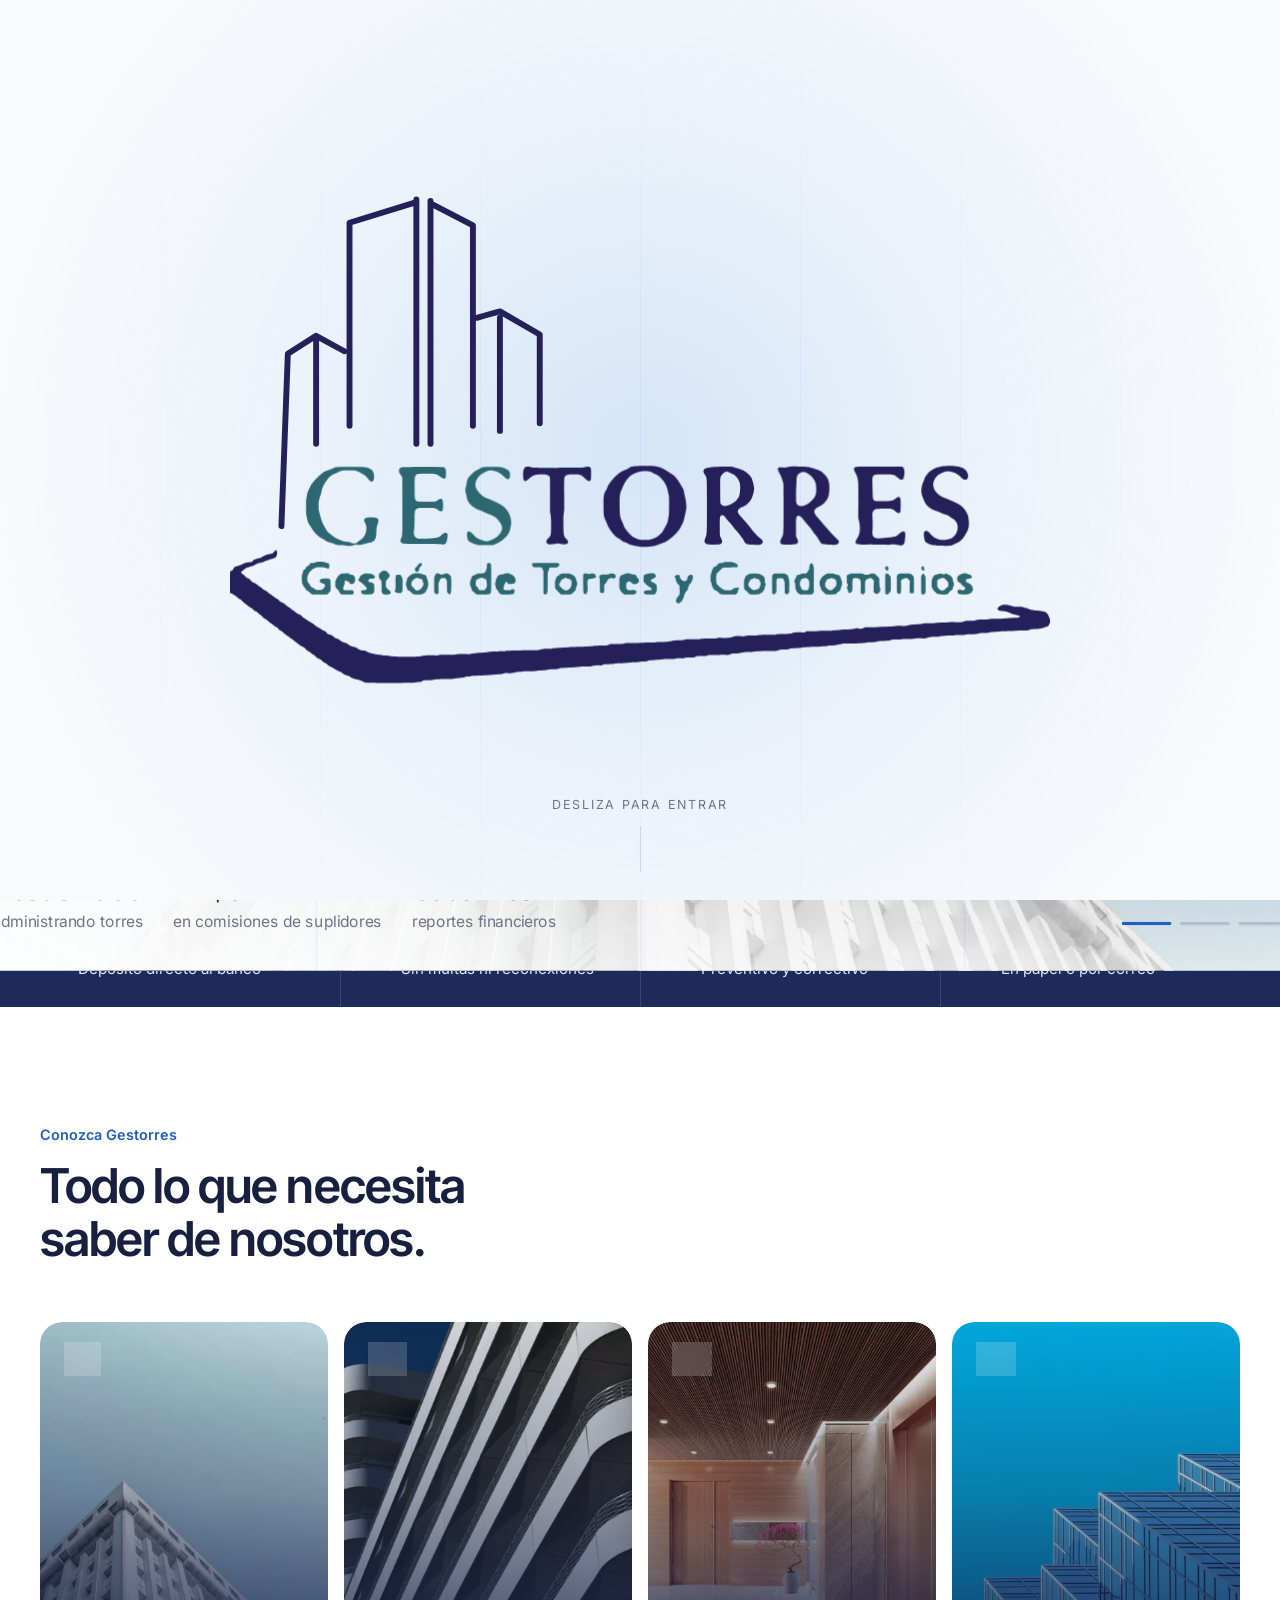
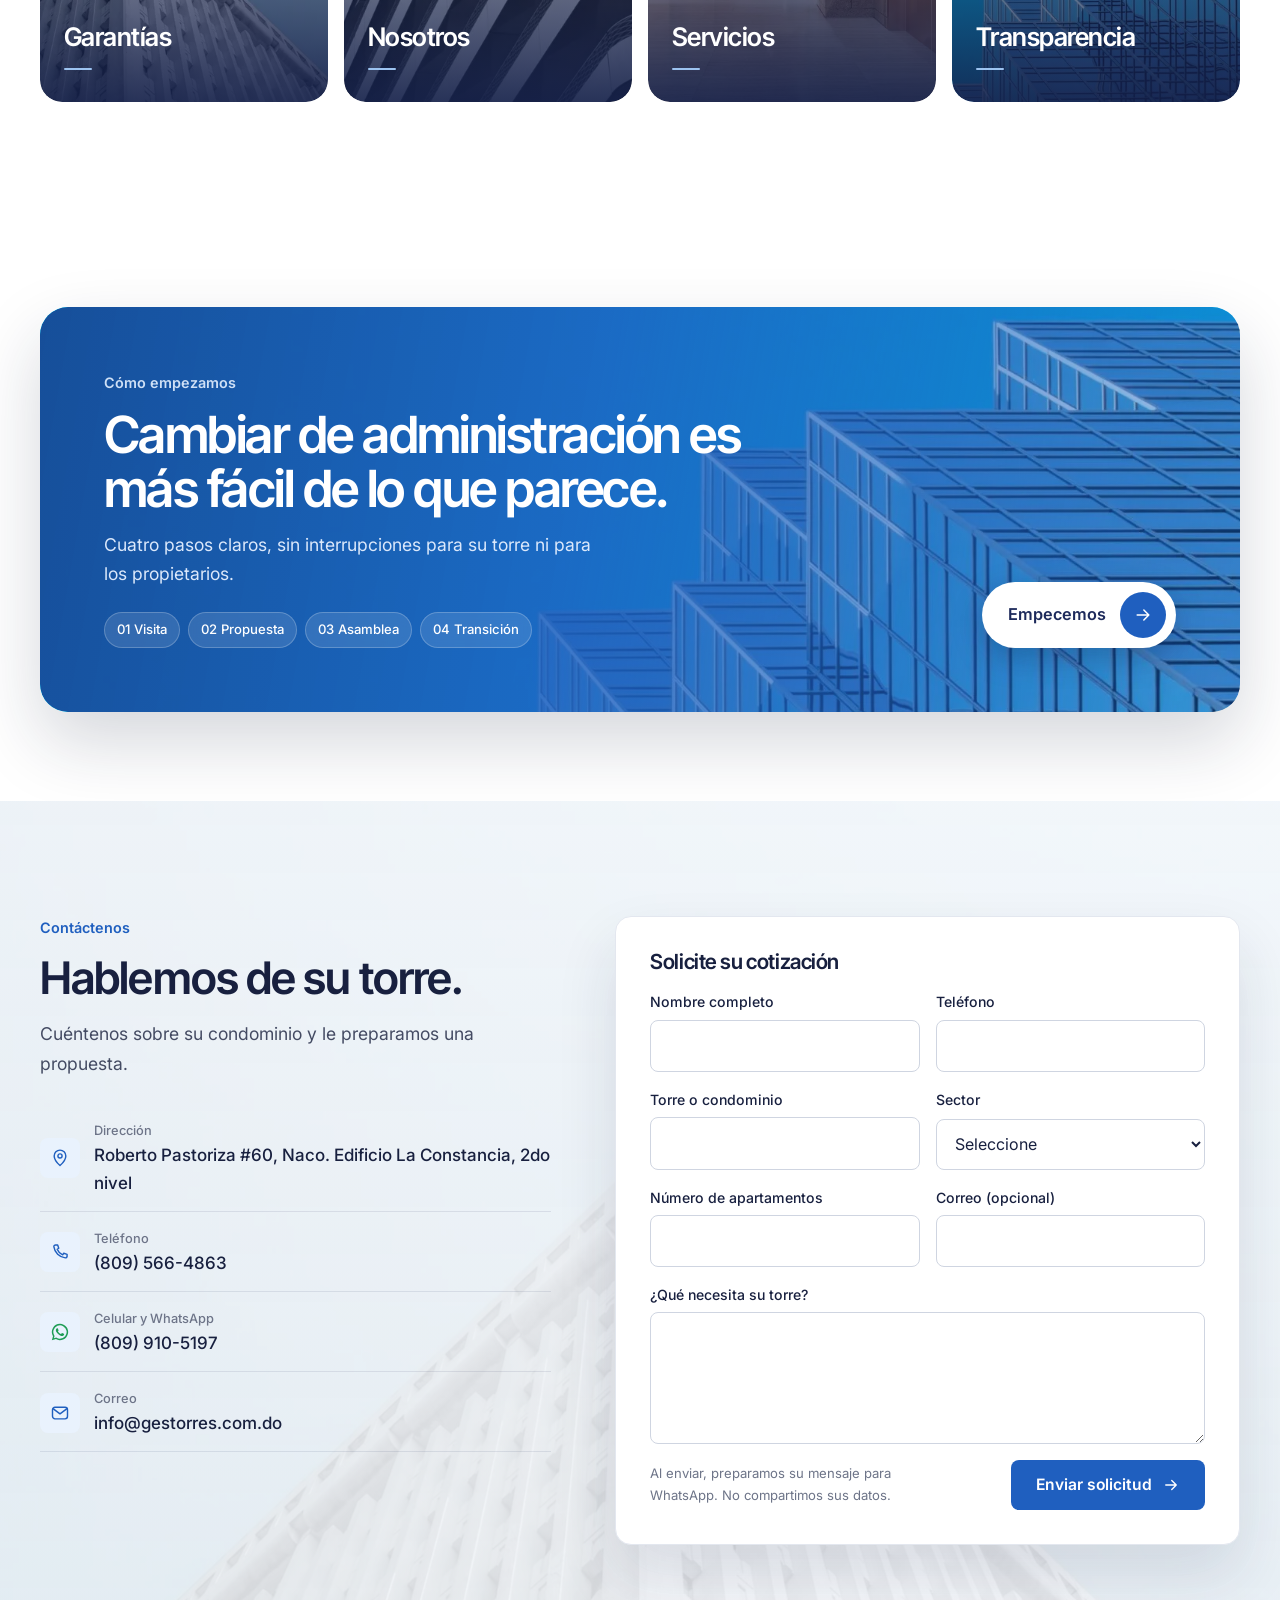
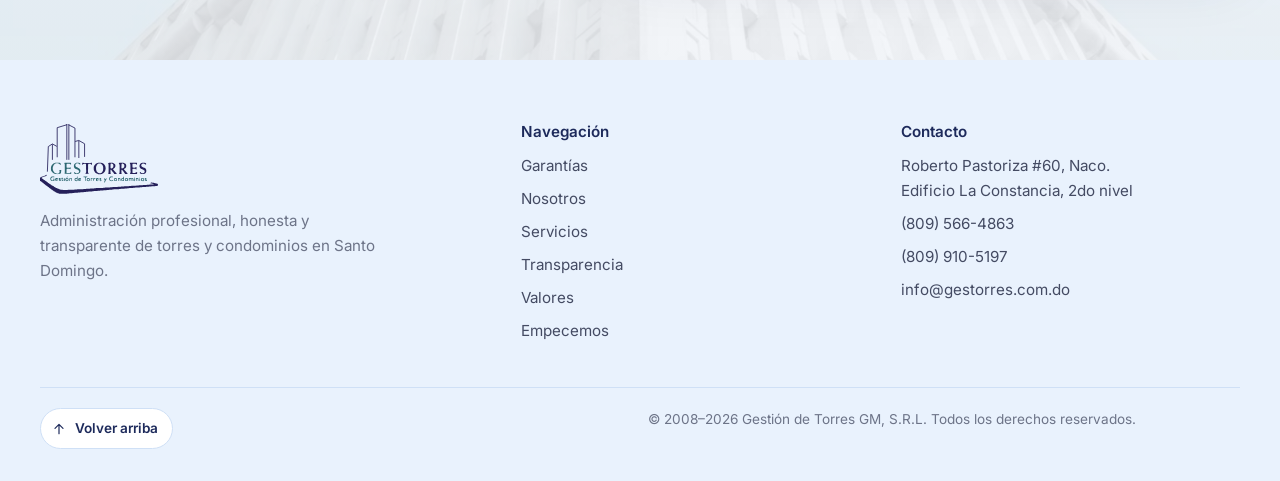
<file: index.html>
<!doctype html>
<html lang="es-DO">
<head>
<meta charset="utf-8">
<meta name="viewport" content="width=device-width, initial-scale=1, viewport-fit=cover">
<title>Gestorres · Administración de torres y condominios en Santo Domingo</title>
<meta name="description" content="Administración profesional, honesta y transparente de torres y condominios en Santo Domingo. Cero comisiones de proveedores, cero recargos y reportes financieros claros. Desde 2008.">
<meta name="theme-color" content="#ffffff">
<meta property="og:type" content="website">
<meta property="og:title" content="Gestorres · Administración de torres y condominios en Santo Domingo">
<meta property="og:description" content="Administración profesional, honesta y transparente de torres y condominios en Santo Domingo. Cero comisiones de proveedores, cero recargos y reportes financieros claros. Desde 2008.">
<meta property="og:image" content="https://gestorres.com.do/img/bg-cielo.webp">
<meta property="og:locale" content="es_DO">
<script type="application/ld+json">{"@context": "https://schema.org", "@type": "LocalBusiness", "name": "Gestorres", "legalName": "Gestión de Torres GM, S.R.L.", "description": "Administración profesional, honesta y transparente de torres y condominios en Santo Domingo. Cero comisiones de proveedores, cero recargos y reportes financieros claros. Desde 2008.", "url": "https://gestorres.com.do/", "email": "info@gestorres.com.do", "telephone": "+1-809-566-4863", "foundingDate": "2008", "image": "https://gestorres.com.do/img/logo-gestorres.png", "address": {"@type": "PostalAddress", "streetAddress": "Roberto Pastoriza #60, Edificio La Constancia, 2do nivel", "addressLocality": "Naco, Santo Domingo", "addressCountry": "DO"}, "areaServed": "Santo Domingo", "makesOffer": [{"@type": "Offer", "itemOffered": {"@type": "Service", "name": "Administración de condominios"}}, {"@type": "Offer", "itemOffered": {"@type": "Service", "name": "Cobro y depósito bancario de cuotas"}}, {"@type": "Offer", "itemOffered": {"@type": "Service", "name": "Pago de facturas de servicios"}}, {"@type": "Offer", "itemOffered": {"@type": "Service", "name": "Mantenimiento preventivo y correctivo"}}, {"@type": "Offer", "itemOffered": {"@type": "Service", "name": "Compra de suministros"}}, {"@type": "Offer", "itemOffered": {"@type": "Service", "name": "Gestión legal para cobro compulsivo"}}, {"@type": "Offer", "itemOffered": {"@type": "Service", "name": "Contratación y manejo de personal"}}, {"@type": "Offer", "itemOffered": {"@type": "Service", "name": "Presupuesto anual y reportes financieros"}}]}</script>
<link rel="canonical" href="https://gestorres.com.do/">
<link rel="icon" href="img/logo-gestorres.svg">
<link rel="preconnect" href="https://fonts.googleapis.com">
<link rel="preconnect" href="https://fonts.gstatic.com" crossorigin>
<link rel="stylesheet" href="https://fonts.googleapis.com/css2?family=Inter+Tight:wght@400;500;600;700&family=Inter:wght@400;500;600&family=JetBrains+Mono:wght@400;500&display=swap">
<link rel="preload" as="image" href="img/logo-gestorres.svg">
<link rel="stylesheet" href="css/styles.css?v=65c9695df3">
<script>/* Si se llega desde otra página del sitio, la intro del logo no se pinta ni un instante */try{if(sessionStorage.getItem("gt-transition")==="1"||(location.hash&&location.hash!=="#intro"))document.documentElement.classList.add("no-intro")}catch(e){}</script>
</head>
<body>
<svg width="0" height="0" style="position:absolute" aria-hidden="true" focusable="false">
  <defs>
    <symbol id="i-arrow" viewBox="0 0 24 24" fill="none" stroke="currentColor" stroke-width="1.8" stroke-linecap="round" stroke-linejoin="round"><path d="M5 12h14M13 6l6 6-6 6"/></symbol>
    <symbol id="i-wa" viewBox="0 0 24 24" fill="currentColor"><path d="M12 2.2A9.8 9.8 0 0 0 3.6 17l-1.4 4.8 4.9-1.3A9.8 9.8 0 1 0 12 2.2Zm0 17.8a8 8 0 0 1-4.1-1.1l-.3-.2-2.9.8.8-2.8-.2-.3A8 8 0 1 1 12 20Zm4.4-6c-.2-.1-1.4-.7-1.7-.8-.2-.1-.4-.1-.5.1l-.8 1c-.1.2-.3.2-.5.1a6.6 6.6 0 0 1-3.3-2.9c-.2-.4.2-.4.7-1.3.1-.1 0-.3 0-.4l-.8-1.8c-.2-.5-.4-.4-.5-.4h-.5a.9.9 0 0 0-.6.3 2.7 2.7 0 0 0-.9 2c0 1.2.9 2.4 1 2.5.1.2 1.7 2.7 4.2 3.7 1.6.7 2.2.7 3 .6.5-.1 1.4-.6 1.6-1.1.2-.6.2-1 .1-1.1l-.5-.5Z"/></symbol>
    <symbol id="i-phone" viewBox="0 0 24 24" fill="none" stroke="currentColor" stroke-width="1.7" stroke-linecap="round" stroke-linejoin="round"><path d="M6.6 3.5h2.6l1.3 4-1.9 1.3a12 12 0 0 0 6.6 6.6l1.3-1.9 4 1.3v2.6A2 2 0 0 1 18.4 19 15.5 15.5 0 0 1 4.6 5.6a2 2 0 0 1 2-2.1Z"/></symbol>
    <symbol id="i-mail" viewBox="0 0 24 24" fill="none" stroke="currentColor" stroke-width="1.7" stroke-linecap="round" stroke-linejoin="round"><rect x="3" y="5" width="18" height="14" rx="3"/><path d="m4 7 8 6 8-6"/></symbol>
    <symbol id="i-pin" viewBox="0 0 24 24" fill="none" stroke="currentColor" stroke-width="1.7" stroke-linecap="round" stroke-linejoin="round"><path d="M12 21s7-6.2 7-11.5A7 7 0 0 0 5 9.5C5 14.8 12 21 12 21Z"/><circle cx="12" cy="9.5" r="2.5"/></symbol>
    <symbol id="i-shield" viewBox="0 0 24 24" fill="none" stroke="currentColor" stroke-width="1.7" stroke-linecap="round" stroke-linejoin="round"><path d="M12 3 5 6v5c0 4.5 3 8.3 7 10 4-1.7 7-5.5 7-10V6l-7-3Z"/><path d="m9 12 2 2 4-4"/></symbol>
    <symbol id="i-clock" viewBox="0 0 24 24" fill="none" stroke="currentColor" stroke-width="1.7" stroke-linecap="round" stroke-linejoin="round"><circle cx="12" cy="12" r="8.5"/><path d="M12 7.5V12l3 2"/></symbol>
    <symbol id="i-chart" viewBox="0 0 24 24" fill="none" stroke="currentColor" stroke-width="1.7" stroke-linecap="round" stroke-linejoin="round"><path d="M4 20V10M10 20V4M16 20v-7M22 20H2"/></symbol>
    <symbol id="i-flip" viewBox="0 0 24 24" fill="none" stroke="currentColor" stroke-width="1.7" stroke-linecap="round" stroke-linejoin="round"><path d="M4 12a8 8 0 0 1 13.7-5.6L20 9M20 4v5h-5M20 12a8 8 0 0 1-13.7 5.6L4 15M4 20v-5h5"/></symbol>
    <symbol id="i-check" viewBox="0 0 24 24" fill="none" stroke="currentColor" stroke-width="2.2" stroke-linecap="round" stroke-linejoin="round"><path d="m5 12.5 4.5 4.5L19 7.5"/></symbol>
    <symbol id="i-chev" viewBox="0 0 24 24" fill="none" stroke="currentColor" stroke-width="1.8" stroke-linecap="round" stroke-linejoin="round"><path d="m6 9 6 6 6-6"/></symbol>
    <symbol id="i-building" viewBox="0 0 24 24" fill="none" stroke="currentColor" stroke-width="1.7" stroke-linecap="round" stroke-linejoin="round"><path d="M4 21V5l7-2v18M11 8l9 2v11M2 21h20M7 8h1M7 12h1M7 16h1M14 13h2M14 17h2"/></symbol>
    <!-- Íconos de servicios (trazos propios) -->
    <symbol id="s-cobro" viewBox="0 0 24 24" fill="none" stroke="currentColor" stroke-width="1.7" stroke-linecap="round" stroke-linejoin="round"><path d="M3 10 12 4l9 6M5 10v8M9.5 10v8M14.5 10v8M19 10v8M3 20h18"/></symbol>
    <symbol id="s-facturas" viewBox="0 0 24 24" fill="none" stroke="currentColor" stroke-width="1.7" stroke-linecap="round" stroke-linejoin="round"><path d="M6 3h9l4 4v14l-2.5-1.5L14 21l-2.5-1.5L9 21l-3-1.5V3Z"/><path d="M9 9h6M9 13h6M9 17h3"/></symbol>
    <symbol id="s-mant" viewBox="0 0 24 24" fill="none" stroke="currentColor" stroke-width="1.7" stroke-linecap="round" stroke-linejoin="round"><path d="M14.5 6.5a4 4 0 0 0 5 5l-8.8 8.8a2.1 2.1 0 0 1-3-3l8.8-8.8Z"/><path d="M14.5 6.5 17 4l3 3-2.5 2.5"/></symbol>
    <symbol id="s-sumin" viewBox="0 0 24 24" fill="none" stroke="currentColor" stroke-width="1.7" stroke-linecap="round" stroke-linejoin="round"><path d="M3 8.5 12 4l9 4.5-9 4.5-9-4.5Z"/><path d="M3 8.5v7L12 20l9-4.5v-7M12 13v7"/></symbol>
    <symbol id="s-legal" viewBox="0 0 24 24" fill="none" stroke="currentColor" stroke-width="1.7" stroke-linecap="round" stroke-linejoin="round"><path d="M12 4v16M7 20h10M5 7h14M7 7l-3 6a3 3 0 0 0 6 0L7 7ZM17 7l-3 6a3 3 0 0 0 6 0l-3-6Z"/></symbol>
    <symbol id="s-personal" viewBox="0 0 24 24" fill="none" stroke="currentColor" stroke-width="1.7" stroke-linecap="round" stroke-linejoin="round"><circle cx="9" cy="8" r="3.2"/><path d="M3 20a6 6 0 0 1 12 0M16 4.5a3.2 3.2 0 0 1 0 6.3M18 14a6 6 0 0 1 3 6"/></symbol>
    <symbol id="s-reportes" viewBox="0 0 24 24" fill="none" stroke="currentColor" stroke-width="1.7" stroke-linecap="round" stroke-linejoin="round"><rect x="3.5" y="3.5" width="17" height="17" rx="3"/><path d="M7.5 16v-3M12 16V8M16.5 16v-5"/></symbol>
  </defs>
</svg>
<a class="skip-link" href="#main">Saltar al contenido</a>

<!-- ============ HEADER ============ -->
<header class="site-header">
  <div class="container header-row">
    <nav class="nav" aria-label="Principal">
      <a href="garantias.html">Garantías</a>
      <a href="nosotros.html">Nosotros</a>
      <a href="servicios.html">Servicios</a>
      <a href="transparencia.html">Transparencia</a>
    </nav>
    <button class="menu-toggle" type="button" aria-label="Abrir menú" aria-expanded="false" aria-controls="mobile-menu"><span></span></button>
    <a class="brand" href="#inicio" aria-label="Gestorres, ir al inicio">
      <img src="img/logo-gestorres.svg" alt="Gestorres, Gestión de Torres y Condominios" width="638" height="379">
    </a>
    <div class="header-actions">
      <button class="pill lang-toggle" type="button" data-lang-toggle aria-label="Switch to English" lang="en">EN</button>
      <a class="pill" href="nosotros.html#valores">Valores</a>
      <a class="pill" href="#contacto">Contacto</a>
      <a class="pill pill-primary" href="#contacto">Cotizar</a>
    </div>
  </div>
  <nav class="mobile-menu" id="mobile-menu" aria-label="Menú">
    <a href="garantias.html">Garantías</a>
    <a href="nosotros.html">Nosotros</a>
    <a href="servicios.html">Servicios</a>
    <a href="transparencia.html">Transparencia</a>
    <a href="nosotros.html#valores">Valores</a>
    <a href="#contacto">Contacto</a>
  </nav>
</header>

<main id="main">
<div class="top-sentinel" aria-hidden="true"></div>

<!-- ============ INTRO: logo grande y transición al hacer scroll ============ -->
<section class="intro" id="intro" aria-label="Gestorres, Gestión de Torres y Condominios">
  <div class="intro-stage">
    <div class="intro-strips" aria-hidden="true"><span></span><span></span><span></span><span></span><span></span><span></span></div>
    <div class="intro-bg" aria-hidden="true"><span class="intro-glow"></span><span class="intro-grid"></span></div>
    <div class="intro-logo" aria-hidden="true">
      <svg class="intro-towers" viewBox="0 0 638 379" fill="none" stroke="#25205a" stroke-width="4.6" stroke-linecap="round" stroke-linejoin="round"><g class="tw t1"><path pathLength="1" d="M40 256 L45 122 L67 108 L89 120 M67 112 V192"/></g><g class="tw t2"><path pathLength="1" d="M93 178 V20 L145 4 M145 2 V192 M156 3 V192 M156 5 L189 22 V178"/></g><g class="tw t3"><path pathLength="1" d="M192 94 L210 89 L241 107 V176 M210 94 V182"/></g></svg>
      <span class="intro-band"></span>
      <svg class="intro-mark" viewBox="0 0 638 379"><path class="is" fill="#25205a" d="M107.94 377.98C107.59 377.93 106.83 377.89 106.24 377.89C104.9 377.87 104.12 377.64 103.28 377.01C102.89 376.72 102.22 376.39 101.6 376.18C101.03 375.99 100.41 375.76 100.23 375.67C100.04 375.58 99.34 375.42 98.67 375.32C97.33 375.11 97.26 375.1 95.46 374.45C94.5 374.11 94.1 373.89 93.63 373.46C92.83 372.71 92.25 372.43 90.52 371.98C88.81 371.53 88.62 371.44 87.8 370.71C87.12 370.1 86.07 369.53 84.71 369.04C84.14 368.84 82.94 368.16 81.43 367.18C79.94 366.22 78.74 365.54 78.24 365.37C77.17 365.01 77.07 364.95 76.12 364.12C75.25 363.35 74.34 362.74 73.27 362.2C72.9 362.01 72.28 361.52 71.89 361.11C71.05 360.22 70.37 359.77 69.17 359.32C68.24 358.98 67.08 358.09 66.19 357.03C65.87 356.66 65.41 356.35 64.66 356C63.84 355.6 63.41 355.3 62.76 354.64C62.12 353.99 61.65 353.64 60.67 353.14C59.54 352.56 59.35 352.41 58.81 351.68C58.07 350.67 57.68 350.33 56.91 350.06C55.47 349.54 54.53 349.01 53.62 348.19C53.11 347.73 52.2 347.01 51.6 346.6C50.99 346.19 50.09 345.48 49.6 345.04C49.1 344.59 48.42 344.09 48.1 343.92C47.77 343.76 47.13 343.29 46.68 342.88C46.23 342.47 45.57 341.96 45.21 341.75C44.02 341.05 41.9 339.43 41.07 338.6C40.45 337.97 40.08 337.7 39.49 337.48C38.62 337.15 38.14 336.73 37.57 335.81C37.23 335.26 37.03 335.11 35.85 334.5C34.85 333.98 34.28 333.58 33.6 332.93C33.05 332.4 32.29 331.83 31.7 331.51C31.07 331.17 30.36 330.63 29.71 329.99C29.1 329.41 28.31 328.8 27.75 328.49C26.22 327.63 25.9 327.38 25.07 326.38C24.45 325.62 24.1 325.33 23.4 324.96C22.77 324.63 22.31 324.26 21.8 323.68C21.2 323 20.9 322.77 19.95 322.32C19.08 321.9 18.64 321.6 18.09 321.02C17.41 320.31 15.94 319.31 14.26 318.42C13.87 318.21 13.3 317.74 12.9 317.28C12.52 316.85 11.85 316.27 11.42 315.99C10.99 315.71 10.2 315 9.66 314.41C8.81 313.47 8.56 313.28 7.66 312.86C6.88 312.5 6.47 312.22 5.98 311.69C5.62 311.31 4.9 310.73 4.38 310.42C3.86 310.11 3.18 309.64 2.87 309.38C1.88 308.55 1.51 308.38 0.72 308.38C0 308.38 0 308.38 0 299.7C0 291.03 0 291.03 0.58 290.95C1.4 290.84 1.87 290.5 2.36 289.67C3.51 287.71 3.42 287.76 7.77 286.57C8.15 286.46 8.74 286.18 9.08 285.94C10.44 284.96 12.47 284.35 15.12 284.12C17.09 283.95 17.55 283.74 17.8 282.91C18.01 282.22 19.94 281.42 22.55 280.94C23.73 280.72 24.29 280.49 25.23 279.82C26.04 279.24 26.94 278.81 27.75 278.62C28.12 278.53 28.74 278.33 29.12 278.16C29.54 277.97 30.23 277.81 30.89 277.74C32.55 277.57 33.21 277.23 34.05 276.12C35.42 274.33 37.31 275.27 36.56 277.38C36.46 277.67 36.37 278.15 36.38 278.46C36.38 279.94 35.3 280.79 32.25 281.68C29.38 282.51 28.91 282.69 26.85 283.64C26 284.04 25.28 284.24 23.6 284.57C22.42 284.81 21.25 285.1 21.01 285.23C20.09 285.71 18.67 286.48 18.12 286.79C17.81 286.97 17.13 287.2 16.62 287.31C16.11 287.42 15.35 287.62 14.94 287.75C14.53 287.88 13.9 288.05 13.55 288.13C12.81 288.28 12.02 288.78 10.72 289.89C10.22 290.33 9.54 290.87 9.22 291.09C8.11 291.85 8.28 292.37 10.01 293.51C10.59 293.9 11.28 294.46 11.55 294.76C12.67 296.04 12.83 296.17 13.93 296.68C15.08 297.22 15.52 297.56 16.48 298.73C17.05 299.42 17.39 299.64 18.49 300.02C19.35 300.31 20.11 300.81 21.56 302.04C22.17 302.56 23.07 303.2 23.55 303.46C24.03 303.72 24.81 304.29 25.27 304.73C25.86 305.28 26.4 305.65 27.03 305.92C28.45 306.55 28.66 306.68 29.21 307.34C29.55 307.74 30.23 308.27 31.13 308.82C31.89 309.3 32.91 310.03 33.38 310.46C34.43 311.41 35.06 311.84 36.23 312.43C36.83 312.73 37.51 313.23 38.17 313.85C38.99 314.62 39.52 314.98 40.87 315.69C42.29 316.43 42.67 316.7 43.43 317.48C44.11 318.19 44.56 318.52 45.41 318.95C46.16 319.33 46.79 319.78 47.41 320.36C47.91 320.83 48.71 321.43 49.19 321.68C49.67 321.94 50.46 322.54 50.96 323C51.69 323.7 52.15 323.99 53.55 324.68C55.08 325.42 55.33 325.6 56.14 326.44C56.89 327.21 57.28 327.5 58.37 328.05C59.09 328.43 60.19 329.13 60.81 329.63C61.55 330.22 62.41 330.75 63.33 331.19C64.54 331.76 64.85 331.98 65.64 332.78C66.19 333.34 66.84 333.86 67.25 334.06C67.63 334.25 68.3 334.64 68.75 334.93C71.22 336.52 72.39 337.21 73.06 337.47C74.4 337.98 74.66 338.16 75.16 338.91C75.71 339.75 76.1 339.97 77.87 340.49C79.21 340.87 79.55 341.08 80.83 342.27C81.71 343.09 82.05 343.28 83 343.5C84.04 343.74 85.02 344.29 85.86 345.1C86.73 345.94 88.01 346.56 89.3 346.77C90.34 346.94 91.02 347.26 91.82 347.97C92.92 348.95 94.51 349.72 95.77 349.88C97.28 350.08 97.87 350.3 99.23 351.21C100.97 352.37 101.67 352.62 104 352.88C104.92 352.99 105.42 353.12 106.25 353.5C108 354.29 109.4 354.83 110.12 355C110.5 355.09 111.09 355.27 111.43 355.4C112.47 355.8 113.73 356.01 115.81 356.13C116.91 356.19 118.15 356.32 118.56 356.43C119.02 356.55 119.86 356.62 120.71 356.62C121.87 356.62 122.46 356.7 124.15 357.09C127.21 357.78 145.75 357.87 148.25 357.2C150.32 356.65 154.98 356.42 160.45 356.6C161.32 356.63 161.82 356.58 162.63 356.36C163.66 356.09 163.85 356.08 169.25 356.1C173.85 356.11 174.95 356.08 175.65 355.92C176.72 355.68 180.76 355.56 185.06 355.64C186.09 355.66 186.54 355.6 187.56 355.32C188.38 355.1 189.33 354.95 190.32 354.89C191.16 354.83 191.91 354.74 192.01 354.68C192.11 354.61 193.76 354.53 195.69 354.49C198.23 354.43 199.41 354.36 200 354.22C202.55 353.6 202.71 353.58 208.06 353.55C212.72 353.53 213.31 353.5 214.56 353.26C216.11 352.95 220.46 352.82 232.84 352.68C238.86 352.62 239.43 352.59 240.07 352.37C240.46 352.24 241.21 352.08 241.73 352.01C242.26 351.94 243.05 351.79 243.5 351.68C244.13 351.52 245.06 351.46 247.66 351.42C250.79 351.38 251.08 351.36 252.04 351.07C253.13 350.74 255.11 350.6 261.75 350.38C263.31 350.33 264.76 350.22 265 350.14C265.25 350.05 266.04 350 266.81 350.01C272.32 350.08 280.91 349.74 282.44 349.38C283.45 349.14 288.29 348.92 291.94 348.93C293.44 348.94 293.44 348.94 294.56 348.38C295.69 347.82 295.69 347.82 300.56 347.74C305.52 347.66 306.01 347.61 307.19 347.11C307.47 346.99 308.8 346.94 312.44 346.93C315.12 346.91 319.28 346.83 321.69 346.74C324.09 346.65 326.95 346.59 328.04 346.61C329.74 346.64 330.18 346.6 331.17 346.36C332.24 346.1 332.54 346.08 336.06 346.11C339.45 346.14 339.93 346.12 341.05 345.88C341.73 345.74 342.5 345.62 342.76 345.62C343.02 345.62 343.58 345.51 344.02 345.37C344.95 345.07 345.55 345.02 349.62 344.88C352.6 344.78 352.71 344.77 353.5 344.43C354.31 344.07 354.31 344.07 359.57 344.04C363.8 344.02 365.07 343.97 366.07 343.8C367.02 343.64 368.59 343.57 372.69 343.5C377.31 343.42 378.17 343.38 378.81 343.19C379.67 342.93 380.64 342.9 383.69 343.05C385.47 343.14 386 343.12 387 342.94C387.65 342.82 388.75 342.68 389.44 342.63C390.51 342.55 390.81 342.47 391.5 342.11C392.46 341.61 395.18 341.46 397.81 341.75C399.17 341.9 399.21 341.9 400.87 341.51C402.55 341.13 402.55 341.12 406.31 341.12C409.24 341.12 410.28 341.07 411.06 340.92C411.85 340.76 413.34 340.7 418.19 340.63C423.42 340.55 424.42 340.5 425.06 340.32C425.69 340.14 426.68 340.09 430.94 340.01C436.29 339.91 436.36 339.9 437.57 339.27C438.41 338.83 438.46 338.82 440.69 338.62C441.94 338.5 442.61 338.5 443.62 338.62C446.5 338.95 446.35 338.96 447.62 338.38C448.6 337.93 448.87 337.85 449.6 337.86C450.06 337.86 451.79 337.87 453.44 337.87C455.46 337.88 456.86 337.82 457.69 337.7C458.56 337.58 460.17 337.52 462.95 337.51C465.16 337.5 467.38 337.45 467.89 337.38C468.4 337.32 469.91 337.2 471.25 337.12C472.59 337.05 474.28 336.87 475 336.75C476.04 336.56 476.87 336.51 479 336.52C481.12 336.54 481.89 336.49 482.62 336.33C483.14 336.21 483.98 336.07 484.5 336.01C485.02 335.95 485.96 335.81 486.6 335.69C487.62 335.51 487.91 335.5 488.92 335.65C490.99 335.94 491.69 335.87 492.94 335.25C494.03 334.7 494.03 334.7 498.61 334.67C501.97 334.65 503.55 334.59 504.55 334.45C505.56 334.3 506.93 334.25 509.8 334.25C513.7 334.25 515.97 334.13 518.06 333.81C520.16 333.48 521.11 333.46 523.07 333.68C524.92 333.89 524.95 333.89 525.88 333.62C529.64 332.55 529.26 332.61 533.06 332.5C535.58 332.43 536.76 332.35 537.25 332.21C537.63 332.11 538.25 331.98 538.62 331.94C539 331.9 539.76 331.77 540.31 331.66C541.11 331.51 541.63 331.49 542.88 331.57C544.74 331.7 548.01 331.65 548.62 331.5C550.05 331.13 551.77 331 555.09 331C557 331 558.93 330.94 559.38 330.86C560.53 330.67 562.83 330.63 564.44 330.78C566.66 330.99 569.59 330.72 571.21 330.18C572.49 329.75 572.49 329.75 575.71 329.7C578.57 329.66 579.01 329.62 579.57 329.4C581.21 328.75 582.44 328.61 586.19 328.64C589.61 328.68 589.72 328.67 591.12 328.34C592.53 328.01 592.65 328.01 596.56 328.01C599.28 328.02 601.19 327.96 602.5 327.83C603.57 327.72 606.1 327.6 608.12 327.56C615.08 327.41 616.83 326.35 611.97 325.23C609.16 324.58 608.06 324.25 607.39 323.83C605.62 322.74 603.4 322.15 600.56 322.02C596.54 321.82 595.97 320.3 599.13 318.25C601.27 316.87 603.25 316.88 608.88 318.31C609.53 318.47 610.22 318.64 610.4 318.68C610.59 318.72 612.02 318.76 613.58 318.77C616.42 318.78 616.42 318.78 617.23 319.21C617.88 319.56 618.26 319.67 619.17 319.76C620.13 319.86 620.42 319.95 621.06 320.33C621.47 320.57 622.12 320.83 622.5 320.9C622.88 320.97 623.74 321.16 624.41 321.33C625.17 321.51 626.02 321.63 626.66 321.63C627.23 321.63 627.94 321.69 628.25 321.76C628.56 321.83 629.66 321.93 630.69 321.99C634.46 322.18 636.32 323.52 637.18 326.65C637.29 327.04 637.52 327.52 637.69 327.73C638.07 328.18 638.18 331.2 637.82 331.49C637.72 331.58 637.52 332.01 637.37 332.45C637.01 333.53 636.64 333.95 635.83 334.18C635.48 334.29 634.68 334.57 634.06 334.8C631.32 335.86 630.53 336.01 626.81 336.14C623.59 336.25 623.39 336.27 622.3 336.62C620.64 337.16 619.94 337.24 616.12 337.31C614.23 337.35 612.12 337.44 611.44 337.51C610.06 337.65 602.92 337.91 601.25 337.88C600.67 337.87 599.57 337.95 598.81 338.07C597.99 338.19 596.36 338.29 594.75 338.32C591.69 338.37 591.5 338.4 590.59 338.82C589.96 339.11 589.84 339.12 587.12 339.12C585.58 339.13 584.11 339.18 583.86 339.25C580.88 340.08 579.66 340.25 576.68 340.25C574.49 340.25 573.32 340.31 571.92 340.5C570.58 340.68 569.35 340.75 567.49 340.75C566 340.75 564.63 340.81 564.24 340.9C563.87 340.98 562.72 341.05 561.69 341.06C560.66 341.06 559.28 341.14 558.62 341.22C557.97 341.31 556.37 341.43 555.06 341.49C553.02 341.59 552.57 341.65 551.81 341.92C550.96 342.22 550.85 342.23 548.81 342.16C546.47 342.09 545.43 342.22 541.94 343C540 343.44 539.51 343.47 536.88 343.32C535.43 343.24 534.73 343.26 533.44 343.43C529.86 343.9 528.25 344 525.75 343.92C523.61 343.85 523.21 343.87 522.5 344.07C521.81 344.26 521.19 344.3 518.44 344.31C515.19 344.31 515.19 344.31 514.21 344.73C513.1 345.2 512.09 345.31 507.25 345.5C505.07 345.58 504.28 345.66 503.06 345.94C501.75 346.23 501.21 346.28 498.69 346.33C496.24 346.38 495.61 346.43 494.44 346.69C492.96 347.02 486.45 347.3 479.94 347.31C477.3 347.31 477.15 347.33 476.19 347.65C474.37 348.25 472.94 348.52 470.96 348.63C469.92 348.69 468.81 348.8 468.5 348.87C468.19 348.93 467.55 348.99 467.08 348.99C466.61 349 465.49 349.11 464.58 349.24C463.68 349.37 462.23 349.52 461.38 349.56C460.52 349.61 459.59 349.71 459.31 349.79C459.02 349.87 457.74 349.94 456.19 349.95C452.41 349.97 445.93 350.33 444.25 350.61C442.74 350.85 440.7 351 438.75 351C436.81 351 436.81 351 435.38 351.52C433.94 352.04 433.94 352.04 431.31 352.06C428.28 352.09 427.36 352.21 426.17 352.72C425.31 353.1 425.31 353.1 418.69 353.16C411.94 353.23 409.49 353.35 407.38 353.72C406.55 353.86 405.34 353.93 403.37 353.95C400.68 353.97 397.1 354.49 396.31 354.98C396.24 355.02 394.87 355.09 393.25 355.12C390.31 355.19 390.31 355.19 389.22 355.74C388.02 356.34 388.11 356.33 384.12 356.05C383.37 355.99 382.73 356.03 381.94 356.18C381 356.36 380.14 356.39 376.69 356.36C372.56 356.33 372.56 356.33 371.5 356.68C370.44 357.03 370.43 357.03 366.88 357.05C363.31 357.06 363.31 357.06 362.19 357.61C360.87 358.25 359.56 358.43 357.53 358.23C355.93 358.07 354.22 358.26 353.39 358.68C352.76 359 352.76 359 350.41 358.92C348.31 358.85 347.89 358.88 346.44 359.13C345.02 359.38 344.36 359.42 341.19 359.43C338.13 359.44 337.43 359.48 336.69 359.67C336.04 359.84 335.19 359.91 333.44 359.95C332.13 359.98 330.64 360.05 330.12 360.12C329.61 360.19 328.46 360.28 327.56 360.32C326.28 360.38 325.83 360.45 325.44 360.66C325.16 360.8 324.77 361 324.56 361.11C324.27 361.26 323.68 361.3 321.88 361.32C319.84 361.34 319.45 361.38 318.62 361.64C317.81 361.89 317.46 361.92 316.01 361.9C315.08 361.89 313.98 361.94 313.57 362.01C313.15 362.08 311.55 362.19 310 362.25C308.45 362.32 306.96 362.43 306.69 362.51C306.41 362.58 304.75 362.69 303 362.75C300.22 362.84 299.69 362.89 298.88 363.14C297.99 363.41 297.72 363.43 294.44 363.43C290.94 363.44 290.94 363.44 290.07 363.91C289.13 364.42 288.44 364.5 287.14 364.25C286.66 364.16 286.25 364.18 285.53 364.32C285 364.42 284.28 364.5 283.94 364.5C283.59 364.5 282.63 364.68 281.81 364.9C280.31 365.3 280.31 365.3 276.44 365.32C273.66 365.33 272.44 365.38 272.12 365.5C271.85 365.59 270.52 365.7 268.62 365.76C266.94 365.82 264.92 365.93 264.12 366C263.33 366.07 261.76 366.18 260.62 366.24C258.1 366.37 256.88 366.55 255.57 366.96C254.66 367.25 254.33 367.28 252.04 367.32C249.89 367.36 249.31 367.41 248.16 367.67C246.19 368.13 243.36 368.43 242 368.33C241.2 368.28 240.28 368.33 238.84 368.5C237.73 368.64 236.33 368.8 235.74 368.87C235.15 368.94 233.42 369 231.9 369C230.38 369 228.58 369.05 227.91 369.12C227.24 369.18 225.98 369.3 225.12 369.37C224.27 369.45 223.03 369.62 222.38 369.75C218.53 370.52 218.32 370.54 216.18 370.45C214.24 370.37 214.11 370.38 213.16 370.68C211.97 371.06 209.66 371.35 206.94 371.46C205.8 371.5 204.67 371.61 204.31 371.72C203.87 371.85 202.54 371.93 199.69 372.01C197.49 372.07 194.9 372.17 193.94 372.25C192.97 372.32 191.2 372.43 190 372.49C188.72 372.56 187.53 372.68 187.12 372.8C186.75 372.91 185.97 373 185.39 373C184.53 373 184.09 373.08 182.95 373.45C182.19 373.69 181.21 373.92 180.75 373.95C180.3 373.98 179.1 374.06 178.07 374.13C176.79 374.22 175.69 374.38 174.57 374.64C172.95 375.02 172.92 375.03 169.75 375C165.96 374.97 160.41 375.16 159.19 375.37C158.71 375.45 157.83 375.6 157.25 375.7C156.58 375.81 155.26 375.88 153.69 375.88C150.62 375.89 150.34 375.94 149.25 376.69C148.39 377.28 148.39 377.28 146.79 377.38C145.91 377.44 144.96 377.54 144.69 377.62C143.6 377.91 109.91 378.24 107.94 377.98Z"/><g class="iw"><path class="il" style="--i:0" fill="#2d6872" d="M89.94 271.24C89.15 271.07 88 270.96 86.12 270.88C83.15 270.76 83.05 270.74 81 269.85C80.1 269.46 78.98 269.09 77.99 268.87C76.05 268.43 75.39 268.14 73.73 267.03C73.02 266.55 71.84 265.85 71.11 265.46C68.01 263.81 65.66 261.27 62.46 256.1C60.5 252.94 60.42 252.71 59.6 248.62L59.19 246.56L59.19 241C59.19 235.75 59.2 235.36 59.46 234.12C59.61 233.4 59.8 232.39 59.87 231.88C60.12 230.16 60.5 229.21 63.04 224.02C63.25 223.58 63.8 222.82 64.25 222.33C64.7 221.84 65.32 221.13 65.62 220.75C66.67 219.46 70.06 216.16 71.51 215.03C73.63 213.38 74.05 213.17 77.62 212.06C78.21 211.88 79.31 211.46 80.06 211.12C82.69 209.97 82.2 210.01 93.75 209.99C106.08 209.96 107.34 210.15 110.41 212.57C112.52 214.22 112.72 220.92 110.69 221.48C109.52 221.81 108.61 221.09 106.54 218.21C105.5 216.78 104.75 216.22 101.87 214.76C98.18 212.88 98.14 212.87 94 212.72C88.31 212.52 86.65 212.68 85.01 213.58C84.56 213.83 83.85 214.22 83.44 214.45C83.03 214.67 82.21 215.03 81.63 215.25C78.77 216.3 76.97 217.89 74.54 221.5C72.46 224.61 72.08 225.47 71.19 229.19C70.96 230.15 70.6 231.42 70.39 232C69.13 235.54 68.84 237.24 68.9 240.68L68.95 243.31L69.55 245.69C70.79 250.61 72 254.05 73.17 255.92C73.6 256.62 74.26 257.77 74.63 258.48C75.47 260.1 76.34 261.06 78.02 262.23C78.73 262.72 79.71 263.46 80.19 263.88C81.81 265.3 81.89 265.34 85.43 266.71C88.62 267.93 88.8 267.99 90.44 268.18C91.27 268.28 92.82 268.58 93.88 268.86C97.59 269.82 97.62 269.82 99.25 268.5C99.7 268.14 100.6 267.47 101.25 267C103.57 265.35 104.63 263.99 105.42 261.62C106.51 258.33 106.38 255.69 104.99 253.27C103.3 250.33 104.68 249.19 109.88 249.23C115.43 249.27 116.24 250.08 114.93 254.25C113.98 257.25 113.99 257.21 113.88 260.5C113.68 266.48 112.58 268.22 108.62 268.88C107.12 269.13 105.59 269.51 103.18 270.25C101.64 270.73 100.7 270.8 99.16 270.58C97.75 270.38 97.65 270.4 95.88 271C94.3 271.54 91.75 271.65 89.94 271.24Z"/><path class="il" style="--i:1" fill="#2d6872" d="M164.31 270.15C163.66 269.99 161.64 269.95 149.25 269.88C139.43 269.83 134.82 269.76 134.56 269.67C132.54 268.95 132.15 267.59 133.29 265.25C134.18 263.41 134.14 264.7 134.1 240.31L134.06 218.31L133.74 217.62C133.56 217.25 133.04 216.44 132.58 215.84C130.79 213.45 131.11 211.15 133.33 210.38C134.05 210.14 151.03 209.94 159.53 210.08L166.19 210.19L166.77 210.53C167.88 211.18 168.06 211.8 168.06 214.88C168.06 219.83 167.59 220.11 163.59 217.51C160.1 215.24 160.43 215.31 153.06 215.31C143.09 215.31 143.57 214.75 143.66 226.35C143.75 237.85 143.13 237.13 152.87 237.12C160 237.12 159.99 237.12 161.98 235.67C164.74 233.66 165.82 234.8 165.81 239.75C165.8 244.64 164.97 245.6 162.29 243.8C159.54 241.94 159.51 241.94 152.44 241.94C143.44 241.94 143.77 241.59 143.63 251.31C143.55 256.63 143.52 257.34 143.26 258.81C142.51 263.07 143.55 265.22 146.63 265.75C148.17 266.02 156.7 265.86 158.12 265.53C158.78 265.39 159.92 265.18 160.65 265.09C162.41 264.85 163 264.54 164.7 262.97C166.56 261.25 167.55 260.87 168.57 261.5C169.47 262.06 169.56 262.9 169 265.99C168.29 270.01 167.26 270.92 164.31 270.15Z"/><path class="il" style="--i:2" fill="#2d6872" d="M193.06 270.79C191.91 270.59 191.26 270.37 189.16 269.53C185.61 268.1 185.21 267.7 184.61 265C183.96 262.05 184.47 260.19 185.93 260.19C186.74 260.19 188.26 261.45 190.58 264.07C191.73 265.37 193.81 266.39 197.79 267.61C199.7 268.2 201.77 267.72 205.52 265.85C209.49 263.86 212.33 259.44 211.56 256.43C210.51 252.33 205.97 247.84 201.89 246.89C200.3 246.51 199.59 246.23 197.69 245.24C196.79 244.78 195.39 244.16 194.56 243.87C189 241.92 184.77 237.89 184.24 234.03C184.04 232.59 183.79 231.44 183.44 230.27C182.96 228.68 183 227.26 183.56 225.27C183.79 224.44 184.08 223.11 184.18 222.32C184.57 219.54 185.22 218.41 188.02 215.68C189.92 213.83 190.31 213.53 192.07 212.59C192.9 212.15 193.9 211.58 194.28 211.34C196.34 210.02 196.44 210 202.58 209.92C211.05 209.81 211.43 209.87 214.67 211.54C217.34 212.91 217.81 213.62 217.81 216.25C217.8 220.28 216.44 220.64 213.17 217.48C209.43 213.86 204.66 212.04 201.25 212.94C199.47 213.4 195 215.85 194.13 216.83C190.39 221.09 189.92 224.6 192.59 228.5C194.79 231.71 197.27 233.64 200.56 234.69C201.39 234.96 203.03 235.66 204.38 236.32C205.67 236.96 207.12 237.62 207.59 237.79C211.09 239.07 214.01 241.37 216.12 244.51C218.38 247.88 219.29 252.38 218.46 256.12C218.28 256.92 218.05 258.04 217.94 258.62C217.05 263.28 211.7 268.39 205.56 270.44L204.56 270.78L198.94 270.81C195.84 270.82 193.2 270.82 193.06 270.79Z"/><path class="il" style="--i:3" fill="#25205a" d="M247.69 270.06C245.65 269.34 245.52 267.32 247.4 265.75C249.51 264.01 249.74 263.19 249.82 257.26C249.89 252.22 249.72 248.74 249.28 246.56L248.96 244.94L248.99 231.88C249.03 217.47 249.05 218 248.24 217.08C247.29 216 245.72 215.67 242.06 215.79C236.85 215.96 235.48 216.49 231.94 219.72C229.12 222.29 228.01 221.32 227.99 216.28C227.97 210.53 229.34 209.12 233.94 210.16C234.69 210.33 235.54 210.52 235.81 210.58C236.09 210.63 238.79 210.68 241.81 210.68C244.84 210.69 248.66 210.74 250.31 210.8C252.61 210.89 253.7 210.87 255 210.74C256.25 210.61 258.97 210.57 265.44 210.57L274.19 210.56L275.67 210.16C278.49 209.38 280.17 209.72 280.76 211.19C281.04 211.88 281.03 219.32 280.75 219.97C280.04 221.59 278.7 221.32 276.25 219.05C272.99 216.03 272.41 215.83 267.06 215.83C262.85 215.83 261.51 216.16 260.67 217.41C259.96 218.46 259.97 218.28 259.99 231.25L260.01 243.19L259.69 245.75C259.4 248.12 259.38 248.71 259.38 253.51C259.37 262.66 259.58 263.89 261.45 265.89C264.68 269.35 262.93 270.88 256.88 269.88L255.08 269.58L253.01 269.92C250.67 270.3 248.53 270.36 247.69 270.06Z"/><path class="il" style="--i:4" fill="#25205a" d="M318.61 272.12C317.85 272.03 314.65 271.36 312.96 270.92C312.55 270.82 311.46 270.41 310.52 270.01C309.58 269.61 308.26 269.07 307.58 268.81C306.73 268.49 305.82 268 304.7 267.26C303.8 266.66 302.7 265.95 302.25 265.69C299.2 263.88 294.91 258.48 293.5 254.69C293.22 253.93 292.58 252.44 292.07 251.38C290.74 248.56 290.64 247.83 290.6 239.81C290.56 232.98 290.82 230.99 292.01 229.04C292.69 227.93 293.09 227.13 293.58 225.83C294.13 224.4 294.47 223.8 295.43 222.62C295.85 222.11 296.71 221.01 297.35 220.18C300.27 216.33 303.7 213.58 307.04 212.42C308.48 211.92 308.8 211.77 310.26 210.88C312.4 209.59 313.91 209.37 321.31 209.29C330.13 209.18 333.02 209.56 336.34 211.23C337.01 211.57 338.15 212.13 338.88 212.48C339.6 212.82 340.72 213.49 341.38 213.97C342.03 214.44 343.15 215.21 343.88 215.68C345.54 216.75 345.86 217.06 347.48 219.17C349.28 221.51 349.52 221.85 350.39 223.43C350.81 224.18 351.48 225.29 351.88 225.9C352.8 227.28 353.05 227.97 353.31 229.76C353.42 230.54 353.69 231.86 353.89 232.69C354.62 235.58 355.02 238.36 355.04 240.56C355.05 242.98 355.11 242.67 353.18 251.09C352.94 252.13 352.7 252.79 352.24 253.65C351.9 254.29 351.18 255.71 350.64 256.81C349.15 259.8 346.05 263.15 341.78 266.35C339.4 268.13 339.22 268.23 336.37 269.29C335.17 269.73 333.6 270.33 332.88 270.6C329.52 271.88 322.75 272.6 318.61 272.12ZM326.75 266.51C330.66 265.53 332.05 264.83 334.35 262.7C336.08 261.1 336.5 260.56 337.34 258.94C337.72 258.18 338.35 257.06 338.73 256.44C340.17 254.08 340.32 253.69 340.8 251.06C340.97 250.1 341.23 248.75 341.38 248.06C341.67 246.67 341.77 233.92 341.49 232.64C341.43 232.32 341.23 231.53 341.06 230.88C340.9 230.22 340.67 229.12 340.56 228.44C339.82 223.74 335.69 218 331.54 215.9C330.73 215.49 329.42 214.82 328.62 214.41C326.51 213.31 322.84 213.03 319.08 213.69C316.71 214.1 312.1 216.25 310.83 217.54C308.89 219.5 306.96 222.27 306.31 224.03C306.05 224.74 305.45 226.07 304.99 227C303.28 230.41 303.05 232.21 303.16 241.31C303.24 247.87 303.48 249.35 305 252.38C305.35 253.07 305.85 254.32 306.13 255.17C306.75 257.09 307.09 257.64 309.11 260.11C312.43 264.16 314.72 265.6 319.58 266.68C320.91 266.97 325.32 266.87 326.75 266.51Z"/><path class="il" style="--i:5" fill="#25205a" d="M407.81 270.62C407.4 270.57 406.36 270.52 405.5 270.51C401.88 270.48 401.1 270.07 399.88 267.58C399.45 266.72 398.83 265.69 398.43 265.19C398.04 264.71 397.38 263.83 396.97 263.25C396.55 262.67 395.64 261.54 394.94 260.75C392.59 258.09 391.85 257.19 390.81 255.75C390.24 254.96 389.3 253.81 388.72 253.19C388.14 252.57 387.04 251.29 386.27 250.35C383.97 247.53 382.94 247.03 381.8 248.17C381.08 248.89 381.06 249.07 381.06 255.81C381.05 263.56 381.03 263.37 382.06 265.42C383.32 267.91 383.18 269.13 381.57 269.94L380.82 270.31L377.19 270.42C371.72 270.58 370.46 270.34 369.52 268.93C368.89 267.99 368.97 267.12 369.84 265.35C371.08 262.85 371.06 263.32 371.06 239.19C371.06 217.01 371.16 218.52 369.54 216.22C367.3 213.04 368.13 211.32 372.23 210.63C373.03 210.5 374.17 210.26 374.75 210.11C375.99 209.78 388.26 209.59 390.3 209.87C391.64 210.05 398.79 212.44 400.26 213.2C402.11 214.15 404.94 216.88 405.75 218.49C406.52 220.02 407.78 225.06 407.78 226.62C407.79 229.12 406.34 234.02 405.09 235.79C403.25 238.37 401.23 240.12 399.22 240.86C395.37 242.29 394.13 244.23 395.63 246.44C396.39 247.55 399.09 250.66 401.34 253C402.31 254.01 403.11 255 406.29 259.12C407.76 261.03 411.12 264.42 412.64 265.54C416.72 268.53 414.01 271.39 407.81 270.62ZM386 240.37C390.04 239.88 394.8 236.32 396.11 232.82C396.92 230.67 397.2 225.11 396.63 222.58C396.05 220.01 393.64 216.73 391.62 215.78C391.18 215.57 390.08 215.06 389.19 214.63C386.65 213.43 386.04 213.41 384.48 214.53C382.76 215.76 381.78 217.12 381.49 218.67C381.28 219.8 381.4 237.8 381.62 238.41C382.08 239.67 383.01 240.28 384.82 240.49C384.89 240.49 385.42 240.44 386 240.37Z"/><path class="il" style="--i:6" fill="#25205a" d="M465.19 270.5C460.54 270.36 459.91 270.07 458.59 267.44C458.02 266.3 456.17 263.67 454.71 261.93C454.27 261.4 453.56 260.39 453.14 259.68C452.66 258.87 451.91 257.88 451.15 257.05C449.59 255.32 448.11 253.6 447.51 252.81C447.25 252.47 446.64 251.65 446.15 250.99C443.89 247.94 442.08 247.1 441.01 248.61C440.44 249.41 440.4 249.95 440.37 256.77C440.33 263.95 440.31 263.72 441.22 265.69C442.62 268.7 441.9 269.94 438.56 270.27C436.31 270.49 430.47 270.48 429.7 270.26C427.67 269.67 427.52 267.78 429.31 265.02C430.71 262.86 430.67 263.43 430.68 241.75C430.69 223.57 430.69 223.56 430.42 222.69C430.28 222.21 429.92 220.97 429.64 219.94C429.12 218.05 428.63 216.93 426.94 213.78C425.59 211.28 426.15 210.24 428.75 210.45C431.29 210.65 432.69 210.59 433.93 210.21C435.81 209.65 436.67 209.6 442.94 209.69C449.72 209.79 449.85 209.8 453.38 211C454.78 211.47 456.34 211.98 456.84 212.12C459.58 212.92 461.89 214.73 464.34 218C466.25 220.54 466.82 225.35 465.94 231.38C465.37 235.27 462.29 239.09 458.29 240.87C453.44 243.02 453.36 245.44 457.95 250.24C458.57 250.9 459.68 252.23 460.41 253.19C461.13 254.16 462.56 255.82 463.59 256.88C464.61 257.94 465.79 259.27 466.22 259.83C467.49 261.51 469.76 263.86 471.33 265.13C473.91 267.21 474.37 268.38 473.14 269.61C472.18 270.57 471.14 270.69 465.19 270.5ZM447.2 239.95C450.54 238.88 454.8 234.71 455.69 231.63C456.29 229.58 456.25 225.02 455.62 222.55C454.94 219.87 452.05 216.35 449.55 215.13C446.59 213.69 445.71 213.59 443.93 214.5C441.32 215.82 440.77 217.1 440.75 221.88C440.75 222.73 440.66 224.42 440.56 225.62C440.34 228.3 440.31 236.4 440.51 237.59C440.95 240.1 443.71 241.08 447.2 239.95Z"/><path class="il" style="--i:7" fill="#25205a" d="M521.31 271.04C521.11 271.01 520.15 270.85 519.19 270.68C516.63 270.23 515.47 270.18 513.41 270.43C511.94 270.61 511.42 270.63 510.17 270.52C509.29 270.44 507.57 270.41 505.94 270.46C504.27 270.5 502.18 270.47 500.62 270.38C498.57 270.26 497.59 270.26 495.7 270.39C493.16 270.56 488.91 270.41 487.97 270.11C486.27 269.57 486.35 267.77 488.19 265.25C490.26 262.42 490.68 256.87 489.26 251.33C488.78 249.5 488.79 249.68 488.93 237.18C489.11 220.72 488.98 219.44 486.72 214.9C485.11 211.68 485.08 210.85 486.54 210.1C487.35 209.69 490.04 209.64 507.31 209.71L522.68 209.76L523.18 210.04C524.75 210.9 525.22 213.92 524.38 217.74C523.74 220.7 522.35 220.88 519.56 218.36C516.75 215.82 516.47 215.75 508.49 215.75C501.44 215.75 500.94 215.86 500.1 217.69C499.77 218.42 499.77 218.31 499.96 228C500.14 237.13 499.73 236.69 508.06 236.69C515.11 236.69 515.45 236.61 517.91 234.55C519.93 232.85 520.92 232.87 521.59 234.6C521.96 235.56 521.93 244.34 521.55 245.06C520.83 246.46 519.76 246.28 517.57 244.37C515.44 242.52 514.73 242.36 508.81 242.45C502.29 242.54 501.67 242.68 500.6 244.25C499.81 245.41 499.69 246.14 499.86 248.94C500.09 252.93 500.14 257 499.97 258.41C499.15 265.16 500.87 266.35 509.94 265.26C511.11 265.12 512.85 264.95 513.82 264.88C517.48 264.61 518.29 264.24 521.47 261.42C524.16 259.04 525.88 260.12 525.38 263.9C525.31 264.4 525.2 265.63 525.14 266.63C524.9 270.13 523.81 271.38 521.31 271.04Z"/><path class="il" style="--i:8" fill="#25205a" d="M550.44 271.25C546.3 271.15 546.1 271.11 543.81 269.97C540.7 268.41 540.46 268.07 539.99 264.44C539.63 261.63 539.82 260.61 540.86 259.97C541.87 259.35 542.7 259.67 544.08 261.22C547.39 264.94 548.78 265.86 552.19 266.56C554.89 267.12 560.15 266.34 561.94 265.12C567.32 261.45 567.73 253.55 562.69 250.5C562.14 250.17 561.12 249.49 560.44 248.99C558.98 247.94 558.23 247.58 556.19 246.94C555.36 246.69 553.82 246.08 552.77 245.61C551.71 245.13 550.12 244.49 549.23 244.18C545 242.74 542.17 240.54 540.64 237.53C540.3 236.87 538.55 232.52 538.3 231.75C537.56 229.41 537.9 225.31 539.05 222.6C539.35 221.89 539.84 220.64 540.12 219.81C540.8 217.88 541.27 217.04 542.42 215.73C544.3 213.57 544.88 213.08 546.34 212.36C547.08 212 548.19 211.4 548.81 211.04C551.6 209.39 558.85 208.71 565.38 209.5C570.37 210.1 573.16 211.99 574.07 215.39C575.29 219.99 571.73 221.66 568.62 217.93C565.83 214.59 559.89 212.55 556.44 213.74C552.02 215.26 550.28 216.45 548.58 219.08C544.98 224.67 548.37 231.17 556.53 234.31C557.65 234.74 559.32 235.47 560.25 235.94C561.23 236.43 562.84 237.09 564.1 237.52C568.84 239.12 573.33 243.89 574.3 248.38C575.28 252.9 575.12 257.12 573.87 259.56C570.57 266.01 569.32 267.36 564.51 269.7C560.71 271.55 561.28 271.49 550.44 271.25Z"/></g><path class="it" fill="#2d6872" d="M348.48 316.15C348.2 316.03 347.3 315.19 347.05 314.81C346.73 314.32 346.8 313.57 347.25 312.87C347.46 312.54 347.7 312.05 347.77 311.79C347.86 311.46 348.14 311.09 348.7 310.56C349.86 309.47 349.86 309.48 349.8 305.83C349.74 302.29 349.77 302.41 348.65 301.36C348.17 300.92 347.85 300.49 347.75 300.18C347.66 299.91 347.43 299.41 347.25 299.06C347.04 298.69 346.87 298.14 346.82 297.69C346.76 297.12 346.64 296.79 346.3 296.3C345.78 295.54 345.8 295.33 346.47 294.74C348.1 293.31 350 293.68 350 295.43C350 296.8 352.1 298.88 353.49 298.88C354.68 298.88 355.68 297.87 355.82 296.52C356.03 294.51 357.74 293.34 359.43 294.05C360.23 294.39 360.38 296.41 359.72 297.88C359.55 298.25 359.31 298.83 359.19 299.16C359.05 299.55 358.67 300.09 358.12 300.68C357.52 301.33 357.22 301.77 357.12 302.14C357.04 302.43 356.81 302.98 356.61 303.35C356.39 303.77 356.25 304.22 356.25 304.52C356.25 305.25 355.99 305.75 355.22 306.48C354.84 306.84 354.44 307.37 354.32 307.66C354.21 307.95 353.92 308.56 353.69 309C353.43 309.51 353.24 310.1 353.19 310.57C353.13 311.08 352.97 311.53 352.69 312C352.46 312.38 352.21 312.94 352.13 313.25C352.01 313.71 351.79 314 350.9 314.86C349.6 316.1 349.07 316.39 348.48 316.15ZM192.3 309.24C191.41 309.12 191.26 309.02 189.62 307.39C187.95 305.73 187.88 305.62 187.75 304.54C187.68 303.97 187.53 303.57 187.23 303.09C186.58 302.08 186.58 298.91 187.23 297.9C187.56 297.39 187.68 297.05 187.75 296.37C187.86 295.37 188.09 294.94 188.59 294.82C188.78 294.77 189.75 294.33 190.75 293.84L192.56 292.94L194.88 292.88C197.94 292.79 198.2 292.64 199.18 290.38C199.69 289.19 199.88 288.04 199.84 286.4C199.81 285.12 200.03 284.84 201.17 284.7C202.31 284.55 202.81 284.99 203.1 286.38C203.32 287.44 203.26 307.25 203.04 307.72C202.82 308.19 201.99 308.91 201.43 309.13C201.02 309.29 193.38 309.38 192.3 309.24ZM211.81 309.24C210.26 309.14 209.16 308.37 208.86 307.18C208.74 306.68 208.53 306.38 207.8 305.61C206.85 304.62 206.81 304.52 206.71 303.38C206.67 303 206.53 302.43 206.39 302.12C206.06 301.41 206.06 301.05 206.38 300.15C206.52 299.76 206.68 299.03 206.74 298.52C206.82 297.82 206.95 297.45 207.28 296.9C207.52 296.51 207.78 295.98 207.86 295.73C208.22 294.63 209.62 293.75 211.01 293.75C211.77 293.75 212.06 293.68 212.88 293.31C214.48 292.59 217.29 292.68 218.31 293.48C218.48 293.61 218.88 293.79 219.21 293.88C220.73 294.29 222.19 296.44 222.19 298.26C222.19 300.41 221.39 301.05 218.64 301.1C216.51 301.14 216.31 301.07 215.9 300.22C215.36 299.08 214.61 299.03 214.17 300.1C214.06 300.36 213.82 300.82 213.63 301.12C213.38 301.51 213.25 301.94 213.18 302.5C213.14 302.95 212.99 303.52 212.86 303.78C212.16 305.15 213.17 305.99 215.5 306C217.33 306 218.12 305.85 218.97 305.32C219.88 304.76 220.28 304.75 220.81 305.29C221.93 306.41 221.24 308.69 219.65 309.12C219.13 309.26 213.37 309.35 211.81 309.24ZM258.49 309.25L257.41 309.18L255.32 307.06C252.67 304.37 252.88 304.84 252.84 301.53C252.81 298.8 252.81 298.8 253.22 298.02C253.45 297.58 253.66 296.96 253.7 296.57C253.82 295.59 254.1 295.22 255.02 294.78C255.46 294.57 256.14 294.12 256.53 293.77C257.54 292.88 257.69 292.85 261.38 292.9C264.56 292.94 264.56 292.94 265.12 293.33C265.43 293.54 265.98 293.81 266.33 293.93C267.66 294.36 269.02 296.01 269.16 297.34C269.21 297.8 269.41 298.44 269.7 299.04C270.34 300.38 270.3 301.72 269.59 303.05C269.21 303.75 269.12 304.05 269.12 304.61C269.12 305.1 269.04 305.45 268.86 305.75C268.48 306.38 266.02 308.78 265.5 309.02C265.02 309.24 260.61 309.39 258.49 309.25ZM309.81 309.26C307.32 309.2 306.75 309.15 306.43 308.98C305.91 308.69 304.22 307.1 304.04 306.73C303.97 306.57 303.67 305.96 303.39 305.37L302.88 304.29L302.88 300.48L302.88 296.66L303.51 295.45C304.25 294.05 304.4 293.93 305.53 293.82C306.07 293.76 306.48 293.64 306.68 293.49C307.71 292.67 310.72 292.58 312.18 293.31C312.94 293.69 313.16 293.75 313.97 293.75C315.3 293.75 315.65 293.95 316.13 294.98C316.38 295.51 316.82 296.12 317.34 296.66C318.43 297.79 318.49 299.18 317.5 300.19C316.66 301.05 316.46 301.12 314.89 301.12L313.51 301.12L312.6 300.3C310.91 298.77 309.67 298.75 308.56 300.26C308.12 300.85 308.09 304.02 308.5 304.7C309.15 305.74 310.31 306.12 312.16 305.89C313.94 305.67 315.45 305.87 315.91 306.37C316.93 307.51 315.39 309.41 313.5 309.35C313.12 309.33 311.46 309.29 309.81 309.26ZM323.49 309.23C322.97 309.13 321.88 308.05 321.88 307.65C321.88 306.49 323.26 305.84 325.52 305.95C327.35 306.03 327.35 306.03 327.68 305.71C328.5 304.89 327.66 303.7 325.87 303.17C325.22 302.98 322.11 300.06 321.87 299.42C321.8 299.25 321.75 298.18 321.75 297.05C321.75 294.61 321.86 294.22 322.59 293.93C322.85 293.83 323.46 293.55 323.94 293.31C324.55 293 324.98 292.87 325.38 292.87C325.68 292.88 326.61 292.81 327.44 292.73C329.43 292.54 329.75 292.61 330.57 293.43C332 294.86 331.38 296.33 329.08 296.97C328.13 297.24 327.38 297.9 327.38 298.47C327.38 298.96 327.77 299.27 329.25 299.98C331.62 301.1 332.12 301.87 332.12 304.38C332.12 306.53 331.36 308.54 330.38 309.03C329.91 309.25 324.38 309.42 323.49 309.23ZM382.88 309.26C381.55 309.15 381.32 309.03 380 307.72C379.17 306.9 378.72 306.55 377.99 306.21C376.9 305.69 375.93 304.85 375.81 304.31C375.76 304.11 375.54 303.6 375.31 303.19C375.03 302.68 374.87 302.18 374.81 301.63C374.75 301.08 374.58 300.56 374.3 300.02C373.64 298.79 373.64 294.15 374.3 292.96C374.6 292.41 374.74 291.96 374.8 291.4C374.85 290.82 374.99 290.41 375.29 289.9C375.51 289.51 375.81 288.96 375.94 288.69C376.15 288.27 376.35 288.11 377.12 287.73C377.86 287.36 378.27 287.04 379.06 286.21C380.31 284.9 380.41 284.85 381.94 284.75C382.99 284.68 383.31 284.6 383.97 284.27C384.74 283.88 384.74 283.88 387.59 283.88C389.16 283.88 390.61 283.93 390.81 283.99C394.02 285 395.31 286.03 395.05 287.35C394.88 288.21 395.05 288.19 389.2 288.2C384.17 288.22 383.9 288.23 383.43 288.47C382.85 288.77 378.89 292.75 378.55 293.38C378.17 294.07 378.12 299.61 378.48 300.43C378.9 301.37 381.85 304.29 382.87 304.77C383.32 304.98 383.95 305.32 384.28 305.53C384.81 305.86 385.04 305.91 386.41 306.03C389.1 306.24 389.99 306.08 390.98 305.2C391.99 304.29 392.37 304.11 393.07 304.19C393.59 304.26 393.81 304.22 394.23 304.01C395.41 303.41 396.47 304.22 395.68 305.13C395.38 305.47 395.12 306.23 395.12 306.78C395.12 307.7 394.11 308.99 393.25 309.17C392.74 309.28 384.03 309.35 382.88 309.26ZM445.31 309.25C443.56 309.19 443.56 309.19 442.75 308.64C441.36 307.7 440.62 306.88 440.62 306.27C440.62 306.13 440.45 305.7 440.24 305.29C439.85 304.58 439.85 304.53 439.83 302.69C439.81 300.81 439.81 300.81 439.34 300.06C438.78 299.16 438.76 298.85 439.22 298.12C439.62 297.49 440.81 295.08 440.93 294.66C441.09 294.14 441.59 293.88 442.42 293.88C443.1 293.88 443.26 293.82 443.87 293.41C444.55 292.94 444.55 292.94 446.37 292.87C447.39 292.84 448.3 292.75 448.44 292.66C448.98 292.35 449.63 291.53 449.85 290.87C449.98 290.5 450.24 289.97 450.42 289.7C450.71 289.27 450.75 289.09 450.76 288.08C450.77 286.8 450.88 286.39 451.46 285.57C452.19 284.55 453.38 284.71 453.38 285.83C453.38 285.94 453.57 286.47 453.81 287C454.14 287.73 454.25 288.14 454.25 288.7C454.26 289.11 454.23 292.98 454.19 297.31C454.13 303.06 454.15 305.48 454.26 306.26C454.48 307.89 453.66 308.98 452.07 309.18C451.28 309.28 447.26 309.32 445.31 309.25ZM510.75 309.21C509.72 308.86 509.75 309.12 509.75 301.04C509.75 293.1 509.73 293.27 510.53 293.01C511.22 292.78 511.7 293.02 512.85 294.16C514.2 295.49 514.09 294.92 514.14 301.01C514.19 307.1 514.27 306.71 512.64 308.38C511.75 309.29 511.43 309.44 510.75 309.21ZM553 309.26C550.25 309.17 550.54 309.31 548.49 307.19C547.21 305.86 546.97 305.55 546.45 304.47L545.86 303.25L545.9 300.66C545.94 298.06 545.94 298.06 546.36 297.06C546.59 296.51 546.86 295.86 546.97 295.61C547.39 294.55 548.09 293.99 549.12 293.87C549.74 293.79 550.32 293.62 550.81 293.37C552.19 292.68 553.36 292.65 554.3 293.29C554.92 293.72 555.22 293.71 556.08 293.25C557.03 292.75 557.72 292.8 558.24 293.42C558.32 293.53 558.75 293.73 559.18 293.87C559.86 294.1 560.1 294.27 561.03 295.23C562.15 296.36 562.14 296.35 562.3 297.75C562.34 298.06 562.55 298.73 562.77 299.25C563.26 300.39 563.35 301.89 562.97 302.59C562.85 302.82 562.67 303.16 562.56 303.36C562.46 303.55 562.34 304.06 562.29 304.49C562.19 305.46 561.93 305.8 560.95 306.25C560.04 306.66 559.82 306.88 559.25 307.98C558.55 309.31 557.99 309.42 553 309.26ZM63.51 309.05C63.28 308.95 62.6 308.38 62.01 307.78C61.22 306.98 60.71 306.57 60.06 306.25C59.25 305.84 59.16 305.76 58.75 304.98C58.51 304.52 58 303.81 57.62 303.41C57.17 302.93 56.87 302.47 56.76 302.11C56.67 301.81 56.44 301.27 56.24 300.92C55.66 299.9 55.67 294.07 56.26 293.04C56.52 292.59 56.68 292.09 56.75 291.55C56.88 290.52 57.11 290.17 57.93 289.81C58.52 289.55 58.63 289.44 58.82 288.93C59.21 287.91 59.66 287.43 60.66 286.95C61.43 286.59 61.62 286.44 61.74 286.1C62.18 284.89 62.4 284.76 63.88 284.75C64.59 284.74 65.14 284.67 65.56 284.51C65.91 284.38 66.42 284.19 66.71 284.08C67.83 283.66 73.12 283.78 73.93 284.25C74.44 284.53 74.86 284.66 75.57 284.74C77.04 284.91 77.18 285.09 77.23 286.97C77.29 289.24 76.65 289.72 74.94 288.66C74.07 288.12 70.64 287.83 68.65 288.12C68.15 288.19 67.51 288.25 67.22 288.25C66.87 288.25 66.53 288.36 66.14 288.61C65.82 288.81 65.35 289.04 65.1 289.12C64.09 289.44 61.55 292.02 61.11 293.18C60.99 293.51 60.74 293.99 60.56 294.25C60.26 294.68 60.23 294.85 60.17 296.47C60.06 299.04 60.11 299.25 61.08 300.25C61.7 300.9 61.94 301.26 62.14 301.85C62.46 302.82 63.19 303.53 64.15 303.81C64.66 303.96 64.97 304.16 65.44 304.64C66.42 305.64 66.74 305.74 68.94 305.75C71.4 305.75 71.6 305.68 72.67 304.58C74.12 303.07 74.37 301.37 73.17 301.07C69.51 300.15 68.67 298.35 71.34 297.1C72.38 296.6 76.39 296.6 77.07 297.09C78.14 297.85 78.18 298.02 78.23 302.11C78.27 306.75 78.38 306.3 76.88 307.88L75.64 309.19L69.79 309.21C64.92 309.23 63.87 309.2 63.51 309.05ZM86.44 309.02C85.73 308.69 85.07 307.91 84.73 306.98C84.5 306.33 84.25 305.99 83.35 305.05C81.89 303.54 81.88 303.49 81.88 300.84C81.88 298.66 81.88 298.66 82.25 298.11C82.45 297.81 82.71 297.28 82.83 296.94C82.95 296.57 83.27 296.06 83.61 295.68C83.93 295.33 84.45 294.74 84.77 294.35C85.93 292.98 86.08 292.93 89.16 292.83C92.12 292.75 92.33 292.78 93.18 293.42C93.71 293.83 93.85 293.88 94.52 293.88C96.65 293.88 97.89 296.39 97.12 299.17C96.52 301.31 93.53 301.92 92.82 300.06C92.62 299.54 92.51 299.44 91.83 299.11C91.41 298.91 90.84 298.63 90.58 298.48C89.64 297.95 89.13 298.58 89.13 300.25C89.13 301.25 89.1 301.35 88.67 302.04C88.18 302.84 87.94 304.11 88.12 304.93C88.37 306.03 88.8 306.13 92.59 305.96C95.72 305.82 96.08 305.97 96.22 307.5C96.29 308.33 96.15 308.66 95.59 309.01C94.99 309.37 87.23 309.38 86.44 309.02ZM103.43 309.14C102.7 308.82 101.8 307.38 101.94 306.74C102.09 306.05 102.51 305.87 103.88 305.9C105.57 305.95 106.61 305.24 106.33 304.24C106.14 303.54 102 299.55 101.15 299.25C99.76 298.74 99.54 298.06 100.38 296.83C100.65 296.42 100.88 296.01 100.88 295.92C100.88 295.23 101.9 294.14 102.79 293.88C103.08 293.8 103.56 293.56 103.86 293.37C104.6 292.88 104.87 292.85 107.33 292.9C109.6 292.96 111.14 293.49 112.33 294.64C113.55 295.82 112.28 297 109.77 297C108.6 297 108.6 297 108.11 297.49C107.08 298.52 107.56 299.36 109.44 299.82C111.9 300.43 112.25 301.01 112.25 304.5C112.25 307.45 112.03 308.04 110.65 308.9C110.16 309.21 104.06 309.41 103.43 309.14ZM119.41 308.99C118.85 308.71 118.22 308.02 118 307.45C117.93 307.24 117.88 305.55 117.88 303.11C117.88 298.53 117.9 298.65 116.8 297.54C115.89 296.62 115.75 296.26 115.75 294.95C115.75 293.56 115.84 293.37 116.98 292.21C118.17 290.99 118.63 290.76 119.88 290.75C121.33 290.75 121.57 290.86 122.78 292.1C124.71 294.07 124.69 294.97 122.69 297.01C122.04 297.67 121.46 298.35 121.39 298.52C121.29 298.78 121.19 301.72 121.24 303C121.25 303.45 122.47 304.89 123.75 305.99C125.45 307.45 125.52 308.28 123.99 309.07C123.38 309.38 120.08 309.32 119.41 308.99ZM142.67 309.11C142.43 309.04 141.78 308.5 140.98 307.71C139.97 306.7 139.55 306.36 139.06 306.19C138.13 305.86 137.81 305.45 137.71 304.5C137.65 303.96 137.5 303.51 137.24 303.04C136.71 302.13 136.74 300.28 137.29 299.11C137.49 298.7 137.68 298.01 137.75 297.45C137.82 296.92 137.94 296.38 138.03 296.26C138.35 295.8 140.48 293.9 140.76 293.81C140.93 293.76 141.45 293.53 141.93 293.3C143.29 292.64 147.65 292.65 149.12 293.31C149.73 293.59 150.29 293.75 150.62 293.75C151.87 293.75 153.03 294.99 153.19 296.51C153.26 297.09 153.39 297.48 153.67 297.93C154.31 298.96 154.34 302.88 153.71 304.03C153.47 304.46 153.24 304.97 153.2 305.17C153.15 305.36 152.98 305.74 152.81 306.01C152.64 306.28 152.38 306.8 152.24 307.17C151.98 307.87 151.92 307.92 150.85 308.25C150.6 308.32 150.32 308.48 150.23 308.59C149.72 309.2 144.27 309.58 142.67 309.11ZM244.64 309.1C243.79 308.64 243.83 309.22 243.82 299.47L243.81 290.69L243.18 289.56C242.35 288.07 242.45 288.11 239.44 288.14C238.06 288.15 236.81 288.15 236.65 288.14C235.54 288.08 234.41 285.84 235.16 285.16C235.64 284.72 235.83 284.71 245.58 284.72C255.82 284.73 255.46 284.71 256.06 285.37C256.74 286.12 255.43 288 254.1 288.18C253.18 288.3 250.86 288.32 249.87 288.2C248.55 288.05 248.27 288.28 248.15 289.63C248.07 290.42 247.99 290.66 247.62 291.17L247.19 291.78L247.12 299.61C247.06 307.44 247.06 307.44 246.73 308C246.1 309.06 245.33 309.47 244.64 309.1ZM404.44 309.08C404.23 308.99 403.71 308.51 403.27 308.02C402.84 307.53 402.07 306.79 401.57 306.38C399.86 304.98 399.86 304.99 399.9 301C399.94 297.56 399.94 297.56 400.33 296.94C400.55 296.59 400.79 296.08 400.87 295.79C401.07 295.04 401.52 294.57 402.48 294.1C402.94 293.88 403.56 293.53 403.86 293.32C404.72 292.71 411.11 292.72 412.07 293.33C412.41 293.55 412.94 293.8 413.25 293.89C413.67 294.01 414.04 294.28 414.7 294.93C416.1 296.32 416.12 296.38 416.13 298.44C416.13 300.17 416.13 300.19 416.5 300.74C416.96 301.41 416.96 301.52 416.54 302.24C416.3 302.64 416.17 303.07 416.12 303.65C415.95 305.42 414.47 307.75 413.27 308.1C413.01 308.18 412.52 308.46 412.19 308.72C411.59 309.19 411.59 309.19 408.2 309.22C405.58 309.24 404.73 309.21 404.44 309.08ZM463.52 309.06C463.13 308.89 460.44 306.27 460.04 305.66C459.94 305.51 459.81 305.02 459.75 304.56C459.68 303.97 459.54 303.57 459.23 303.1C458.63 302.16 458.52 299.18 459.05 298.25C459.23 297.94 459.54 297.35 459.74 296.94C460.34 295.7 461.87 294.31 463.53 293.5L464.87 292.86L467.15 292.9C469.44 292.94 469.44 292.94 470.23 293.37C470.95 293.76 471.14 293.81 472.17 293.84C473.92 293.89 474.84 294.71 475.12 296.48C475.2 297.01 475.38 297.49 475.65 297.92C476.29 298.92 476.35 301.69 475.74 302.89C475.5 303.37 475.31 303.99 475.24 304.49C475.16 305.13 475.04 305.44 474.65 305.99C474.2 306.64 473.99 306.79 472.88 307.3C472.72 307.38 472.39 307.77 472.15 308.17C471.52 309.25 471.52 309.25 467.41 309.25C464.66 309.24 463.85 309.2 463.52 309.06ZM491.99 309.15C490.81 308.63 490.43 307.78 490.64 306.14C490.82 304.72 490.81 299.31 490.63 298.65C490.28 297.35 488.71 296.38 486.97 296.38C484.32 296.38 484.25 296.53 484.25 302.03C484.25 306.69 484.26 306.61 483.27 307.53C482.08 308.64 481.06 308.27 480.88 306.67C480.8 305.96 480.69 305.62 480.31 305.02C479.75 304.11 479.76 303.7 480.37 302.87C480.86 302.19 480.85 301.89 480.32 301.02C479.88 300.31 479.88 300.31 479.86 297.4C479.84 294.11 479.84 294.12 480.8 293.86C481.08 293.79 481.59 293.55 481.93 293.33C482.56 292.94 482.56 292.94 487.18 292.87C492.23 292.81 492.3 292.81 493.12 293.41C494.04 294.07 496.84 294.03 497.94 293.34C498.68 292.88 498.71 292.88 499.94 292.88C501.54 292.89 501.56 292.9 503.49 294.77C505.12 296.35 505.12 296.35 505.14 297.02C505.21 301.56 505.34 303.32 505.67 304.06C506.33 305.59 506.08 306.57 504.65 308.06C503.76 308.99 503.51 309.05 502.7 308.58C502.42 308.41 501.99 308.24 501.75 308.19C501.22 308.08 501.01 307.92 500.85 307.51C500.68 307.07 500.71 301.06 500.89 300.05C501.08 298.96 500.97 298.54 500.33 297.8C499.1 296.41 498.31 296.1 497.29 296.64C496.91 296.84 496.33 297.07 496.02 297.15C495.28 297.34 494.3 298.28 494.2 298.89C494.07 299.78 494.01 305.52 494.13 306.16C494.34 307.23 494.19 307.69 493.39 308.52C492.7 309.22 492.44 309.34 491.99 309.15ZM538.4 309.05C537.75 308.6 537.75 308.63 537.72 301.53C537.68 294.13 537.67 294.22 538.89 293.42C539.6 292.94 539.83 293.09 540.56 294.56L541.17 295.77L541.19 301.48C541.21 308.21 541.26 307.76 540.42 308.59C539.7 309.32 539 309.48 538.4 309.05ZM567.5 309.11C566.37 308.66 565.61 307.24 566.05 306.4C566.66 305.24 567.45 304.98 568.43 305.61C569.64 306.38 571.49 306.03 571.84 304.97C572.13 304.08 571.76 303.44 570.64 302.93C569.72 302.51 569.2 302 568.87 301.16C568.6 300.52 568.54 300.47 567.68 300.05C566.2 299.35 565.75 298.62 565.75 296.96C565.76 295.36 566.34 294.45 567.74 293.86C568.05 293.72 568.64 293.44 569.05 293.24C570.19 292.68 572.86 292.68 573.95 293.26C574.36 293.47 574.96 293.69 575.29 293.76C576.28 293.94 577.25 294.88 577.25 295.63C577.25 296.33 575.9 297 574.5 297C573.29 297 572.38 297.68 572.38 298.58C572.38 299.06 573.33 299.96 573.96 300.07C574.6 300.19 575.07 300.44 575.8 301.05C577.01 302.07 577.23 302.32 577.38 302.88C577.46 303.18 577.66 303.7 577.83 304.03C578.19 304.75 578.21 305.48 577.87 305.91C577.74 306.08 577.46 306.59 577.26 307.03C576.96 307.7 576.83 307.87 576.42 308.04C576.16 308.16 575.77 308.35 575.56 308.46C574.03 309.31 574.38 309.25 570.95 309.24C569.19 309.24 567.67 309.18 567.5 309.11ZM160.05 308.77C158.74 307.8 158.79 308.11 158.83 301.44L158.87 295.83L159.4 294.69C160.33 292.68 161.17 292.37 163.1 293.33C164.42 293.99 165.06 293.99 165.98 293.34C166.74 292.81 168.73 292.65 169.67 293.05C170.26 293.3 171.58 294.62 171.87 295.27C172.29 296.19 172.25 306.91 171.83 307.82C171.08 309.43 170.2 309.49 169.23 307.97C168.81 307.32 168.81 307.32 168.77 303.01L168.73 298.7L168.17 297.66C167.48 296.4 167.44 296.37 165.91 296.38C164.17 296.38 163.26 296.99 163 298.36C162.93 298.75 162.7 299.49 162.49 300.01C162.11 300.96 162.11 300.96 162.2 304.33C162.3 307.99 162.25 308.41 161.66 308.87C161.21 309.23 160.63 309.19 160.05 308.77ZM422.22 308.81C421.79 308.38 421.75 307.66 421.75 300.66C421.75 294.47 421.74 294.53 422.43 293.72C423.25 292.77 422.98 292.82 427.37 292.85L431.31 292.89L432.5 293.49C433.88 294.19 434.18 294.54 434.29 295.55C434.33 295.99 434.49 296.49 434.73 296.91C435.13 297.61 435.29 301.23 435.06 304.38C435.01 305.09 435.02 305.84 435.1 306.27C435.33 307.44 435.06 307.98 433.83 308.8C433.02 309.34 432.22 309.14 431.8 308.29C431.58 307.85 431.56 307.47 431.56 303.75C431.55 299.89 431.54 299.66 431.29 299.19C431.15 298.91 430.94 298.37 430.83 297.98C430.52 296.93 430.05 296.56 429.13 296.69C428.23 296.81 427.69 296.81 427 296.7C425.72 296.48 425.04 297.5 425.11 299.5C425.16 300.86 425.17 303.26 425.13 305.75C425.1 307.03 425.07 307.25 424.78 307.79C424.08 309.08 422.95 309.54 422.22 308.81ZM275.66 308.59C274.91 307.82 274.88 307.66 274.79 302.97C274.74 300.62 274.71 298.49 274.72 298.25C274.72 298.01 274.75 296.84 274.77 295.66C274.83 292.88 274.79 292.93 276.72 292.95C277.81 292.95 278.19 293.01 278.73 293.23C279.4 293.51 279.4 293.51 280.09 293.19C281.39 292.6 283.6 292.77 283.95 293.5C284.04 293.67 284.28 294.16 284.49 294.6C285.11 295.86 284.94 296.17 283.53 296.37C283.13 296.43 282.51 296.62 282.16 296.81C281.59 297.1 281.44 297.13 280.77 297.05C279.61 296.92 278.7 297.39 278.19 298.37C277.99 298.76 277.95 301.93 278.13 303C278.76 306.73 277.22 310.21 275.66 308.59ZM519.68 308.53C518.76 307.59 518.81 308.02 518.81 301L518.81 294.68L519.42 293.91C520.25 292.85 520.14 292.88 524.95 292.88C529.76 292.88 529.48 292.82 530.79 294.1C532.22 295.5 532.12 294.94 532.12 301.79C532.12 308.81 532.26 308.31 530.38 308.31C528.65 308.31 528.75 308.55 528.75 304.41C528.75 302.53 528.81 300.58 528.89 300.1C529.09 298.78 528.96 298.46 527.75 297.39C526.56 296.34 526.16 296.21 525.2 296.6C524.85 296.74 524.25 296.94 523.88 297.05C522.51 297.43 521.78 298.55 522.03 299.89C522.26 301.15 522.16 307.08 521.89 307.68C521.31 309 520.45 309.33 519.68 308.53ZM130.61 308.13C129.4 308.05 128.69 307.7 128.25 306.96C127.93 306.44 127.93 306.39 128.37 305.74C128.75 305.19 128.75 305.19 128.75 301.8C128.75 293.68 128.71 293.83 131.05 293.9C132.65 293.94 132.88 294.05 133.14 294.86C133.22 295.11 133.42 295.5 133.58 295.72C134.21 296.56 134.22 296.64 134.23 301.5C134.24 306.68 134.23 306.76 133.39 307.63C132.73 308.32 132.88 308.29 130.61 308.13ZM288.36 307.94C287.78 307.62 287.75 307.31 287.75 301.91C287.75 296.85 287.75 296.85 287.42 296.26C287.02 295.56 287.07 295.2 287.64 294.63C288.39 293.88 289.18 293.77 294.13 293.75C294.24 293.75 294.61 293.57 294.94 293.34C295.52 292.96 295.63 292.94 296.89 292.89C298.51 292.84 298.89 292.98 299.6 293.92C300.44 295.01 300.39 295.5 299.33 296.47C298.66 297.08 298.38 297.12 297.73 296.68C296.3 295.68 293.8 296.98 293.17 299.06C292.99 299.65 292.79 299.94 292.22 300.51C291.16 301.55 291.12 301.7 291.12 304.54C291.12 307.31 291.05 307.69 290.42 307.95C289.89 308.17 288.78 308.17 288.36 307.94ZM147.31 305.69C148.07 305.32 149.4 303.97 149.71 303.25C149.82 303.01 150.07 302.44 150.28 301.98C150.7 301.06 150.69 300.79 150.2 300.02C149.99 299.7 149.88 299.3 149.83 298.7C149.73 297.55 149.47 297.25 148.55 297.25C147.8 297.25 147.38 297.12 146.75 296.68C145.68 295.95 144.87 296.13 143.17 297.48C140.74 299.41 140.37 301.85 142.26 303.54C142.62 303.87 143.2 304.49 143.54 304.92C144.46 306.06 144.61 306.13 145.84 306.07C146.37 306.04 146.85 305.92 147.31 305.69ZM262.23 306.01C262.45 305.94 262.83 305.72 263.07 305.51C263.31 305.3 263.72 305.02 263.97 304.89C265.23 304.24 266.17 300.79 265.64 298.79C265.43 298.01 264.54 297.25 263.85 297.25C263.14 297.25 262.56 297.08 262.01 296.7C261.26 296.18 260.99 296.18 260.1 296.66C259.67 296.9 259.15 297.13 258.96 297.18C258.33 297.32 257.4 298.32 257.18 299.08C257.07 299.45 256.85 299.91 256.68 300.11C255.65 301.33 255.85 302.05 257.77 304.01C259.68 305.97 260.73 306.44 262.23 306.01ZM555.29 305.96C555.51 305.86 556.03 305.4 556.45 304.92C556.99 304.31 557.37 304.01 557.76 303.87C558.65 303.54 558.8 303.21 558.86 301.58C558.91 299.81 558.87 299.71 557.35 298.08C555.55 296.16 554.55 295.82 553.1 296.67C552.81 296.84 552.25 297.1 551.87 297.24C550.44 297.77 550.22 298.28 550.24 300.92C550.26 303.27 550.34 303.52 551.44 304.72C552.61 306.01 554.06 306.47 555.29 305.96ZM197.65 305.87C198.23 305.71 198.81 305.05 199.42 303.86C199.87 302.98 199.87 302.98 199.8 301.08C199.7 298.34 199.29 297.29 198.22 297.06C197.99 297.01 197.44 296.81 196.98 296.61C195.82 296.11 195.1 296.12 194.02 296.67C193.56 296.9 192.91 297.23 192.57 297.39C191.36 297.98 191.19 298.36 191.19 300.51L191.19 302.37L192.09 303.28C192.79 303.99 193.03 304.34 193.21 304.88C193.53 305.85 193.87 306 195.75 306C196.54 306 197.4 305.94 197.65 305.87ZM449.59 305.72C449.74 305.56 449.93 305.16 450.01 304.81C450.09 304.47 450.27 303.98 450.39 303.72C450.84 302.84 450.73 298.83 450.25 298.1C449.03 296.26 447.9 295.93 445.81 296.81C445.4 296.98 445 297.12 444.93 297.12C444.68 297.13 444.17 297.82 443.78 298.69C443.15 300.09 443.15 301.83 443.78 302.77C444.02 303.14 444.26 303.66 444.31 303.94C444.56 305.42 445.59 305.97 448.13 305.99C449.22 306 449.36 305.97 449.59 305.72ZM468.21 305.76C468.87 305.46 471.31 303.05 471.56 302.46C471.79 301.92 471.82 299.45 471.62 298.71C471.41 297.95 470.71 297.37 469.39 296.84C467.99 296.28 467.78 296.27 466.95 296.73C466.56 296.96 466.03 297.12 465.58 297.17C464.58 297.28 464.41 297.4 464.19 298.14C464.09 298.49 463.81 298.99 463.57 299.26C463.04 299.85 462.94 300.32 463.05 301.79C463.16 303.23 463.3 303.51 464.49 304.67C465.89 306.03 466.93 306.34 468.21 305.76ZM410.17 305.21C410.63 304.96 411.09 304.75 411.18 304.75C411.42 304.75 411.7 304.37 411.88 303.81C411.97 303.54 412.2 303 412.4 302.62C412.96 301.53 412.97 300 412.41 299.21C412.18 298.9 411.9 298.4 411.77 298.1C411.46 297.38 411.33 297.3 410.41 297.22C409.86 297.17 409.44 297.04 408.96 296.76C408.12 296.28 407.74 296.28 407.01 296.74C406.7 296.93 406.22 297.17 405.95 297.27C405.2 297.53 404.43 298.28 404.14 299.04C404.01 299.39 403.75 299.94 403.58 300.25C403.03 301.2 403.11 302.03 403.82 302.98C405.87 305.71 407.9 306.42 410.17 305.21ZM145.18 291.76C143.65 291.14 143.32 288.67 144.69 287.98C145.42 287.6 145.61 287.39 145.99 286.56C146.93 284.51 149.31 283.95 149.28 285.79C149.27 286.53 149.07 286.87 148.27 287.5C147.53 288.08 147.25 288.6 147.25 289.4C147.24 290.67 146 292.08 145.18 291.76ZM510.67 290.47C509.02 289.37 509.41 286.97 511.19 287.3C511.97 287.45 512.19 287.86 512.19 289.21C512.19 290.91 511.81 291.23 510.67 290.47ZM538.62 290.3C537.64 289.38 537.5 288.34 538.27 287.69C539.33 286.8 540.12 287.63 540.12 289.62C540.12 291.01 539.62 291.24 538.62 290.3Z"/></svg>
    </div>
    <p class="sr-only">Gestorres, Gestión de Torres y Condominios</p>
    <a class="intro-hint" href="#inicio"><span>Desliza para entrar</span><i aria-hidden="true"></i></a>
  </div>
</section>

<!-- ============ PORTADA ============ -->
<section class="hero hero2 live-bg" id="inicio" aria-labelledby="hero-title">
  <div class="bg-stage" data-rotate="6500" aria-hidden="true">
    <div class="bg-slide is-on"><img src="img/bg-cielo.webp" srcset="img/bg-cielo-800.webp 800w, img/bg-cielo.webp 1600w" sizes="100vw" alt="" style="object-position:70% 50%" fetchpriority="high" decoding="async"></div>
    <div class="bg-slide"><img src="img/bg-blanco.webp" srcset="img/bg-blanco-800.webp 800w, img/bg-blanco.webp 1600w" sizes="100vw" alt="" style="object-position:75% 40%" loading="lazy" decoding="async"></div>
    <div class="bg-slide"><img src="img/bg-vidrio.webp" srcset="img/bg-vidrio-800.webp 800w, img/bg-vidrio.webp 1600w" sizes="100vw" alt="" style="object-position:80% 60%" loading="lazy" decoding="async"></div>
  </div>
  <div class="veil veil-light"></div>
  <div class="deco-lines" aria-hidden="true"><span></span><span></span><span></span><span></span></div>
  <div class="container hero2-inner">
    <div class="hero-copy">
      <span class="kicker">Administración de torres y condominios · Santo Domingo</span>
      <h1 id="hero-title"><span class="ln"><span>Cero comisiones.</span></span> <span class="ln"><span>Cero recargos.</span></span> <span class="ln"><span class="accent">Cero sorpresas.</span></span></h1>
      <p class="lede">Administramos su torre con un servicio profesional, honesto y transparente, para que el dinero del condominio rinda más y usted viva tranquilo.</p>
      <div class="hero-actions">
        <a class="btn btn-primary" href="#contacto">Solicitar cotización<svg aria-hidden="true"><use href="#i-arrow"/></svg></a>
        <a class="btn btn-ghost" href="servicios.html">Ver servicios</a>
      </div>
    </div>
    <div class="hero-bottom">
      <div class="hero-facts">
        <div><b>Desde 2008</b><span>administrando torres</span></div>
        <div><b>RD$0</b><span>en comisiones de suplidores</span></div>
        <div><b>Cada mes</b><span>reportes financieros</span></div>
      </div>
      <div class="bg-dots" aria-label="Cambiar imagen de fondo"><button type="button" aria-label="Imagen 1" aria-pressed="true"><i></i></button><button type="button" aria-label="Imagen 2" aria-pressed="false"><i></i></button><button type="button" aria-label="Imagen 3" aria-pressed="false"><i></i></button></div>
    </div>
  </div>
</section>

<div class="strip" aria-label="Lo que incluye nuestro servicio">
  <div class="container row">
    <div class="item"><svg aria-hidden="true"><use href="#s-cobro"/></svg><span><b>Cobros oportunos</b>Depósito directo al banco</span></div>
    <div class="item"><svg aria-hidden="true"><use href="#i-clock"/></svg><span><b>Pagos a tiempo</b>Sin multas ni reconexiones</span></div>
    <div class="item"><svg aria-hidden="true"><use href="#s-mant"/></svg><span><b>Mantenimiento</b>Preventivo y correctivo</span></div>
    <div class="item"><svg aria-hidden="true"><use href="#s-reportes"/></svg><span><b>Reportes claros</b>En papel o por correo</span></div>
  </div>
</div>

<!-- ============ EXPLORAR (accesos a cada página) ============ -->
<section class="section explore-sec live-bg" id="explorar" aria-labelledby="x-title">
  <div class="container">
    <div class="section-head">
      <span class="kicker">Conozca Gestorres</span>
      <h2 id="x-title">Todo lo que necesita saber de nosotros.</h2>
    </div>
    <div class="explore-grid">
      <a class="x-card" href="garantias.html">
        <span class="x-bg"><img src="img/bg-cielo-800.webp" alt="" loading="lazy" decoding="async" style="object-position:70% 50%"></span>
        <span class="x-n">01</span>
        <span class="x-body"><b>Garantías</b><small>Cero comisiones, pagos a tiempo y ahorros reales, por escrito.</small></span>
        <span class="x-go"><svg aria-hidden="true"><use href="#i-arrow"/></svg></span>
        <span class="x-glare" aria-hidden="true"></span>
      </a>
      <a class="x-card" href="nosotros.html">
        <span class="x-bg"><img src="img/bg-curvas-800.webp" alt="" loading="lazy" decoding="async" style="object-position:80% 50%"></span>
        <span class="x-n">02</span>
        <span class="x-body"><b>Nosotros</b><small>Desde 2008 cuidando torres en Santo Domingo. Misión, visión y valores.</small></span>
        <span class="x-go"><svg aria-hidden="true"><use href="#i-arrow"/></svg></span>
        <span class="x-glare" aria-hidden="true"></span>
      </a>
      <a class="x-card" href="servicios.html">
        <span class="x-bg"><img src="img/bg-lobby-800.webp" alt="" loading="lazy" decoding="async" style="object-position:60% 50%"></span>
        <span class="x-n">03</span>
        <span class="x-body"><b>Servicios</b><small>Cobros, pagos, mantenimiento, personal y las áreas que cuidamos.</small></span>
        <span class="x-go"><svg aria-hidden="true"><use href="#i-arrow"/></svg></span>
        <span class="x-glare" aria-hidden="true"></span>
      </a>
      <a class="x-card" href="transparencia.html">
        <span class="x-bg"><img src="img/bg-vidrio-800.webp" alt="" loading="lazy" decoding="async" style="object-position:80% 60%"></span>
        <span class="x-n">04</span>
        <span class="x-body"><b>Transparencia</b><small>Un reporte financiero claro cada mes. Vea un ejemplo interactivo.</small></span>
        <span class="x-go"><svg aria-hidden="true"><use href="#i-arrow"/></svg></span>
        <span class="x-glare" aria-hidden="true"></span>
      </a>
    </div>
  </div>
</section>

<!-- ============ CÓMO EMPEZAMOS (llamado a la página de proceso) ============ -->
<section class="section start-sec" id="proceso" aria-labelledby="p-title">
  <div class="container">
    <a class="start-card live-bg" href="proceso.html">
      <span class="bg-stage" aria-hidden="true">
        <span class="bg-slide is-on"><img src="img/bg-vidrio.webp" srcset="img/bg-vidrio-800.webp 800w, img/bg-vidrio.webp 1600w" sizes="(max-width: 900px) 100vw, 1200px" alt="" loading="lazy" decoding="async" style="object-position:80% 60%"></span>
      </span>
      <span class="veil veil-start"></span>
      <span class="start-copy">
        <span class="kicker">Cómo empezamos</span>
        <span class="start-title" id="p-title">Cambiar de administración es más fácil de lo que parece.</span>
        <span class="start-sub">Cuatro pasos claros, sin interrupciones para su torre ni para los propietarios.</span>
        <span class="start-steps" aria-hidden="true"><span>01 Visita</span><span>02 Propuesta</span><span>03 Asamblea</span><span>04 Transición</span></span>
      </span>
      <span class="start-btn"><span>Empecemos</span><span class="start-arrow"><svg aria-hidden="true"><use href="#i-arrow"/></svg></span></span>
    </a>
  </div>
</section>

<!-- ============ CONTACTO ============ -->
<section class="section contact2 live-bg" id="contacto" aria-labelledby="c-title">
  <div class="bg-stage" aria-hidden="true">
    <div class="bg-slide is-on"><img src="img/bg-cielo.webp" srcset="img/bg-cielo-800.webp 800w, img/bg-cielo.webp 1600w" sizes="100vw" alt="" style="object-position:30% 50%" loading="lazy" decoding="async"></div>
  </div>
  <div class="veil veil-white2"></div>
  <div class="container contact-grid">
    <div class="contact-copy">
      <span class="kicker">Contáctenos</span>
      <h2 id="c-title">Hablemos de su torre.</h2>
      <p>Cuéntenos sobre su condominio y le preparamos una propuesta.</p>
      <div class="c-list">
        <a class="c-item" href="https://www.google.com/maps/search/?api=1&query=Roberto+Pastoriza+60+Naco+Santo+Domingo" target="_blank" rel="noopener"><span class="ic"><svg aria-hidden="true"><use href="#i-pin"/></svg></span><span><small>Dirección</small><span>Roberto Pastoriza #60, Naco. Edificio La Constancia, 2do nivel</span></span></a>
        <a class="c-item" href="tel:+18095664863"><span class="ic"><svg aria-hidden="true"><use href="#i-phone"/></svg></span><span><small>Teléfono</small><span>(809) 566-4863</span></span></a>
        <a class="c-item" href="https://wa.me/18099105197" target="_blank" rel="noopener"><span class="ic"><svg class="wa" aria-hidden="true"><use href="#i-wa"/></svg></span><span><small>Celular y WhatsApp</small><span>(809) 910-5197</span></span></a>
        <a class="c-item" href="mailto:info@gestorres.com.do"><span class="ic"><svg aria-hidden="true"><use href="#i-mail"/></svg></span><span><small>Correo</small><span>info@gestorres.com.do</span></span></a>
      </div>
    </div>

    <form class="form" id="quote" novalidate>
      <h3>Solicite su cotización</h3>
      <div class="field"><label for="f-nombre">Nombre completo</label><input id="f-nombre" name="nombre" type="text" autocomplete="name" required><span class="err">Escriba su nombre.</span></div>
      <div class="field"><label for="f-tel">Teléfono</label><input id="f-tel" name="telefono" type="tel" autocomplete="tel" inputmode="tel" required><span class="err">Escriba un teléfono de contacto.</span></div>
      <div class="field"><label for="f-torre">Torre o condominio</label><input id="f-torre" name="torre" type="text"></div>
      <div class="field"><label for="f-sector">Sector</label>
        <select id="f-sector" name="sector"><option value="">Seleccione</option><option>Naco</option><option>Piantini</option><option>Evaristo Morales</option><option>Bella Vista</option><option>Serrallés</option><option>Los Cacicazgos</option><option>La Esperilla</option><option>Otro sector</option></select></div>
      <div class="field"><label for="f-unidades">Número de apartamentos</label><input id="f-unidades" name="unidades" type="number" min="1" inputmode="numeric"></div>
      <div class="field"><label for="f-email">Correo (opcional)</label><input id="f-email" name="email" type="email" autocomplete="email"><span class="err">Revise el formato del correo.</span></div>
      <div class="field full"><label for="f-msg">¿Qué necesita su torre?</label><textarea id="f-msg" name="mensaje" rows="4"></textarea></div>
      <div class="form-foot full">
        <small>Al enviar, preparamos su mensaje para WhatsApp. No compartimos sus datos.</small>
        <button class="btn btn-primary" type="submit">Enviar solicitud<svg aria-hidden="true"><use href="#i-arrow"/></svg></button>
      </div>
      <div class="form-success" hidden>
        <span class="ok-ic"><svg aria-hidden="true"><use href="#i-check"/></svg></span>
        <h3>Su solicitud está lista</h3>
        <p>Envíela por WhatsApp para que nuestro equipo le responda.</p>
        <a class="btn btn-primary" id="wa-send" href="https://wa.me/18099105197" target="_blank" rel="noopener"><svg aria-hidden="true"><use href="#i-wa"/></svg>Enviar por WhatsApp</a>
        <button class="btn btn-outline" type="button" id="form-reset">Editar datos</button>
      </div>
    </form>
  </div>
</section>
</main>

<!-- ============ FOOTER ============ -->
<footer class="site-footer">
  <div class="container">
    <div class="foot-grid">
      <div>
        <img src="img/logo-gestorres.svg" alt="Gestorres" width="638" height="379" loading="lazy">
        <p>Administración profesional, honesta y transparente de torres y condominios en Santo Domingo.</p>
      </div>
      <div>
        <h4>Navegación</h4>
        <ul><li><a href="garantias.html">Garantías</a></li><li><a href="nosotros.html">Nosotros</a></li><li><a href="servicios.html">Servicios</a></li><li><a href="transparencia.html">Transparencia</a></li><li><a href="nosotros.html#valores">Valores</a></li><li><a href="proceso.html">Empecemos</a></li></ul>
      </div>
      <div>
        <h4>Contacto</h4>
        <ul><li>Roberto Pastoriza #60, Naco.<br>Edificio La Constancia, 2do nivel</li><li><a href="tel:+18095664863">(809) 566-4863</a></li><li><a href="https://wa.me/18099105197" target="_blank" rel="noopener">(809) 910-5197</a></li><li><a href="mailto:info@gestorres.com.do">info@gestorres.com.do</a></li></ul>
      </div>
    </div>
    <div class="foot-bottom"><a class="to-top" href="#inicio"><svg aria-hidden="true"><use href="#i-arrow"/></svg>Volver arriba</a><span>© 2008–<span id="year">2026</span> Gestión de Torres GM, S.R.L. Todos los derechos reservados.</span></div>
  </div>
</footer>

<a class="wa-float" href="https://wa.me/18099105197?text=Hola%20Gestorres%2C%20quisiera%20informaci%C3%B3n." target="_blank" rel="noopener" aria-label="Escríbenos por WhatsApp">
  <svg aria-hidden="true"><use href="#i-wa"/></svg>
</a>
<nav class="mobile-bar" aria-label="Acciones rápidas">
  <div class="row">
    <a href="tel:+18095664863"><svg aria-hidden="true"><use href="#i-phone"/></svg>Llamar</a>
    <a href="https://wa.me/18099105197" target="_blank" rel="noopener"><svg class="wa" aria-hidden="true"><use href="#i-wa"/></svg>WhatsApp</a>
    <a class="primary" href="#contacto">Cotizar</a>
  </div>
</nav>

<script src="js/app.js?v=65c9695df3" defer></script>
<script src="js/i18n.js?v=65c9695df3" defer></script>
</body>
</html>
</file>
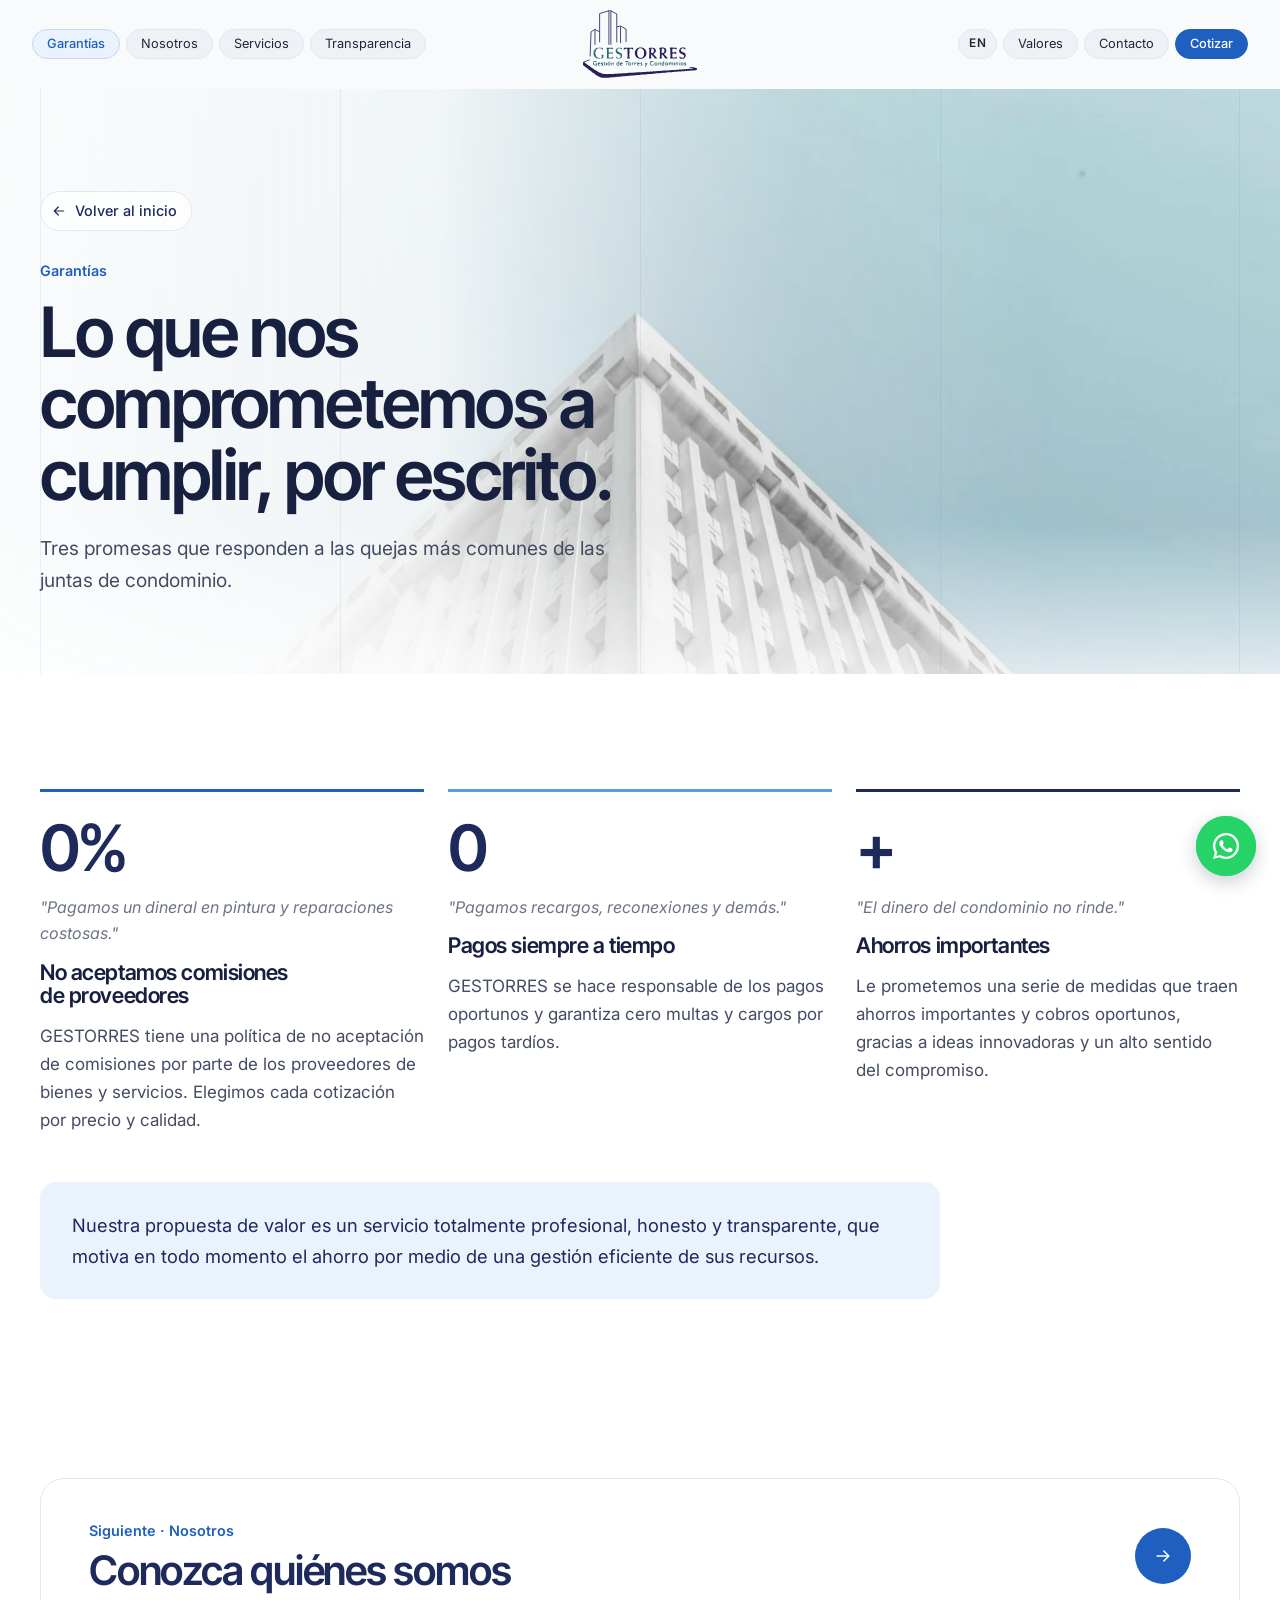
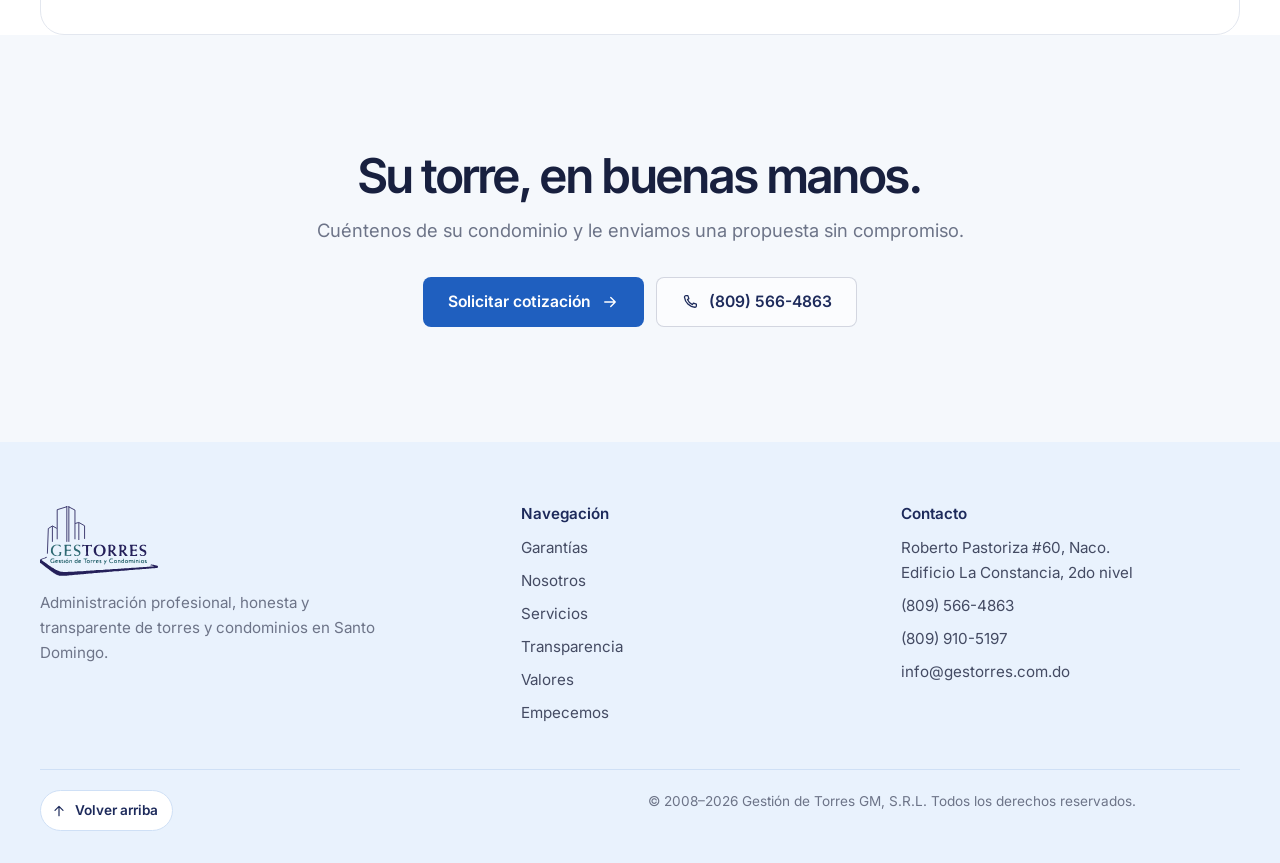
<file: garantias.html>
<!doctype html>
<html lang="es-DO">
<head>
<meta charset="utf-8">
<meta name="viewport" content="width=device-width, initial-scale=1, viewport-fit=cover">
<title>Garantías · Gestorres</title>
<meta name="description" content="Cero comisiones de proveedores, pagos siempre a tiempo y ahorros importantes para su condominio.">
<meta name="theme-color" content="#ffffff">
<meta property="og:title" content="Garantías · Gestorres">
<meta property="og:description" content="Cero comisiones de proveedores, pagos siempre a tiempo y ahorros importantes para su condominio.">
<meta property="og:locale" content="es_DO">
<link rel="canonical" href="https://gestorres.com.do/garantias.html">
<link rel="icon" href="img/logo-gestorres.svg">
<link rel="preconnect" href="https://fonts.googleapis.com">
<link rel="preconnect" href="https://fonts.gstatic.com" crossorigin>
<link rel="stylesheet" href="https://fonts.googleapis.com/css2?family=Inter+Tight:wght@400;500;600;700&family=Inter:wght@400;500;600&family=JetBrains+Mono:wght@400;500&display=swap">
<link rel="stylesheet" href="css/styles.css?v=65c9695df3">
<style>html,body{margin:0;background:#fff}</style>
</head>
<body class="page-garantias">
<svg width="0" height="0" style="position:absolute" aria-hidden="true" focusable="false">
  <defs>
    <symbol id="i-arrow" viewBox="0 0 24 24" fill="none" stroke="currentColor" stroke-width="1.8" stroke-linecap="round" stroke-linejoin="round"><path d="M5 12h14M13 6l6 6-6 6"/></symbol>
    <symbol id="i-wa" viewBox="0 0 24 24" fill="currentColor"><path d="M12 2.2A9.8 9.8 0 0 0 3.6 17l-1.4 4.8 4.9-1.3A9.8 9.8 0 1 0 12 2.2Zm0 17.8a8 8 0 0 1-4.1-1.1l-.3-.2-2.9.8.8-2.8-.2-.3A8 8 0 1 1 12 20Zm4.4-6c-.2-.1-1.4-.7-1.7-.8-.2-.1-.4-.1-.5.1l-.8 1c-.1.2-.3.2-.5.1a6.6 6.6 0 0 1-3.3-2.9c-.2-.4.2-.4.7-1.3.1-.1 0-.3 0-.4l-.8-1.8c-.2-.5-.4-.4-.5-.4h-.5a.9.9 0 0 0-.6.3 2.7 2.7 0 0 0-.9 2c0 1.2.9 2.4 1 2.5.1.2 1.7 2.7 4.2 3.7 1.6.7 2.2.7 3 .6.5-.1 1.4-.6 1.6-1.1.2-.6.2-1 .1-1.1l-.5-.5Z"/></symbol>
    <symbol id="i-phone" viewBox="0 0 24 24" fill="none" stroke="currentColor" stroke-width="1.7" stroke-linecap="round" stroke-linejoin="round"><path d="M6.6 3.5h2.6l1.3 4-1.9 1.3a12 12 0 0 0 6.6 6.6l1.3-1.9 4 1.3v2.6A2 2 0 0 1 18.4 19 15.5 15.5 0 0 1 4.6 5.6a2 2 0 0 1 2-2.1Z"/></symbol>
    <symbol id="i-mail" viewBox="0 0 24 24" fill="none" stroke="currentColor" stroke-width="1.7" stroke-linecap="round" stroke-linejoin="round"><rect x="3" y="5" width="18" height="14" rx="3"/><path d="m4 7 8 6 8-6"/></symbol>
    <symbol id="i-pin" viewBox="0 0 24 24" fill="none" stroke="currentColor" stroke-width="1.7" stroke-linecap="round" stroke-linejoin="round"><path d="M12 21s7-6.2 7-11.5A7 7 0 0 0 5 9.5C5 14.8 12 21 12 21Z"/><circle cx="12" cy="9.5" r="2.5"/></symbol>
    <symbol id="i-shield" viewBox="0 0 24 24" fill="none" stroke="currentColor" stroke-width="1.7" stroke-linecap="round" stroke-linejoin="round"><path d="M12 3 5 6v5c0 4.5 3 8.3 7 10 4-1.7 7-5.5 7-10V6l-7-3Z"/><path d="m9 12 2 2 4-4"/></symbol>
    <symbol id="i-clock" viewBox="0 0 24 24" fill="none" stroke="currentColor" stroke-width="1.7" stroke-linecap="round" stroke-linejoin="round"><circle cx="12" cy="12" r="8.5"/><path d="M12 7.5V12l3 2"/></symbol>
    <symbol id="i-chart" viewBox="0 0 24 24" fill="none" stroke="currentColor" stroke-width="1.7" stroke-linecap="round" stroke-linejoin="round"><path d="M4 20V10M10 20V4M16 20v-7M22 20H2"/></symbol>
    <symbol id="i-flip" viewBox="0 0 24 24" fill="none" stroke="currentColor" stroke-width="1.7" stroke-linecap="round" stroke-linejoin="round"><path d="M4 12a8 8 0 0 1 13.7-5.6L20 9M20 4v5h-5M20 12a8 8 0 0 1-13.7 5.6L4 15M4 20v-5h5"/></symbol>
    <symbol id="i-check" viewBox="0 0 24 24" fill="none" stroke="currentColor" stroke-width="2.2" stroke-linecap="round" stroke-linejoin="round"><path d="m5 12.5 4.5 4.5L19 7.5"/></symbol>
    <symbol id="i-chev" viewBox="0 0 24 24" fill="none" stroke="currentColor" stroke-width="1.8" stroke-linecap="round" stroke-linejoin="round"><path d="m6 9 6 6 6-6"/></symbol>
    <symbol id="i-building" viewBox="0 0 24 24" fill="none" stroke="currentColor" stroke-width="1.7" stroke-linecap="round" stroke-linejoin="round"><path d="M4 21V5l7-2v18M11 8l9 2v11M2 21h20M7 8h1M7 12h1M7 16h1M14 13h2M14 17h2"/></symbol>
    <!-- Íconos de servicios (trazos propios) -->
    <symbol id="s-cobro" viewBox="0 0 24 24" fill="none" stroke="currentColor" stroke-width="1.7" stroke-linecap="round" stroke-linejoin="round"><path d="M3 10 12 4l9 6M5 10v8M9.5 10v8M14.5 10v8M19 10v8M3 20h18"/></symbol>
    <symbol id="s-facturas" viewBox="0 0 24 24" fill="none" stroke="currentColor" stroke-width="1.7" stroke-linecap="round" stroke-linejoin="round"><path d="M6 3h9l4 4v14l-2.5-1.5L14 21l-2.5-1.5L9 21l-3-1.5V3Z"/><path d="M9 9h6M9 13h6M9 17h3"/></symbol>
    <symbol id="s-mant" viewBox="0 0 24 24" fill="none" stroke="currentColor" stroke-width="1.7" stroke-linecap="round" stroke-linejoin="round"><path d="M14.5 6.5a4 4 0 0 0 5 5l-8.8 8.8a2.1 2.1 0 0 1-3-3l8.8-8.8Z"/><path d="M14.5 6.5 17 4l3 3-2.5 2.5"/></symbol>
    <symbol id="s-sumin" viewBox="0 0 24 24" fill="none" stroke="currentColor" stroke-width="1.7" stroke-linecap="round" stroke-linejoin="round"><path d="M3 8.5 12 4l9 4.5-9 4.5-9-4.5Z"/><path d="M3 8.5v7L12 20l9-4.5v-7M12 13v7"/></symbol>
    <symbol id="s-legal" viewBox="0 0 24 24" fill="none" stroke="currentColor" stroke-width="1.7" stroke-linecap="round" stroke-linejoin="round"><path d="M12 4v16M7 20h10M5 7h14M7 7l-3 6a3 3 0 0 0 6 0L7 7ZM17 7l-3 6a3 3 0 0 0 6 0l-3-6Z"/></symbol>
    <symbol id="s-personal" viewBox="0 0 24 24" fill="none" stroke="currentColor" stroke-width="1.7" stroke-linecap="round" stroke-linejoin="round"><circle cx="9" cy="8" r="3.2"/><path d="M3 20a6 6 0 0 1 12 0M16 4.5a3.2 3.2 0 0 1 0 6.3M18 14a6 6 0 0 1 3 6"/></symbol>
    <symbol id="s-reportes" viewBox="0 0 24 24" fill="none" stroke="currentColor" stroke-width="1.7" stroke-linecap="round" stroke-linejoin="round"><rect x="3.5" y="3.5" width="17" height="17" rx="3"/><path d="M7.5 16v-3M12 16V8M16.5 16v-5"/></symbol>
  </defs>
</svg>
<a class="skip-link" href="#main">Saltar al contenido</a>

<!-- ============ HEADER ============ -->
<header class="site-header">
  <div class="container header-row">
    <nav class="nav" aria-label="Principal">
      <a href="garantias.html">Garantías</a>
      <a href="nosotros.html">Nosotros</a>
      <a href="servicios.html">Servicios</a>
      <a href="transparencia.html">Transparencia</a>
    </nav>
    <button class="menu-toggle" type="button" aria-label="Abrir menú" aria-expanded="false" aria-controls="mobile-menu"><span></span></button>
    <a class="brand" href="index.html" aria-label="Gestorres, ir al inicio">
      <img src="img/logo-gestorres.svg" alt="Gestorres, Gestión de Torres y Condominios" width="638" height="379">
    </a>
    <div class="header-actions">
      <button class="pill lang-toggle" type="button" data-lang-toggle aria-label="Switch to English" lang="en">EN</button>
      <a class="pill" href="nosotros.html#valores">Valores</a>
      <a class="pill" href="index.html#contacto">Contacto</a>
      <a class="pill pill-primary" href="index.html#contacto">Cotizar</a>
    </div>
  </div>
  <nav class="mobile-menu" id="mobile-menu" aria-label="Menú">
    <a href="garantias.html">Garantías</a>
    <a href="nosotros.html">Nosotros</a>
    <a href="servicios.html">Servicios</a>
    <a href="transparencia.html">Transparencia</a>
    <a href="nosotros.html#valores">Valores</a>
    <a href="index.html#contacto">Contacto</a>
  </nav>
</header>

<main id="main">
<div class="top-sentinel" aria-hidden="true"></div>

<!-- ============ PORTADA DE LA PÁGINA ============ -->
<section class="page-hero live-bg" id="inicio" aria-labelledby="pp-title">
  <div class="bg-stage" aria-hidden="true">
    <div class="bg-slide is-on"><img src="img/bg-cielo.webp" srcset="img/bg-cielo-800.webp 800w, img/bg-cielo.webp 1600w" sizes="100vw" alt="" style="object-position:70% 50%" fetchpriority="high" decoding="async"></div>
  </div>
  <div class="veil veil-light"></div>
  <div class="deco-lines" aria-hidden="true"><span></span><span></span><span></span><span></span></div>
  <div class="container page-hero-inner">
    <a class="back-link" href="index.html"><svg aria-hidden="true"><use href="#i-arrow"/></svg>Volver al inicio</a>
    <span class="kicker">Garantías</span>
    <h1 id="pp-title">Lo que nos comprometemos a cumplir, por escrito.</h1>
    <p class="lede">Tres promesas que responden a las quejas más comunes de las juntas de condominio.</p>
  </div>
</section>

<!-- ============ GARANTÍAS ============ -->
<section class="section" id="garantias" aria-label="Nuestras garantías">
  <div class="container">
    <div class="g-grid">
      <article class="g-item">
        <span class="g-num">0%</span>
        <p class="g-q">"Pagamos un dineral en pintura y reparaciones costosas."</p>
        <h3>No aceptamos comisiones de proveedores</h3>
        <p>GESTORRES tiene una política de no aceptación de comisiones por parte de los proveedores de bienes y servicios. Elegimos cada cotización por precio y calidad.</p>
      </article>
      <article class="g-item">
        <span class="g-num">0</span>
        <p class="g-q">"Pagamos recargos, reconexiones y demás."</p>
        <h3>Pagos siempre a tiempo</h3>
        <p>GESTORRES se hace responsable de los pagos oportunos y garantiza cero multas y cargos por pagos tardíos.</p>
      </article>
      <article class="g-item">
        <span class="g-num">+</span>
        <p class="g-q">"El dinero del condominio no rinde."</p>
        <h3>Ahorros importantes</h3>
        <p>Le prometemos una serie de medidas que traen ahorros importantes y cobros oportunos, gracias a ideas innovadoras y un alto sentido del compromiso.</p>
      </article>
    </div>
    <p class="g-value">Nuestra propuesta de valor es un servicio totalmente profesional, honesto y transparente, que motiva en todo momento el ahorro por medio de una gestión eficiente de sus recursos.</p>
  </div>
</section>

<!-- ============ SIGUIENTE PÁGINA ============ -->
<section class="next-sec" aria-label="Siguiente página">
  <div class="container">
    <a class="next-card" href="nosotros.html"><span class="next-label">Siguiente · Nosotros</span><span class="next-title">Conozca quiénes somos</span><span class="start-arrow"><svg aria-hidden="true"><use href="#i-arrow"/></svg></span></a>
  </div>
</section>

<!-- ============ LLAMADO FINAL ============ -->
<section class="section alt final-cta" aria-labelledby="f-title">
  <div class="container final-inner">
    <h2 id="f-title">Su torre, en buenas manos.</h2>
    <p>Cuéntenos de su condominio y le enviamos una propuesta sin compromiso.</p>
    <div class="hero-actions">
      <a class="btn btn-primary" href="index.html#contacto">Solicitar cotización<svg aria-hidden="true"><use href="#i-arrow"/></svg></a>
      <a class="btn btn-ghost" href="tel:+18095664863"><svg aria-hidden="true"><use href="#i-phone"/></svg>(809) 566-4863</a>
    </div>
  </div>
</section>
</main>


<!-- ============ FOOTER ============ -->
<footer class="site-footer">
  <div class="container">
    <div class="foot-grid">
      <div>
        <img src="img/logo-gestorres.svg" alt="Gestorres" width="638" height="379" loading="lazy">
        <p>Administración profesional, honesta y transparente de torres y condominios en Santo Domingo.</p>
      </div>
      <div>
        <h4>Navegación</h4>
        <ul><li><a href="garantias.html">Garantías</a></li><li><a href="nosotros.html">Nosotros</a></li><li><a href="servicios.html">Servicios</a></li><li><a href="transparencia.html">Transparencia</a></li><li><a href="nosotros.html#valores">Valores</a></li><li><a href="proceso.html">Empecemos</a></li></ul>
      </div>
      <div>
        <h4>Contacto</h4>
        <ul><li>Roberto Pastoriza #60, Naco.<br>Edificio La Constancia, 2do nivel</li><li><a href="tel:+18095664863">(809) 566-4863</a></li><li><a href="https://wa.me/18099105197" target="_blank" rel="noopener">(809) 910-5197</a></li><li><a href="mailto:info@gestorres.com.do">info@gestorres.com.do</a></li></ul>
      </div>
    </div>
    <div class="foot-bottom"><a class="to-top" href="#inicio"><svg aria-hidden="true"><use href="#i-arrow"/></svg>Volver arriba</a><span>© 2008–<span id="year">2026</span> Gestión de Torres GM, S.R.L. Todos los derechos reservados.</span></div>
  </div>
</footer>

<a class="wa-float" href="https://wa.me/18099105197?text=Hola%20Gestorres%2C%20quisiera%20informaci%C3%B3n." target="_blank" rel="noopener" aria-label="Escríbenos por WhatsApp">
  <svg aria-hidden="true"><use href="#i-wa"/></svg>
</a>
<nav class="mobile-bar" aria-label="Acciones rápidas">
  <div class="row">
    <a href="tel:+18095664863"><svg aria-hidden="true"><use href="#i-phone"/></svg>Llamar</a>
    <a href="https://wa.me/18099105197" target="_blank" rel="noopener"><svg class="wa" aria-hidden="true"><use href="#i-wa"/></svg>WhatsApp</a>
    <a class="primary" href="index.html#contacto">Cotizar</a>
  </div>
</nav>

<script src="js/app.js?v=65c9695df3" defer></script>
<script src="js/i18n.js?v=65c9695df3" defer></script>
</body>
</html>
</file>
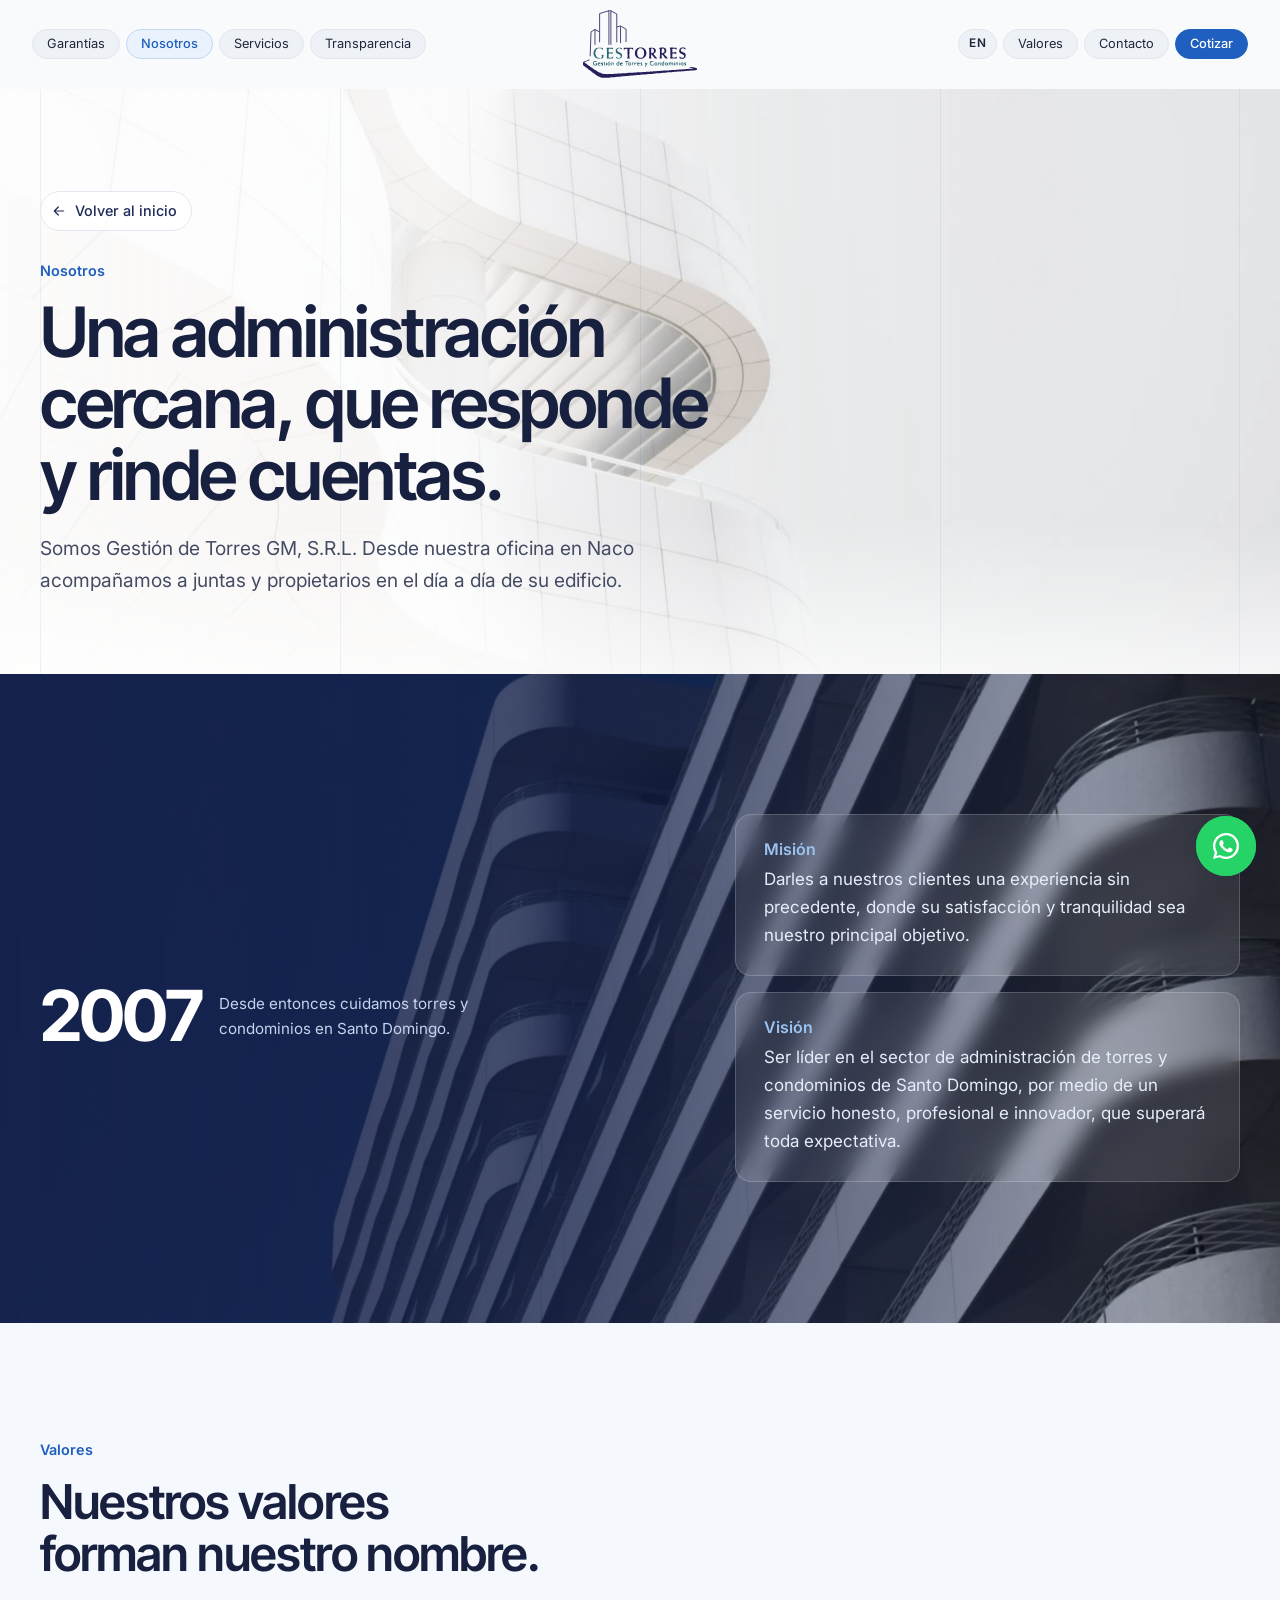
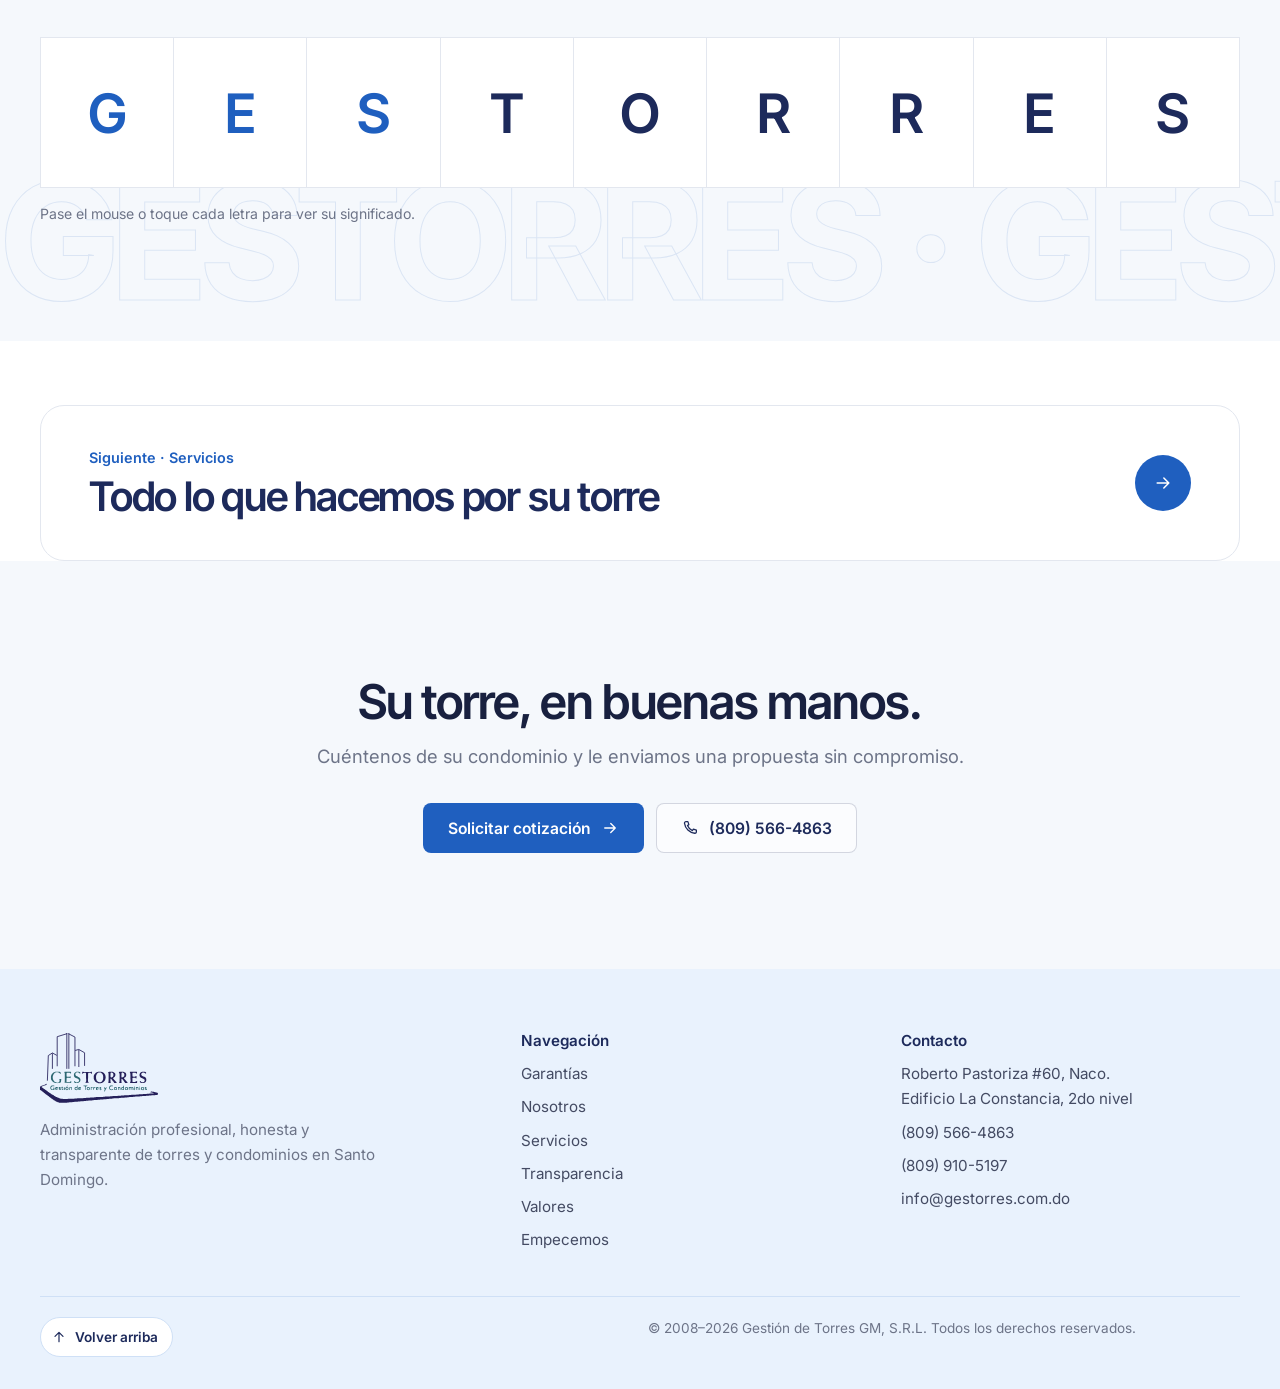
<file: nosotros.html>
<!doctype html>
<html lang="es-DO">
<head>
<meta charset="utf-8">
<meta name="viewport" content="width=device-width, initial-scale=1, viewport-fit=cover">
<title>Nosotros · Gestorres</title>
<meta name="description" content="Gestión de Torres GM, S.R.L.: administración de torres y condominios en Santo Domingo desde 2008. Misión, visión y valores.">
<meta name="theme-color" content="#ffffff">
<meta property="og:title" content="Nosotros · Gestorres">
<meta property="og:description" content="Gestión de Torres GM, S.R.L.: administración de torres y condominios en Santo Domingo desde 2008. Misión, visión y valores.">
<meta property="og:locale" content="es_DO">
<link rel="canonical" href="https://gestorres.com.do/nosotros.html">
<link rel="icon" href="img/logo-gestorres.svg">
<link rel="preconnect" href="https://fonts.googleapis.com">
<link rel="preconnect" href="https://fonts.gstatic.com" crossorigin>
<link rel="stylesheet" href="https://fonts.googleapis.com/css2?family=Inter+Tight:wght@400;500;600;700&family=Inter:wght@400;500;600&family=JetBrains+Mono:wght@400;500&display=swap">
<link rel="stylesheet" href="css/styles.css?v=65c9695df3">
<style>html,body{margin:0;background:#fff}</style>
</head>
<body class="page-nosotros">
<svg width="0" height="0" style="position:absolute" aria-hidden="true" focusable="false">
  <defs>
    <symbol id="i-arrow" viewBox="0 0 24 24" fill="none" stroke="currentColor" stroke-width="1.8" stroke-linecap="round" stroke-linejoin="round"><path d="M5 12h14M13 6l6 6-6 6"/></symbol>
    <symbol id="i-wa" viewBox="0 0 24 24" fill="currentColor"><path d="M12 2.2A9.8 9.8 0 0 0 3.6 17l-1.4 4.8 4.9-1.3A9.8 9.8 0 1 0 12 2.2Zm0 17.8a8 8 0 0 1-4.1-1.1l-.3-.2-2.9.8.8-2.8-.2-.3A8 8 0 1 1 12 20Zm4.4-6c-.2-.1-1.4-.7-1.7-.8-.2-.1-.4-.1-.5.1l-.8 1c-.1.2-.3.2-.5.1a6.6 6.6 0 0 1-3.3-2.9c-.2-.4.2-.4.7-1.3.1-.1 0-.3 0-.4l-.8-1.8c-.2-.5-.4-.4-.5-.4h-.5a.9.9 0 0 0-.6.3 2.7 2.7 0 0 0-.9 2c0 1.2.9 2.4 1 2.5.1.2 1.7 2.7 4.2 3.7 1.6.7 2.2.7 3 .6.5-.1 1.4-.6 1.6-1.1.2-.6.2-1 .1-1.1l-.5-.5Z"/></symbol>
    <symbol id="i-phone" viewBox="0 0 24 24" fill="none" stroke="currentColor" stroke-width="1.7" stroke-linecap="round" stroke-linejoin="round"><path d="M6.6 3.5h2.6l1.3 4-1.9 1.3a12 12 0 0 0 6.6 6.6l1.3-1.9 4 1.3v2.6A2 2 0 0 1 18.4 19 15.5 15.5 0 0 1 4.6 5.6a2 2 0 0 1 2-2.1Z"/></symbol>
    <symbol id="i-mail" viewBox="0 0 24 24" fill="none" stroke="currentColor" stroke-width="1.7" stroke-linecap="round" stroke-linejoin="round"><rect x="3" y="5" width="18" height="14" rx="3"/><path d="m4 7 8 6 8-6"/></symbol>
    <symbol id="i-pin" viewBox="0 0 24 24" fill="none" stroke="currentColor" stroke-width="1.7" stroke-linecap="round" stroke-linejoin="round"><path d="M12 21s7-6.2 7-11.5A7 7 0 0 0 5 9.5C5 14.8 12 21 12 21Z"/><circle cx="12" cy="9.5" r="2.5"/></symbol>
    <symbol id="i-shield" viewBox="0 0 24 24" fill="none" stroke="currentColor" stroke-width="1.7" stroke-linecap="round" stroke-linejoin="round"><path d="M12 3 5 6v5c0 4.5 3 8.3 7 10 4-1.7 7-5.5 7-10V6l-7-3Z"/><path d="m9 12 2 2 4-4"/></symbol>
    <symbol id="i-clock" viewBox="0 0 24 24" fill="none" stroke="currentColor" stroke-width="1.7" stroke-linecap="round" stroke-linejoin="round"><circle cx="12" cy="12" r="8.5"/><path d="M12 7.5V12l3 2"/></symbol>
    <symbol id="i-chart" viewBox="0 0 24 24" fill="none" stroke="currentColor" stroke-width="1.7" stroke-linecap="round" stroke-linejoin="round"><path d="M4 20V10M10 20V4M16 20v-7M22 20H2"/></symbol>
    <symbol id="i-flip" viewBox="0 0 24 24" fill="none" stroke="currentColor" stroke-width="1.7" stroke-linecap="round" stroke-linejoin="round"><path d="M4 12a8 8 0 0 1 13.7-5.6L20 9M20 4v5h-5M20 12a8 8 0 0 1-13.7 5.6L4 15M4 20v-5h5"/></symbol>
    <symbol id="i-check" viewBox="0 0 24 24" fill="none" stroke="currentColor" stroke-width="2.2" stroke-linecap="round" stroke-linejoin="round"><path d="m5 12.5 4.5 4.5L19 7.5"/></symbol>
    <symbol id="i-chev" viewBox="0 0 24 24" fill="none" stroke="currentColor" stroke-width="1.8" stroke-linecap="round" stroke-linejoin="round"><path d="m6 9 6 6 6-6"/></symbol>
    <symbol id="i-building" viewBox="0 0 24 24" fill="none" stroke="currentColor" stroke-width="1.7" stroke-linecap="round" stroke-linejoin="round"><path d="M4 21V5l7-2v18M11 8l9 2v11M2 21h20M7 8h1M7 12h1M7 16h1M14 13h2M14 17h2"/></symbol>
    <!-- Íconos de servicios (trazos propios) -->
    <symbol id="s-cobro" viewBox="0 0 24 24" fill="none" stroke="currentColor" stroke-width="1.7" stroke-linecap="round" stroke-linejoin="round"><path d="M3 10 12 4l9 6M5 10v8M9.5 10v8M14.5 10v8M19 10v8M3 20h18"/></symbol>
    <symbol id="s-facturas" viewBox="0 0 24 24" fill="none" stroke="currentColor" stroke-width="1.7" stroke-linecap="round" stroke-linejoin="round"><path d="M6 3h9l4 4v14l-2.5-1.5L14 21l-2.5-1.5L9 21l-3-1.5V3Z"/><path d="M9 9h6M9 13h6M9 17h3"/></symbol>
    <symbol id="s-mant" viewBox="0 0 24 24" fill="none" stroke="currentColor" stroke-width="1.7" stroke-linecap="round" stroke-linejoin="round"><path d="M14.5 6.5a4 4 0 0 0 5 5l-8.8 8.8a2.1 2.1 0 0 1-3-3l8.8-8.8Z"/><path d="M14.5 6.5 17 4l3 3-2.5 2.5"/></symbol>
    <symbol id="s-sumin" viewBox="0 0 24 24" fill="none" stroke="currentColor" stroke-width="1.7" stroke-linecap="round" stroke-linejoin="round"><path d="M3 8.5 12 4l9 4.5-9 4.5-9-4.5Z"/><path d="M3 8.5v7L12 20l9-4.5v-7M12 13v7"/></symbol>
    <symbol id="s-legal" viewBox="0 0 24 24" fill="none" stroke="currentColor" stroke-width="1.7" stroke-linecap="round" stroke-linejoin="round"><path d="M12 4v16M7 20h10M5 7h14M7 7l-3 6a3 3 0 0 0 6 0L7 7ZM17 7l-3 6a3 3 0 0 0 6 0l-3-6Z"/></symbol>
    <symbol id="s-personal" viewBox="0 0 24 24" fill="none" stroke="currentColor" stroke-width="1.7" stroke-linecap="round" stroke-linejoin="round"><circle cx="9" cy="8" r="3.2"/><path d="M3 20a6 6 0 0 1 12 0M16 4.5a3.2 3.2 0 0 1 0 6.3M18 14a6 6 0 0 1 3 6"/></symbol>
    <symbol id="s-reportes" viewBox="0 0 24 24" fill="none" stroke="currentColor" stroke-width="1.7" stroke-linecap="round" stroke-linejoin="round"><rect x="3.5" y="3.5" width="17" height="17" rx="3"/><path d="M7.5 16v-3M12 16V8M16.5 16v-5"/></symbol>
  </defs>
</svg>
<a class="skip-link" href="#main">Saltar al contenido</a>

<!-- ============ HEADER ============ -->
<header class="site-header">
  <div class="container header-row">
    <nav class="nav" aria-label="Principal">
      <a href="garantias.html">Garantías</a>
      <a href="nosotros.html">Nosotros</a>
      <a href="servicios.html">Servicios</a>
      <a href="transparencia.html">Transparencia</a>
    </nav>
    <button class="menu-toggle" type="button" aria-label="Abrir menú" aria-expanded="false" aria-controls="mobile-menu"><span></span></button>
    <a class="brand" href="index.html" aria-label="Gestorres, ir al inicio">
      <img src="img/logo-gestorres.svg" alt="Gestorres, Gestión de Torres y Condominios" width="638" height="379">
    </a>
    <div class="header-actions">
      <button class="pill lang-toggle" type="button" data-lang-toggle aria-label="Switch to English" lang="en">EN</button>
      <a class="pill" href="nosotros.html#valores">Valores</a>
      <a class="pill" href="index.html#contacto">Contacto</a>
      <a class="pill pill-primary" href="index.html#contacto">Cotizar</a>
    </div>
  </div>
  <nav class="mobile-menu" id="mobile-menu" aria-label="Menú">
    <a href="garantias.html">Garantías</a>
    <a href="nosotros.html">Nosotros</a>
    <a href="servicios.html">Servicios</a>
    <a href="transparencia.html">Transparencia</a>
    <a href="nosotros.html#valores">Valores</a>
    <a href="index.html#contacto">Contacto</a>
  </nav>
</header>

<main id="main">
<div class="top-sentinel" aria-hidden="true"></div>

<!-- ============ PORTADA DE LA PÁGINA ============ -->
<section class="page-hero live-bg" id="inicio" aria-labelledby="pp-title">
  <div class="bg-stage" aria-hidden="true">
    <div class="bg-slide is-on"><img src="img/bg-blanco.webp" srcset="img/bg-blanco-800.webp 800w, img/bg-blanco.webp 1600w" sizes="100vw" alt="" style="object-position:80% 40%" fetchpriority="high" decoding="async"></div>
  </div>
  <div class="veil veil-light"></div>
  <div class="deco-lines" aria-hidden="true"><span></span><span></span><span></span><span></span></div>
  <div class="container page-hero-inner">
    <a class="back-link" href="index.html"><svg aria-hidden="true"><use href="#i-arrow"/></svg>Volver al inicio</a>
    <span class="kicker">Nosotros</span>
    <h1 id="pp-title">Una administración cercana, que responde y rinde cuentas.</h1>
    <p class="lede">Somos Gestión de Torres GM, S.R.L. Desde nuestra oficina en Naco acompañamos a juntas y propietarios en el día a día de su edificio.</p>
  </div>
</section>

<!-- ============ NOSOTROS ============ -->
<section class="band band-navy live-bg" id="nosotros" aria-label="Historia, misión y visión">
  <div class="bg-stage" aria-hidden="true">
    <div class="bg-slide is-on"><img src="img/bg-curvas.webp" srcset="img/bg-curvas-800.webp 800w, img/bg-curvas.webp 1600w" sizes="100vw" alt="" style="object-position:80% 50%" loading="lazy" decoding="async"></div>
  </div>
  <div class="veil veil-navy"></div>
  <div class="container band-grid">
    <div class="about-copy">
      <div class="since"><b data-count="2008">2008</b><span>Desde entonces cuidamos torres y condominios en Santo Domingo.</span></div>
    </div>
    <div class="mv">
      <div class="glass"><h3>Misión</h3><p>Darles a nuestros clientes una experiencia sin precedente, donde su satisfacción y tranquilidad sea nuestro principal objetivo.</p></div>
      <div class="glass"><h3>Visión</h3><p>Ser líder en el sector de administración de torres y condominios de Santo Domingo, por medio de un servicio honesto, profesional e innovador, que superará toda expectativa.</p></div>
    </div>
  </div>
</section>

<!-- ============ VALORES ============ -->
<section class="section alt values-sec" id="valores" aria-labelledby="v-title">
  <div class="values-marquee" aria-hidden="true"><span>GESTORRES · GESTORRES · GESTORRES · GESTORRES · </span><span>GESTORRES · GESTORRES · GESTORRES · GESTORRES · </span></div>
  <div class="container">
    <div class="section-head">
      <span class="kicker">Valores</span>
      <h2 id="v-title">Nuestros valores forman nuestro nombre.</h2>
    </div>
    <div class="values-grid">
      <div class="value" style="--i:0"><b>G</b><span>Gratitud</span></div>
      <div class="value" style="--i:1"><b>E</b><span>Ética</span></div>
      <div class="value" style="--i:2"><b>S</b><span>Servicio</span></div>
      <div class="value" style="--i:3"><b>T</b><span>Trabajo</span></div>
      <div class="value" style="--i:4"><b>O</b><span>Orden</span></div>
      <div class="value" style="--i:5"><b>R</b><span>Responsabilidad social</span></div>
      <div class="value" style="--i:6"><b>R</b><span>Respeto</span></div>
      <div class="value" style="--i:7"><b>E</b><span>Eficiencia</span></div>
      <div class="value" style="--i:8"><b>S</b><span>Seguridad</span></div>
    </div>
    <p class="values-hint">Pase el mouse o toque cada letra para ver su significado.</p>
  </div>
</section>

<!-- ============ SIGUIENTE PÁGINA ============ -->
<section class="next-sec" aria-label="Siguiente página">
  <div class="container">
    <a class="next-card" href="servicios.html"><span class="next-label">Siguiente · Servicios</span><span class="next-title">Todo lo que hacemos por su torre</span><span class="start-arrow"><svg aria-hidden="true"><use href="#i-arrow"/></svg></span></a>
  </div>
</section>

<!-- ============ LLAMADO FINAL ============ -->
<section class="section alt final-cta" aria-labelledby="f-title">
  <div class="container final-inner">
    <h2 id="f-title">Su torre, en buenas manos.</h2>
    <p>Cuéntenos de su condominio y le enviamos una propuesta sin compromiso.</p>
    <div class="hero-actions">
      <a class="btn btn-primary" href="index.html#contacto">Solicitar cotización<svg aria-hidden="true"><use href="#i-arrow"/></svg></a>
      <a class="btn btn-ghost" href="tel:+18095664863"><svg aria-hidden="true"><use href="#i-phone"/></svg>(809) 566-4863</a>
    </div>
  </div>
</section>
</main>


<!-- ============ FOOTER ============ -->
<footer class="site-footer">
  <div class="container">
    <div class="foot-grid">
      <div>
        <img src="img/logo-gestorres.svg" alt="Gestorres" width="638" height="379" loading="lazy">
        <p>Administración profesional, honesta y transparente de torres y condominios en Santo Domingo.</p>
      </div>
      <div>
        <h4>Navegación</h4>
        <ul><li><a href="garantias.html">Garantías</a></li><li><a href="nosotros.html">Nosotros</a></li><li><a href="servicios.html">Servicios</a></li><li><a href="transparencia.html">Transparencia</a></li><li><a href="nosotros.html#valores">Valores</a></li><li><a href="proceso.html">Empecemos</a></li></ul>
      </div>
      <div>
        <h4>Contacto</h4>
        <ul><li>Roberto Pastoriza #60, Naco.<br>Edificio La Constancia, 2do nivel</li><li><a href="tel:+18095664863">(809) 566-4863</a></li><li><a href="https://wa.me/18099105197" target="_blank" rel="noopener">(809) 910-5197</a></li><li><a href="mailto:info@gestorres.com.do">info@gestorres.com.do</a></li></ul>
      </div>
    </div>
    <div class="foot-bottom"><a class="to-top" href="#inicio"><svg aria-hidden="true"><use href="#i-arrow"/></svg>Volver arriba</a><span>© 2008–<span id="year">2026</span> Gestión de Torres GM, S.R.L. Todos los derechos reservados.</span></div>
  </div>
</footer>

<a class="wa-float" href="https://wa.me/18099105197?text=Hola%20Gestorres%2C%20quisiera%20informaci%C3%B3n." target="_blank" rel="noopener" aria-label="Escríbenos por WhatsApp">
  <svg aria-hidden="true"><use href="#i-wa"/></svg>
</a>
<nav class="mobile-bar" aria-label="Acciones rápidas">
  <div class="row">
    <a href="tel:+18095664863"><svg aria-hidden="true"><use href="#i-phone"/></svg>Llamar</a>
    <a href="https://wa.me/18099105197" target="_blank" rel="noopener"><svg class="wa" aria-hidden="true"><use href="#i-wa"/></svg>WhatsApp</a>
    <a class="primary" href="index.html#contacto">Cotizar</a>
  </div>
</nav>

<script src="js/app.js?v=65c9695df3" defer></script>
<script src="js/i18n.js?v=65c9695df3" defer></script>
</body>
</html>
</file>
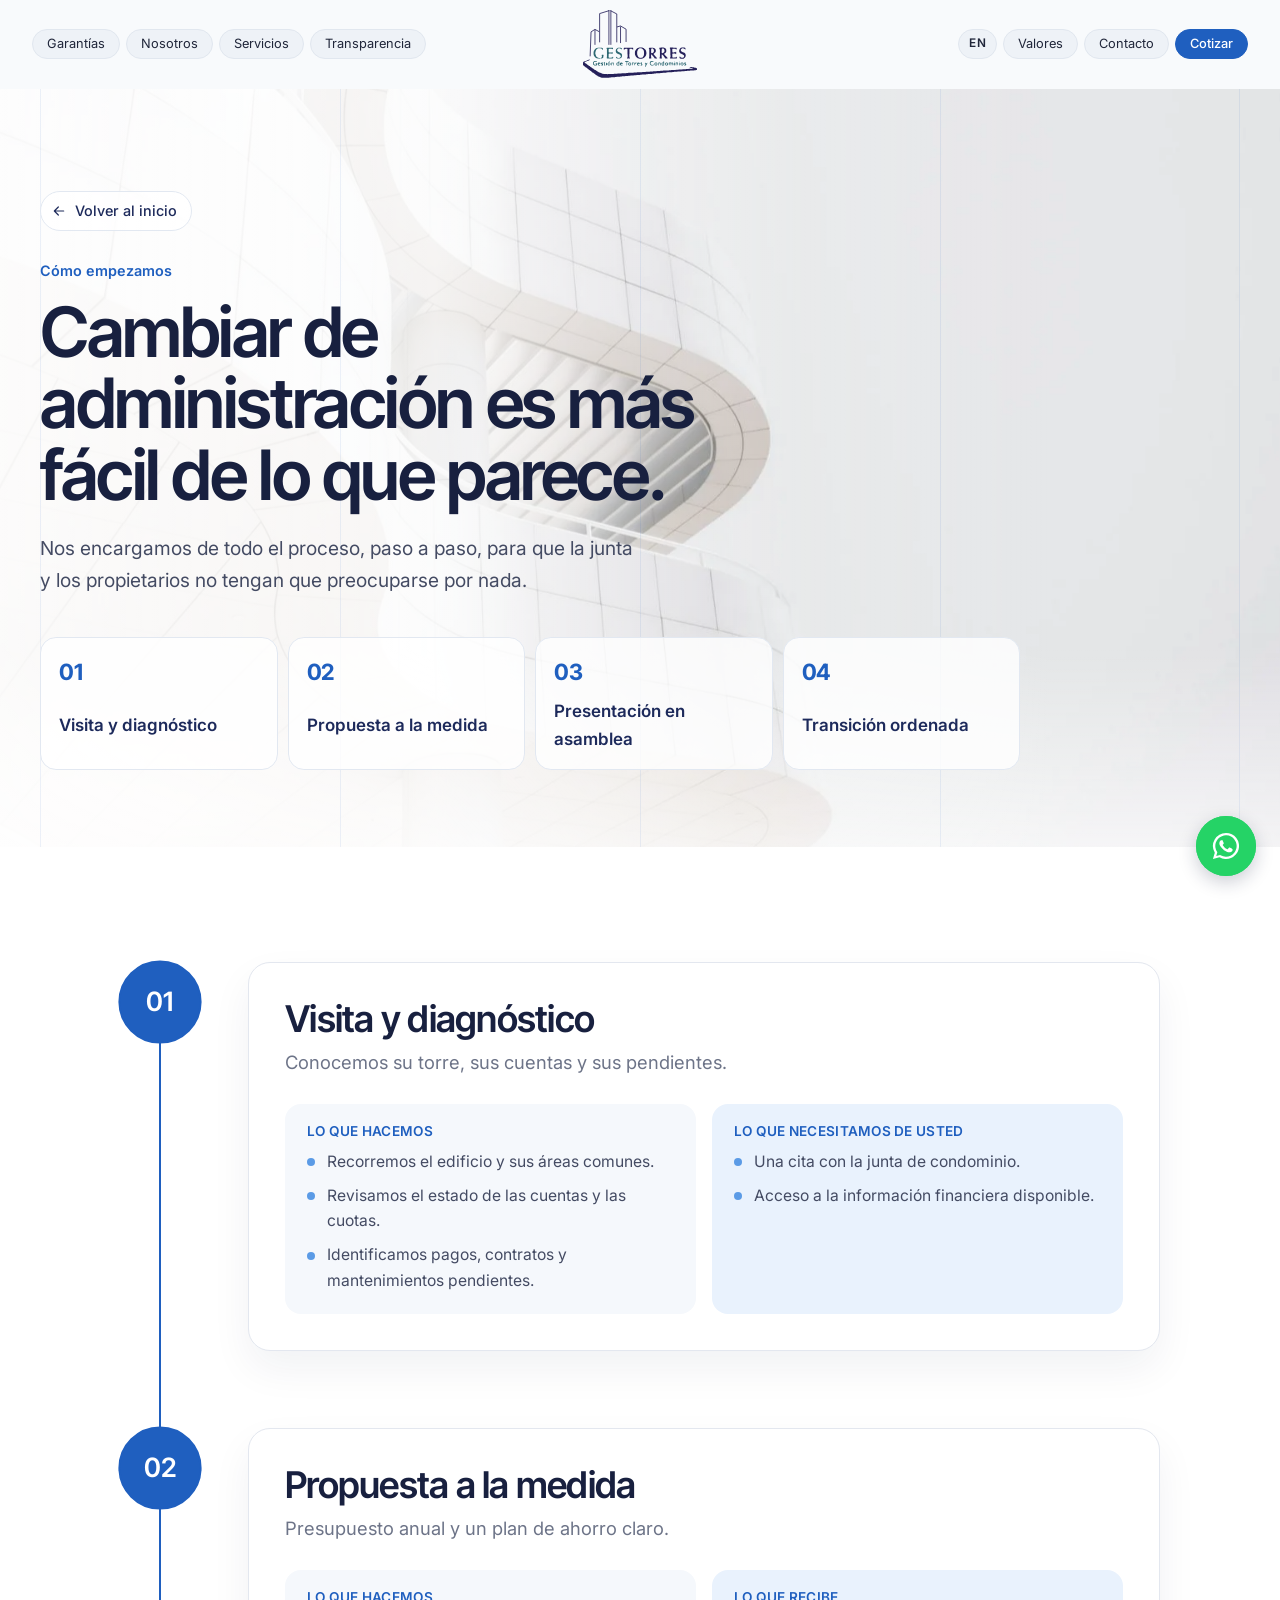
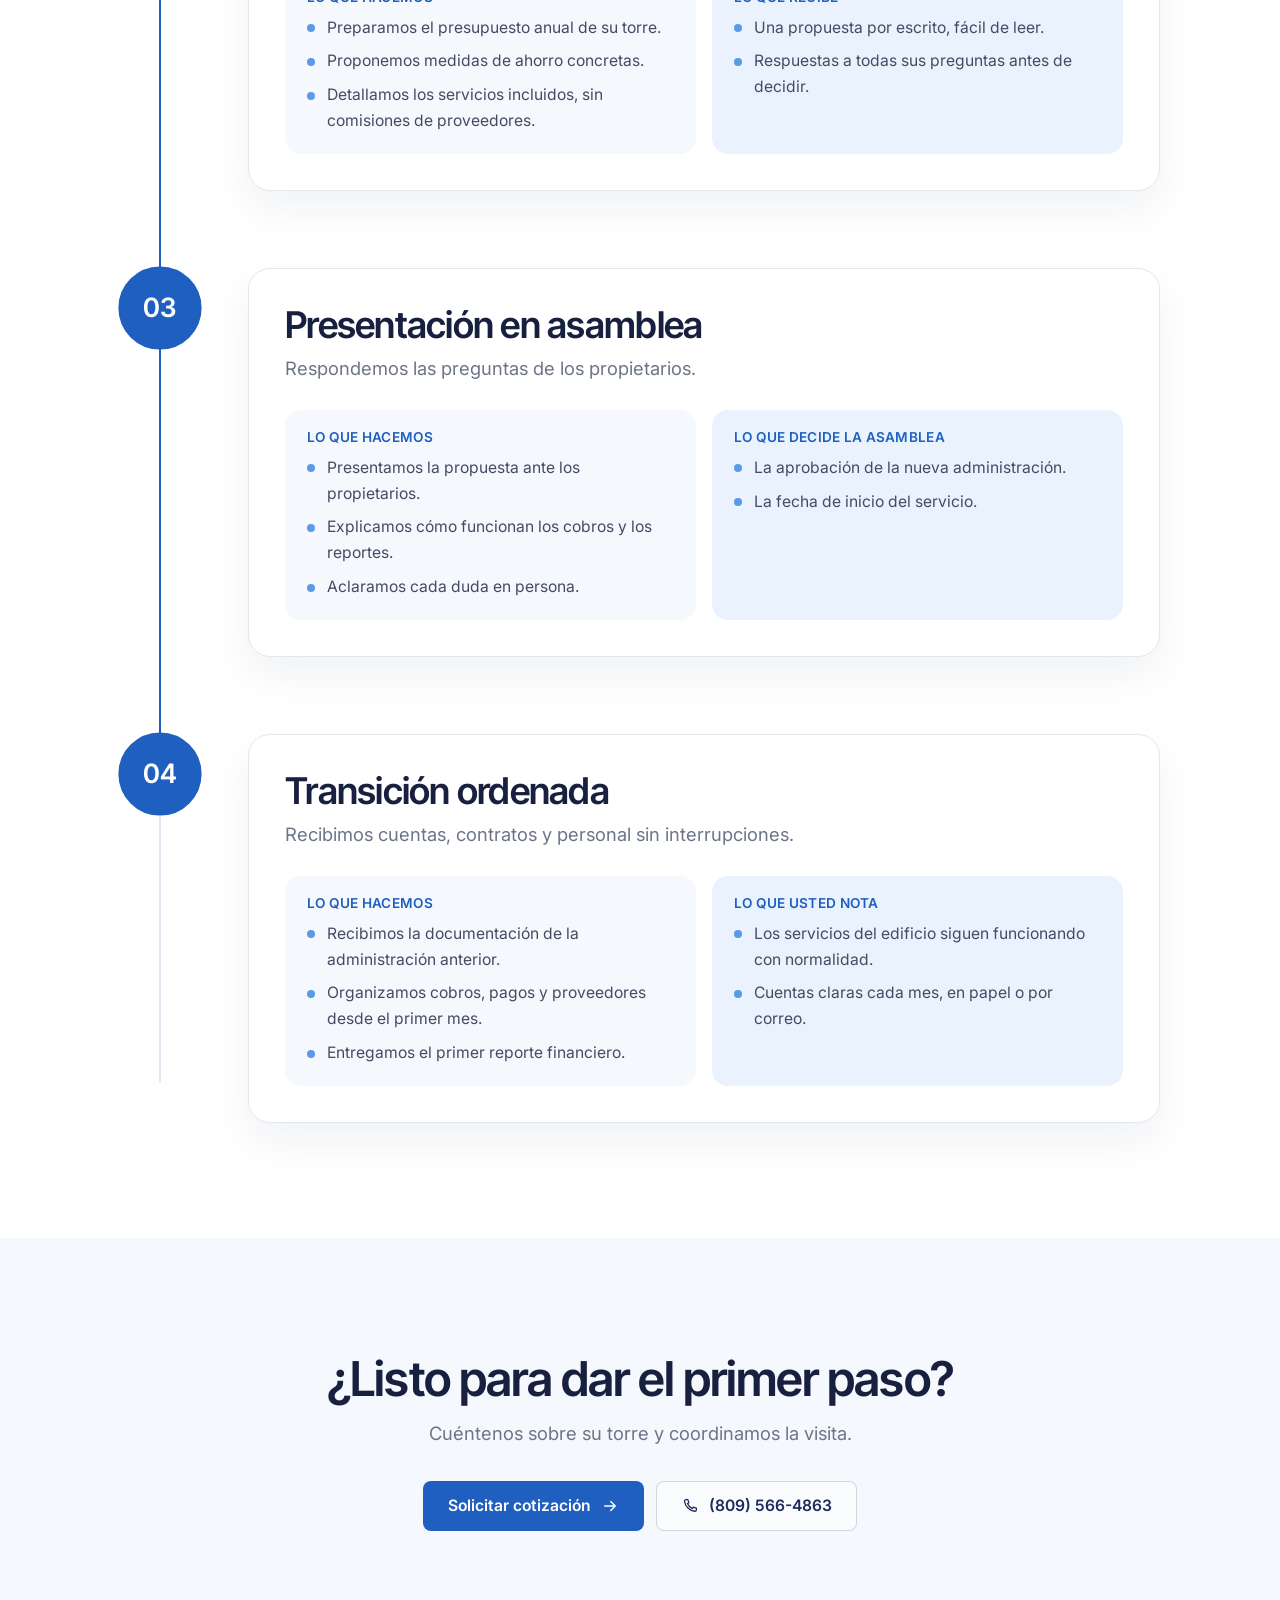
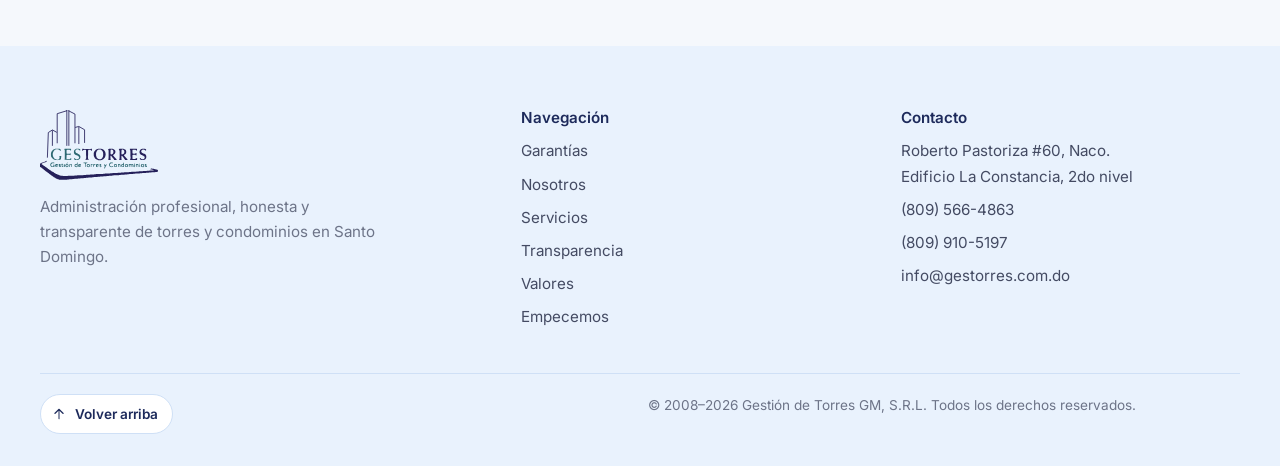
<file: proceso.html>
<!doctype html>
<html lang="es-DO">
<head>
<meta charset="utf-8">
<meta name="viewport" content="width=device-width, initial-scale=1, viewport-fit=cover">
<title>Empecemos · Gestorres</title>
<meta name="description" content="Cambiar de administración es más fácil de lo que parece: visita y diagnóstico, propuesta a la medida, presentación en asamblea y transición ordenada.">
<meta name="theme-color" content="#ffffff">
<meta property="og:title" content="Empecemos · Gestorres">
<meta property="og:description" content="Cambiar de administración es más fácil de lo que parece: visita y diagnóstico, propuesta a la medida, presentación en asamblea y transición ordenada.">
<meta property="og:locale" content="es_DO">
<link rel="canonical" href="https://gestorres.com.do/proceso.html">
<link rel="icon" href="img/logo-gestorres.svg">
<link rel="preconnect" href="https://fonts.googleapis.com">
<link rel="preconnect" href="https://fonts.gstatic.com" crossorigin>
<link rel="stylesheet" href="https://fonts.googleapis.com/css2?family=Inter+Tight:wght@400;500;600;700&family=Inter:wght@400;500;600&family=JetBrains+Mono:wght@400;500&display=swap">
<link rel="stylesheet" href="css/styles.css?v=65c9695df3">
<style>html,body{margin:0;background:#fff}</style>
</head>
<body class="page-proceso">
<svg width="0" height="0" style="position:absolute" aria-hidden="true" focusable="false">
  <defs>
    <symbol id="i-arrow" viewBox="0 0 24 24" fill="none" stroke="currentColor" stroke-width="1.8" stroke-linecap="round" stroke-linejoin="round"><path d="M5 12h14M13 6l6 6-6 6"/></symbol>
    <symbol id="i-wa" viewBox="0 0 24 24" fill="currentColor"><path d="M12 2.2A9.8 9.8 0 0 0 3.6 17l-1.4 4.8 4.9-1.3A9.8 9.8 0 1 0 12 2.2Zm0 17.8a8 8 0 0 1-4.1-1.1l-.3-.2-2.9.8.8-2.8-.2-.3A8 8 0 1 1 12 20Zm4.4-6c-.2-.1-1.4-.7-1.7-.8-.2-.1-.4-.1-.5.1l-.8 1c-.1.2-.3.2-.5.1a6.6 6.6 0 0 1-3.3-2.9c-.2-.4.2-.4.7-1.3.1-.1 0-.3 0-.4l-.8-1.8c-.2-.5-.4-.4-.5-.4h-.5a.9.9 0 0 0-.6.3 2.7 2.7 0 0 0-.9 2c0 1.2.9 2.4 1 2.5.1.2 1.7 2.7 4.2 3.7 1.6.7 2.2.7 3 .6.5-.1 1.4-.6 1.6-1.1.2-.6.2-1 .1-1.1l-.5-.5Z"/></symbol>
    <symbol id="i-phone" viewBox="0 0 24 24" fill="none" stroke="currentColor" stroke-width="1.7" stroke-linecap="round" stroke-linejoin="round"><path d="M6.6 3.5h2.6l1.3 4-1.9 1.3a12 12 0 0 0 6.6 6.6l1.3-1.9 4 1.3v2.6A2 2 0 0 1 18.4 19 15.5 15.5 0 0 1 4.6 5.6a2 2 0 0 1 2-2.1Z"/></symbol>
    <symbol id="i-mail" viewBox="0 0 24 24" fill="none" stroke="currentColor" stroke-width="1.7" stroke-linecap="round" stroke-linejoin="round"><rect x="3" y="5" width="18" height="14" rx="3"/><path d="m4 7 8 6 8-6"/></symbol>
    <symbol id="i-pin" viewBox="0 0 24 24" fill="none" stroke="currentColor" stroke-width="1.7" stroke-linecap="round" stroke-linejoin="round"><path d="M12 21s7-6.2 7-11.5A7 7 0 0 0 5 9.5C5 14.8 12 21 12 21Z"/><circle cx="12" cy="9.5" r="2.5"/></symbol>
    <symbol id="i-shield" viewBox="0 0 24 24" fill="none" stroke="currentColor" stroke-width="1.7" stroke-linecap="round" stroke-linejoin="round"><path d="M12 3 5 6v5c0 4.5 3 8.3 7 10 4-1.7 7-5.5 7-10V6l-7-3Z"/><path d="m9 12 2 2 4-4"/></symbol>
    <symbol id="i-clock" viewBox="0 0 24 24" fill="none" stroke="currentColor" stroke-width="1.7" stroke-linecap="round" stroke-linejoin="round"><circle cx="12" cy="12" r="8.5"/><path d="M12 7.5V12l3 2"/></symbol>
    <symbol id="i-chart" viewBox="0 0 24 24" fill="none" stroke="currentColor" stroke-width="1.7" stroke-linecap="round" stroke-linejoin="round"><path d="M4 20V10M10 20V4M16 20v-7M22 20H2"/></symbol>
    <symbol id="i-flip" viewBox="0 0 24 24" fill="none" stroke="currentColor" stroke-width="1.7" stroke-linecap="round" stroke-linejoin="round"><path d="M4 12a8 8 0 0 1 13.7-5.6L20 9M20 4v5h-5M20 12a8 8 0 0 1-13.7 5.6L4 15M4 20v-5h5"/></symbol>
    <symbol id="i-check" viewBox="0 0 24 24" fill="none" stroke="currentColor" stroke-width="2.2" stroke-linecap="round" stroke-linejoin="round"><path d="m5 12.5 4.5 4.5L19 7.5"/></symbol>
    <symbol id="i-chev" viewBox="0 0 24 24" fill="none" stroke="currentColor" stroke-width="1.8" stroke-linecap="round" stroke-linejoin="round"><path d="m6 9 6 6 6-6"/></symbol>
    <symbol id="i-building" viewBox="0 0 24 24" fill="none" stroke="currentColor" stroke-width="1.7" stroke-linecap="round" stroke-linejoin="round"><path d="M4 21V5l7-2v18M11 8l9 2v11M2 21h20M7 8h1M7 12h1M7 16h1M14 13h2M14 17h2"/></symbol>
    <!-- Íconos de servicios (trazos propios) -->
    <symbol id="s-cobro" viewBox="0 0 24 24" fill="none" stroke="currentColor" stroke-width="1.7" stroke-linecap="round" stroke-linejoin="round"><path d="M3 10 12 4l9 6M5 10v8M9.5 10v8M14.5 10v8M19 10v8M3 20h18"/></symbol>
    <symbol id="s-facturas" viewBox="0 0 24 24" fill="none" stroke="currentColor" stroke-width="1.7" stroke-linecap="round" stroke-linejoin="round"><path d="M6 3h9l4 4v14l-2.5-1.5L14 21l-2.5-1.5L9 21l-3-1.5V3Z"/><path d="M9 9h6M9 13h6M9 17h3"/></symbol>
    <symbol id="s-mant" viewBox="0 0 24 24" fill="none" stroke="currentColor" stroke-width="1.7" stroke-linecap="round" stroke-linejoin="round"><path d="M14.5 6.5a4 4 0 0 0 5 5l-8.8 8.8a2.1 2.1 0 0 1-3-3l8.8-8.8Z"/><path d="M14.5 6.5 17 4l3 3-2.5 2.5"/></symbol>
    <symbol id="s-sumin" viewBox="0 0 24 24" fill="none" stroke="currentColor" stroke-width="1.7" stroke-linecap="round" stroke-linejoin="round"><path d="M3 8.5 12 4l9 4.5-9 4.5-9-4.5Z"/><path d="M3 8.5v7L12 20l9-4.5v-7M12 13v7"/></symbol>
    <symbol id="s-legal" viewBox="0 0 24 24" fill="none" stroke="currentColor" stroke-width="1.7" stroke-linecap="round" stroke-linejoin="round"><path d="M12 4v16M7 20h10M5 7h14M7 7l-3 6a3 3 0 0 0 6 0L7 7ZM17 7l-3 6a3 3 0 0 0 6 0l-3-6Z"/></symbol>
    <symbol id="s-personal" viewBox="0 0 24 24" fill="none" stroke="currentColor" stroke-width="1.7" stroke-linecap="round" stroke-linejoin="round"><circle cx="9" cy="8" r="3.2"/><path d="M3 20a6 6 0 0 1 12 0M16 4.5a3.2 3.2 0 0 1 0 6.3M18 14a6 6 0 0 1 3 6"/></symbol>
    <symbol id="s-reportes" viewBox="0 0 24 24" fill="none" stroke="currentColor" stroke-width="1.7" stroke-linecap="round" stroke-linejoin="round"><rect x="3.5" y="3.5" width="17" height="17" rx="3"/><path d="M7.5 16v-3M12 16V8M16.5 16v-5"/></symbol>
  </defs>
</svg>
<a class="skip-link" href="#main">Saltar al contenido</a>

<!-- ============ HEADER ============ -->
<header class="site-header">
  <div class="container header-row">
    <nav class="nav" aria-label="Principal">
      <a href="garantias.html">Garantías</a>
      <a href="nosotros.html">Nosotros</a>
      <a href="servicios.html">Servicios</a>
      <a href="transparencia.html">Transparencia</a>
    </nav>
    <button class="menu-toggle" type="button" aria-label="Abrir menú" aria-expanded="false" aria-controls="mobile-menu"><span></span></button>
    <a class="brand" href="index.html" aria-label="Gestorres, ir al inicio">
      <img src="img/logo-gestorres.svg" alt="Gestorres, Gestión de Torres y Condominios" width="638" height="379">
    </a>
    <div class="header-actions">
      <button class="pill lang-toggle" type="button" data-lang-toggle aria-label="Switch to English" lang="en">EN</button>
      <a class="pill" href="nosotros.html#valores">Valores</a>
      <a class="pill" href="index.html#contacto">Contacto</a>
      <a class="pill pill-primary" href="index.html#contacto">Cotizar</a>
    </div>
  </div>
  <nav class="mobile-menu" id="mobile-menu" aria-label="Menú">
    <a href="garantias.html">Garantías</a>
    <a href="nosotros.html">Nosotros</a>
    <a href="servicios.html">Servicios</a>
    <a href="transparencia.html">Transparencia</a>
    <a href="nosotros.html#valores">Valores</a>
    <a href="index.html#contacto">Contacto</a>
  </nav>
</header>

<main id="main">
<div class="top-sentinel" aria-hidden="true"></div>

<!-- ============ PORTADA DE LA PÁGINA ============ -->
<section class="page-hero live-bg" id="inicio" aria-labelledby="pp-title">
  <div class="bg-stage" aria-hidden="true">
    <div class="bg-slide is-on"><img src="img/bg-blanco.webp" srcset="img/bg-blanco-800.webp 800w, img/bg-blanco.webp 1600w" sizes="100vw" alt="" style="object-position:80% 40%" fetchpriority="high" decoding="async"></div>
  </div>
  <div class="veil veil-light"></div>
  <div class="deco-lines" aria-hidden="true"><span></span><span></span><span></span><span></span></div>
  <div class="container page-hero-inner">
    <a class="back-link" href="index.html"><svg aria-hidden="true"><use href="#i-arrow"/></svg>Volver al inicio</a>
    <span class="kicker">Cómo empezamos</span>
    <h1 id="pp-title">Cambiar de administración es más fácil de lo que parece.</h1>
    <p class="lede">Nos encargamos de todo el proceso, paso a paso, para que la junta y los propietarios no tengan que preocuparse por nada.</p>
    <ol class="jump">
      <li><a href="#paso-1"><b>01</b>Visita y diagnóstico</a></li>
      <li><a href="#paso-2"><b>02</b>Propuesta a la medida</a></li>
      <li><a href="#paso-3"><b>03</b>Presentación en asamblea</a></li>
      <li><a href="#paso-4"><b>04</b>Transición ordenada</a></li>
    </ol>
  </div>
</section>

<!-- ============ PASOS ============ -->
<section class="section timeline-sec" aria-label="Los cuatro pasos">
  <div class="container">
    <ol class="timeline">
      <li class="t-step" id="paso-1">
        <div class="t-num"><span>01</span></div>
        <div class="t-body">
          <h2>Visita y diagnóstico</h2>
          <p class="t-lead">Conocemos su torre, sus cuentas y sus pendientes.</p>
          <div class="t-cols">
            <div><h3>Lo que hacemos</h3><ul><li>Recorremos el edificio y sus áreas comunes.</li><li>Revisamos el estado de las cuentas y las cuotas.</li><li>Identificamos pagos, contratos y mantenimientos pendientes.</li></ul></div>
            <div><h3>Lo que necesitamos de usted</h3><ul><li>Una cita con la junta de condominio.</li><li>Acceso a la información financiera disponible.</li></ul></div>
          </div>
        </div>
      </li>
      <li class="t-step" id="paso-2">
        <div class="t-num"><span>02</span></div>
        <div class="t-body">
          <h2>Propuesta a la medida</h2>
          <p class="t-lead">Presupuesto anual y un plan de ahorro claro.</p>
          <div class="t-cols">
            <div><h3>Lo que hacemos</h3><ul><li>Preparamos el presupuesto anual de su torre.</li><li>Proponemos medidas de ahorro concretas.</li><li>Detallamos los servicios incluidos, sin comisiones de proveedores.</li></ul></div>
            <div><h3>Lo que recibe</h3><ul><li>Una propuesta por escrito, fácil de leer.</li><li>Respuestas a todas sus preguntas antes de decidir.</li></ul></div>
          </div>
        </div>
      </li>
      <li class="t-step" id="paso-3">
        <div class="t-num"><span>03</span></div>
        <div class="t-body">
          <h2>Presentación en asamblea</h2>
          <p class="t-lead">Respondemos las preguntas de los propietarios.</p>
          <div class="t-cols">
            <div><h3>Lo que hacemos</h3><ul><li>Presentamos la propuesta ante los propietarios.</li><li>Explicamos cómo funcionan los cobros y los reportes.</li><li>Aclaramos cada duda en persona.</li></ul></div>
            <div><h3>Lo que decide la asamblea</h3><ul><li>La aprobación de la nueva administración.</li><li>La fecha de inicio del servicio.</li></ul></div>
          </div>
        </div>
      </li>
      <li class="t-step" id="paso-4">
        <div class="t-num"><span>04</span></div>
        <div class="t-body">
          <h2>Transición ordenada</h2>
          <p class="t-lead">Recibimos cuentas, contratos y personal sin interrupciones.</p>
          <div class="t-cols">
            <div><h3>Lo que hacemos</h3><ul><li>Recibimos la documentación de la administración anterior.</li><li>Organizamos cobros, pagos y proveedores desde el primer mes.</li><li>Entregamos el primer reporte financiero.</li></ul></div>
            <div><h3>Lo que usted nota</h3><ul><li>Los servicios del edificio siguen funcionando con normalidad.</li><li>Cuentas claras cada mes, en papel o por correo.</li></ul></div>
          </div>
        </div>
      </li>
    </ol>
  </div>
</section>

<!-- ============ LLAMADO FINAL ============ -->
<section class="section alt final-cta" aria-labelledby="f-title">
  <div class="container final-inner">
    <h2 id="f-title">¿Listo para dar el primer paso?</h2>
    <p>Cuéntenos sobre su torre y coordinamos la visita.</p>
    <div class="hero-actions">
      <a class="btn btn-primary" href="index.html#contacto">Solicitar cotización<svg aria-hidden="true"><use href="#i-arrow"/></svg></a>
      <a class="btn btn-ghost" href="tel:+18095664863"><svg aria-hidden="true"><use href="#i-phone"/></svg>(809) 566-4863</a>
    </div>
  </div>
</section>
</main>


<!-- ============ FOOTER ============ -->
<footer class="site-footer">
  <div class="container">
    <div class="foot-grid">
      <div>
        <img src="img/logo-gestorres.svg" alt="Gestorres" width="638" height="379" loading="lazy">
        <p>Administración profesional, honesta y transparente de torres y condominios en Santo Domingo.</p>
      </div>
      <div>
        <h4>Navegación</h4>
        <ul><li><a href="garantias.html">Garantías</a></li><li><a href="nosotros.html">Nosotros</a></li><li><a href="servicios.html">Servicios</a></li><li><a href="transparencia.html">Transparencia</a></li><li><a href="nosotros.html#valores">Valores</a></li><li><a href="proceso.html">Empecemos</a></li></ul>
      </div>
      <div>
        <h4>Contacto</h4>
        <ul><li>Roberto Pastoriza #60, Naco.<br>Edificio La Constancia, 2do nivel</li><li><a href="tel:+18095664863">(809) 566-4863</a></li><li><a href="https://wa.me/18099105197" target="_blank" rel="noopener">(809) 910-5197</a></li><li><a href="mailto:info@gestorres.com.do">info@gestorres.com.do</a></li></ul>
      </div>
    </div>
    <div class="foot-bottom"><a class="to-top" href="#inicio"><svg aria-hidden="true"><use href="#i-arrow"/></svg>Volver arriba</a><span>© 2008–<span id="year">2026</span> Gestión de Torres GM, S.R.L. Todos los derechos reservados.</span></div>
  </div>
</footer>

<a class="wa-float" href="https://wa.me/18099105197?text=Hola%20Gestorres%2C%20quisiera%20informaci%C3%B3n." target="_blank" rel="noopener" aria-label="Escríbenos por WhatsApp">
  <svg aria-hidden="true"><use href="#i-wa"/></svg>
</a>
<nav class="mobile-bar" aria-label="Acciones rápidas">
  <div class="row">
    <a href="tel:+18095664863"><svg aria-hidden="true"><use href="#i-phone"/></svg>Llamar</a>
    <a href="https://wa.me/18099105197" target="_blank" rel="noopener"><svg class="wa" aria-hidden="true"><use href="#i-wa"/></svg>WhatsApp</a>
    <a class="primary" href="index.html#contacto">Cotizar</a>
  </div>
</nav>

<script src="js/app.js?v=65c9695df3" defer></script>
<script src="js/i18n.js?v=65c9695df3" defer></script>
</body>
</html>
</file>
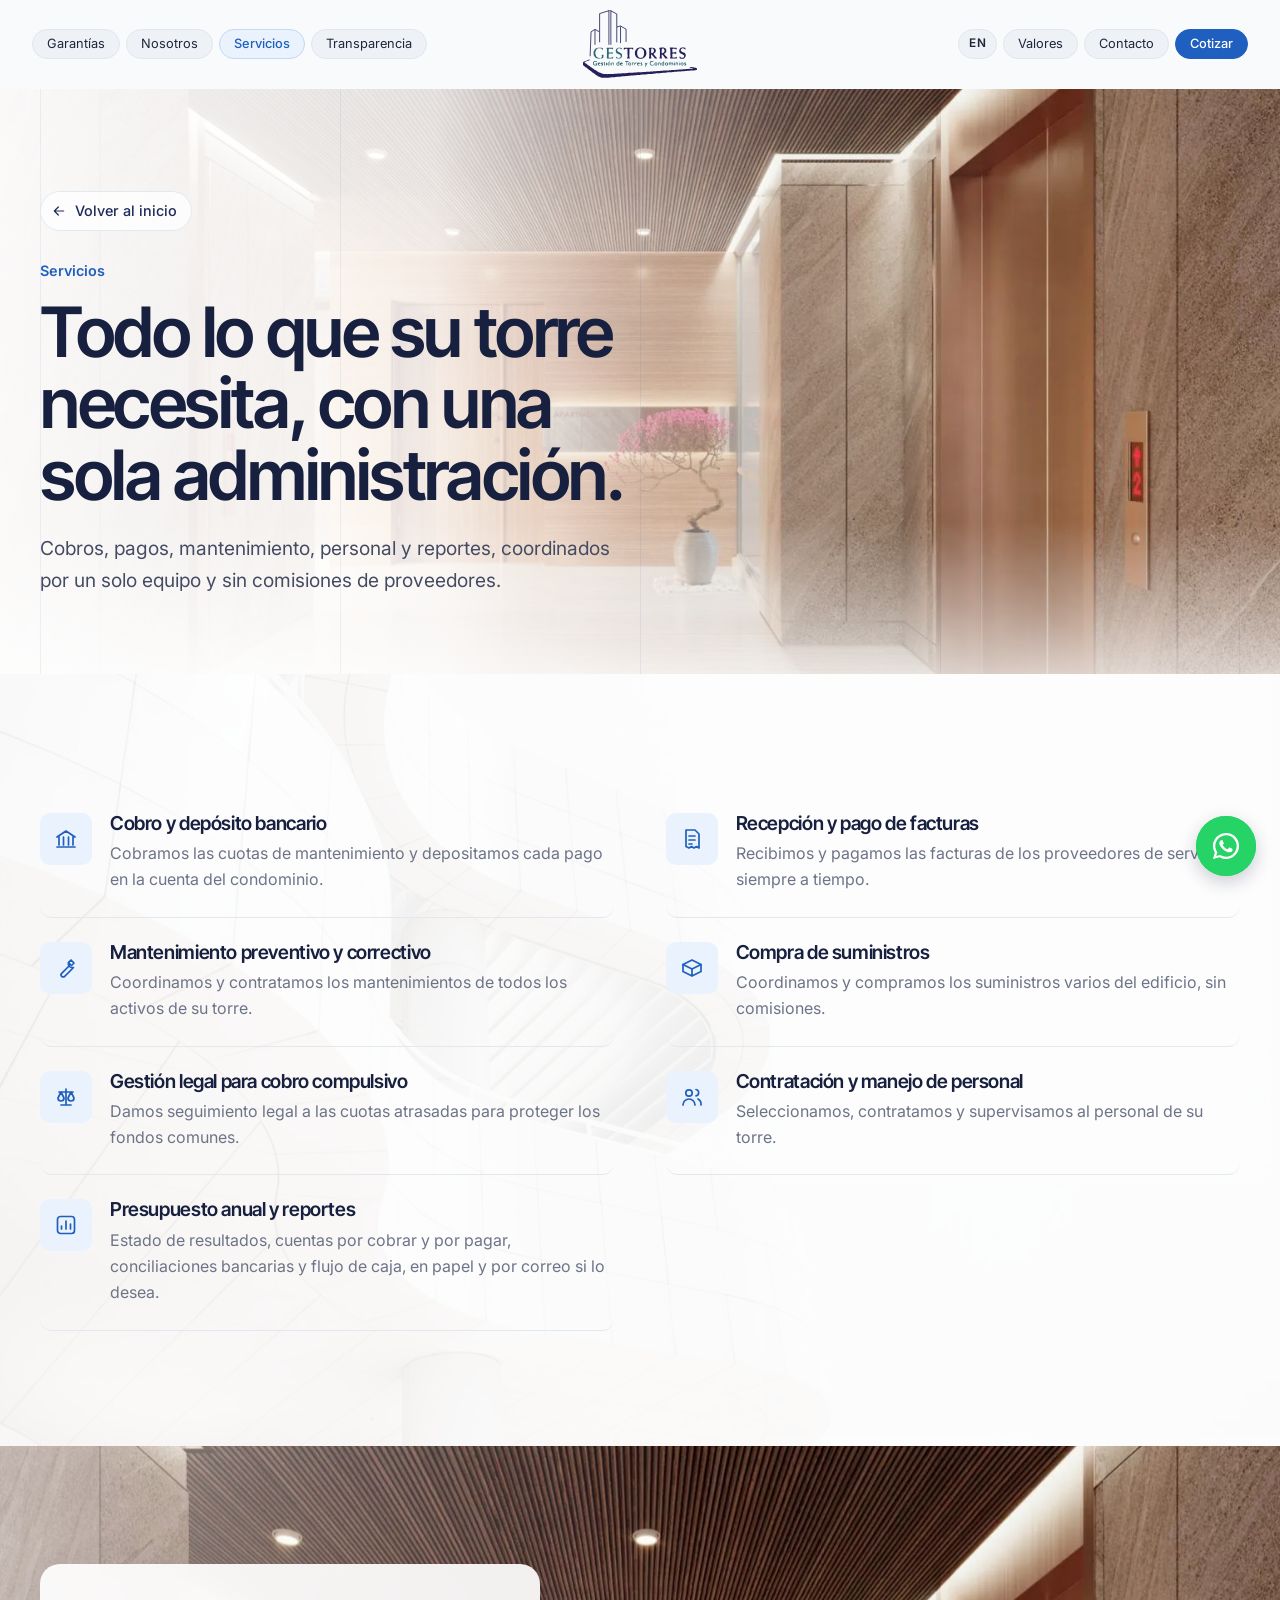
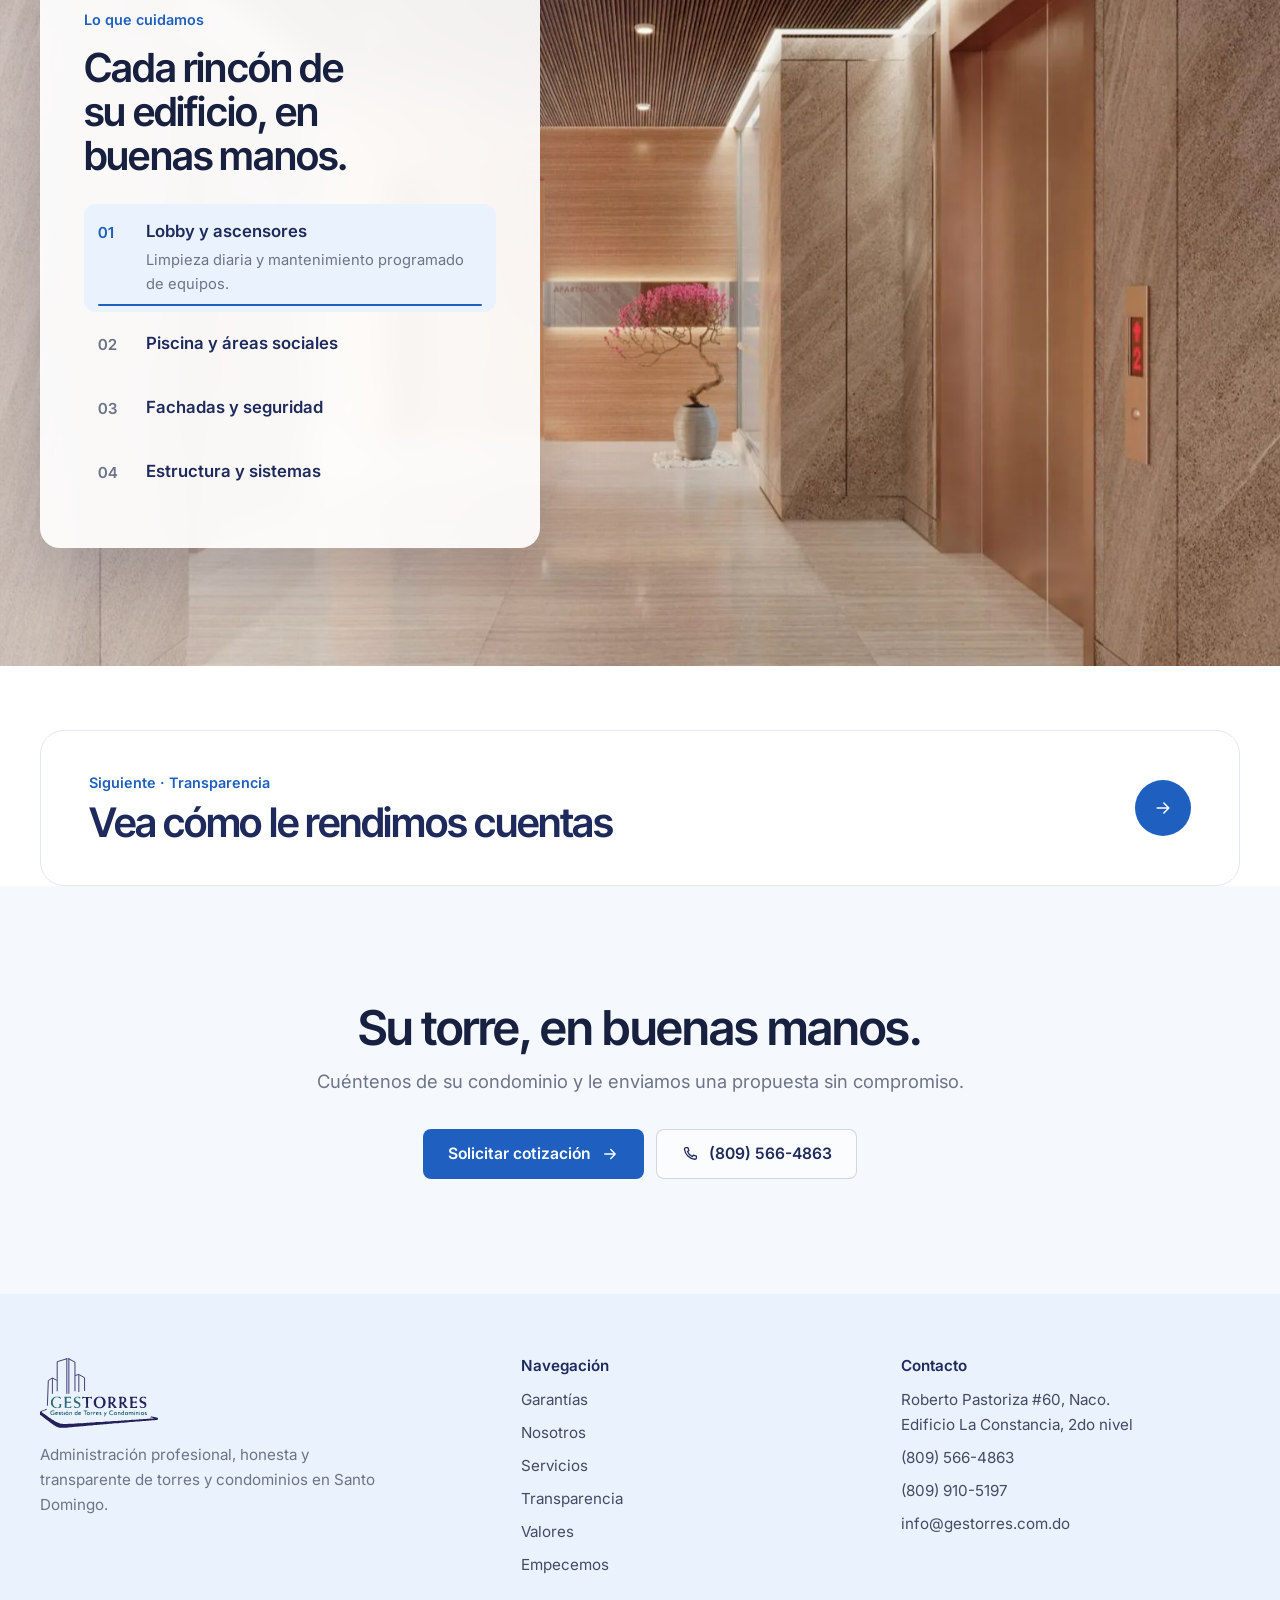
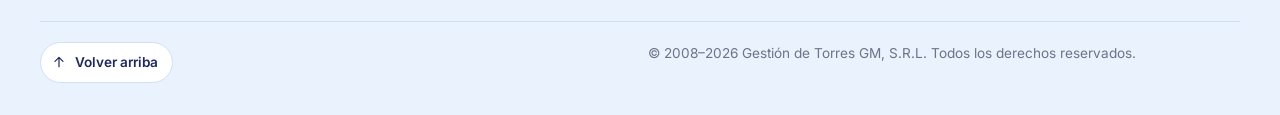
<file: servicios.html>
<!doctype html>
<html lang="es-DO">
<head>
<meta charset="utf-8">
<meta name="viewport" content="width=device-width, initial-scale=1, viewport-fit=cover">
<title>Servicios · Gestorres</title>
<meta name="description" content="Cobro de cuotas, pago de facturas, mantenimiento, suministros, gestión legal, personal y reportes para su torre.">
<meta name="theme-color" content="#ffffff">
<meta property="og:title" content="Servicios · Gestorres">
<meta property="og:description" content="Cobro de cuotas, pago de facturas, mantenimiento, suministros, gestión legal, personal y reportes para su torre.">
<meta property="og:locale" content="es_DO">
<link rel="canonical" href="https://gestorres.com.do/servicios.html">
<link rel="icon" href="img/logo-gestorres.svg">
<link rel="preconnect" href="https://fonts.googleapis.com">
<link rel="preconnect" href="https://fonts.gstatic.com" crossorigin>
<link rel="stylesheet" href="https://fonts.googleapis.com/css2?family=Inter+Tight:wght@400;500;600;700&family=Inter:wght@400;500;600&family=JetBrains+Mono:wght@400;500&display=swap">
<link rel="stylesheet" href="css/styles.css?v=65c9695df3">
<style>html,body{margin:0;background:#fff}</style>
</head>
<body class="page-servicios">
<svg width="0" height="0" style="position:absolute" aria-hidden="true" focusable="false">
  <defs>
    <symbol id="i-arrow" viewBox="0 0 24 24" fill="none" stroke="currentColor" stroke-width="1.8" stroke-linecap="round" stroke-linejoin="round"><path d="M5 12h14M13 6l6 6-6 6"/></symbol>
    <symbol id="i-wa" viewBox="0 0 24 24" fill="currentColor"><path d="M12 2.2A9.8 9.8 0 0 0 3.6 17l-1.4 4.8 4.9-1.3A9.8 9.8 0 1 0 12 2.2Zm0 17.8a8 8 0 0 1-4.1-1.1l-.3-.2-2.9.8.8-2.8-.2-.3A8 8 0 1 1 12 20Zm4.4-6c-.2-.1-1.4-.7-1.7-.8-.2-.1-.4-.1-.5.1l-.8 1c-.1.2-.3.2-.5.1a6.6 6.6 0 0 1-3.3-2.9c-.2-.4.2-.4.7-1.3.1-.1 0-.3 0-.4l-.8-1.8c-.2-.5-.4-.4-.5-.4h-.5a.9.9 0 0 0-.6.3 2.7 2.7 0 0 0-.9 2c0 1.2.9 2.4 1 2.5.1.2 1.7 2.7 4.2 3.7 1.6.7 2.2.7 3 .6.5-.1 1.4-.6 1.6-1.1.2-.6.2-1 .1-1.1l-.5-.5Z"/></symbol>
    <symbol id="i-phone" viewBox="0 0 24 24" fill="none" stroke="currentColor" stroke-width="1.7" stroke-linecap="round" stroke-linejoin="round"><path d="M6.6 3.5h2.6l1.3 4-1.9 1.3a12 12 0 0 0 6.6 6.6l1.3-1.9 4 1.3v2.6A2 2 0 0 1 18.4 19 15.5 15.5 0 0 1 4.6 5.6a2 2 0 0 1 2-2.1Z"/></symbol>
    <symbol id="i-mail" viewBox="0 0 24 24" fill="none" stroke="currentColor" stroke-width="1.7" stroke-linecap="round" stroke-linejoin="round"><rect x="3" y="5" width="18" height="14" rx="3"/><path d="m4 7 8 6 8-6"/></symbol>
    <symbol id="i-pin" viewBox="0 0 24 24" fill="none" stroke="currentColor" stroke-width="1.7" stroke-linecap="round" stroke-linejoin="round"><path d="M12 21s7-6.2 7-11.5A7 7 0 0 0 5 9.5C5 14.8 12 21 12 21Z"/><circle cx="12" cy="9.5" r="2.5"/></symbol>
    <symbol id="i-shield" viewBox="0 0 24 24" fill="none" stroke="currentColor" stroke-width="1.7" stroke-linecap="round" stroke-linejoin="round"><path d="M12 3 5 6v5c0 4.5 3 8.3 7 10 4-1.7 7-5.5 7-10V6l-7-3Z"/><path d="m9 12 2 2 4-4"/></symbol>
    <symbol id="i-clock" viewBox="0 0 24 24" fill="none" stroke="currentColor" stroke-width="1.7" stroke-linecap="round" stroke-linejoin="round"><circle cx="12" cy="12" r="8.5"/><path d="M12 7.5V12l3 2"/></symbol>
    <symbol id="i-chart" viewBox="0 0 24 24" fill="none" stroke="currentColor" stroke-width="1.7" stroke-linecap="round" stroke-linejoin="round"><path d="M4 20V10M10 20V4M16 20v-7M22 20H2"/></symbol>
    <symbol id="i-flip" viewBox="0 0 24 24" fill="none" stroke="currentColor" stroke-width="1.7" stroke-linecap="round" stroke-linejoin="round"><path d="M4 12a8 8 0 0 1 13.7-5.6L20 9M20 4v5h-5M20 12a8 8 0 0 1-13.7 5.6L4 15M4 20v-5h5"/></symbol>
    <symbol id="i-check" viewBox="0 0 24 24" fill="none" stroke="currentColor" stroke-width="2.2" stroke-linecap="round" stroke-linejoin="round"><path d="m5 12.5 4.5 4.5L19 7.5"/></symbol>
    <symbol id="i-chev" viewBox="0 0 24 24" fill="none" stroke="currentColor" stroke-width="1.8" stroke-linecap="round" stroke-linejoin="round"><path d="m6 9 6 6 6-6"/></symbol>
    <symbol id="i-building" viewBox="0 0 24 24" fill="none" stroke="currentColor" stroke-width="1.7" stroke-linecap="round" stroke-linejoin="round"><path d="M4 21V5l7-2v18M11 8l9 2v11M2 21h20M7 8h1M7 12h1M7 16h1M14 13h2M14 17h2"/></symbol>
    <!-- Íconos de servicios (trazos propios) -->
    <symbol id="s-cobro" viewBox="0 0 24 24" fill="none" stroke="currentColor" stroke-width="1.7" stroke-linecap="round" stroke-linejoin="round"><path d="M3 10 12 4l9 6M5 10v8M9.5 10v8M14.5 10v8M19 10v8M3 20h18"/></symbol>
    <symbol id="s-facturas" viewBox="0 0 24 24" fill="none" stroke="currentColor" stroke-width="1.7" stroke-linecap="round" stroke-linejoin="round"><path d="M6 3h9l4 4v14l-2.5-1.5L14 21l-2.5-1.5L9 21l-3-1.5V3Z"/><path d="M9 9h6M9 13h6M9 17h3"/></symbol>
    <symbol id="s-mant" viewBox="0 0 24 24" fill="none" stroke="currentColor" stroke-width="1.7" stroke-linecap="round" stroke-linejoin="round"><path d="M14.5 6.5a4 4 0 0 0 5 5l-8.8 8.8a2.1 2.1 0 0 1-3-3l8.8-8.8Z"/><path d="M14.5 6.5 17 4l3 3-2.5 2.5"/></symbol>
    <symbol id="s-sumin" viewBox="0 0 24 24" fill="none" stroke="currentColor" stroke-width="1.7" stroke-linecap="round" stroke-linejoin="round"><path d="M3 8.5 12 4l9 4.5-9 4.5-9-4.5Z"/><path d="M3 8.5v7L12 20l9-4.5v-7M12 13v7"/></symbol>
    <symbol id="s-legal" viewBox="0 0 24 24" fill="none" stroke="currentColor" stroke-width="1.7" stroke-linecap="round" stroke-linejoin="round"><path d="M12 4v16M7 20h10M5 7h14M7 7l-3 6a3 3 0 0 0 6 0L7 7ZM17 7l-3 6a3 3 0 0 0 6 0l-3-6Z"/></symbol>
    <symbol id="s-personal" viewBox="0 0 24 24" fill="none" stroke="currentColor" stroke-width="1.7" stroke-linecap="round" stroke-linejoin="round"><circle cx="9" cy="8" r="3.2"/><path d="M3 20a6 6 0 0 1 12 0M16 4.5a3.2 3.2 0 0 1 0 6.3M18 14a6 6 0 0 1 3 6"/></symbol>
    <symbol id="s-reportes" viewBox="0 0 24 24" fill="none" stroke="currentColor" stroke-width="1.7" stroke-linecap="round" stroke-linejoin="round"><rect x="3.5" y="3.5" width="17" height="17" rx="3"/><path d="M7.5 16v-3M12 16V8M16.5 16v-5"/></symbol>
  </defs>
</svg>
<a class="skip-link" href="#main">Saltar al contenido</a>

<!-- ============ HEADER ============ -->
<header class="site-header">
  <div class="container header-row">
    <nav class="nav" aria-label="Principal">
      <a href="garantias.html">Garantías</a>
      <a href="nosotros.html">Nosotros</a>
      <a href="servicios.html">Servicios</a>
      <a href="transparencia.html">Transparencia</a>
    </nav>
    <button class="menu-toggle" type="button" aria-label="Abrir menú" aria-expanded="false" aria-controls="mobile-menu"><span></span></button>
    <a class="brand" href="index.html" aria-label="Gestorres, ir al inicio">
      <img src="img/logo-gestorres.svg" alt="Gestorres, Gestión de Torres y Condominios" width="638" height="379">
    </a>
    <div class="header-actions">
      <button class="pill lang-toggle" type="button" data-lang-toggle aria-label="Switch to English" lang="en">EN</button>
      <a class="pill" href="nosotros.html#valores">Valores</a>
      <a class="pill" href="index.html#contacto">Contacto</a>
      <a class="pill pill-primary" href="index.html#contacto">Cotizar</a>
    </div>
  </div>
  <nav class="mobile-menu" id="mobile-menu" aria-label="Menú">
    <a href="garantias.html">Garantías</a>
    <a href="nosotros.html">Nosotros</a>
    <a href="servicios.html">Servicios</a>
    <a href="transparencia.html">Transparencia</a>
    <a href="nosotros.html#valores">Valores</a>
    <a href="index.html#contacto">Contacto</a>
  </nav>
</header>

<main id="main">
<div class="top-sentinel" aria-hidden="true"></div>

<!-- ============ PORTADA DE LA PÁGINA ============ -->
<section class="page-hero live-bg" id="inicio" aria-labelledby="pp-title">
  <div class="bg-stage" aria-hidden="true">
    <div class="bg-slide is-on"><img src="img/bg-lobby.webp" srcset="img/bg-lobby-800.webp 800w, img/bg-lobby.webp 1600w" sizes="100vw" alt="" style="object-position:60% 50%" fetchpriority="high" decoding="async"></div>
  </div>
  <div class="veil veil-light"></div>
  <div class="deco-lines" aria-hidden="true"><span></span><span></span><span></span><span></span></div>
  <div class="container page-hero-inner">
    <a class="back-link" href="index.html"><svg aria-hidden="true"><use href="#i-arrow"/></svg>Volver al inicio</a>
    <span class="kicker">Servicios</span>
    <h1 id="pp-title">Todo lo que su torre necesita, con una sola administración.</h1>
    <p class="lede">Cobros, pagos, mantenimiento, personal y reportes, coordinados por un solo equipo y sin comisiones de proveedores.</p>
  </div>
</section>

<!-- ============ SERVICIOS ============ -->
<section class="section svc2 live-bg" id="servicios" aria-label="Servicios">
  <div class="bg-stage" aria-hidden="true">
    <div class="bg-slide is-on"><img src="img/bg-blanco.webp" srcset="img/bg-blanco-800.webp 800w, img/bg-blanco.webp 1600w" sizes="100vw" alt="" style="object-position:85% 30%" loading="lazy" decoding="async"></div>
  </div>
  <div class="veil veil-white"></div>
  <div class="container">
    <div class="svc-grid">
      <ul class="svc-list">
        <li><span class="ic"><svg aria-hidden="true"><use href="#s-cobro"/></svg></span><div><h3>Cobro y depósito bancario</h3><p>Cobramos las cuotas de mantenimiento y depositamos cada pago en la cuenta del condominio.</p></div></li>
        <li><span class="ic"><svg aria-hidden="true"><use href="#s-facturas"/></svg></span><div><h3>Recepción y pago de facturas</h3><p>Recibimos y pagamos las facturas de los proveedores de servicios, siempre a tiempo.</p></div></li>
        <li><span class="ic"><svg aria-hidden="true"><use href="#s-mant"/></svg></span><div><h3>Mantenimiento preventivo y correctivo</h3><p>Coordinamos y contratamos los mantenimientos de todos los activos de su torre.</p></div></li>
        <li><span class="ic"><svg aria-hidden="true"><use href="#s-sumin"/></svg></span><div><h3>Compra de suministros</h3><p>Coordinamos y compramos los suministros varios del edificio, sin comisiones.</p></div></li>
        <li><span class="ic"><svg aria-hidden="true"><use href="#s-legal"/></svg></span><div><h3>Gestión legal para cobro compulsivo</h3><p>Damos seguimiento legal a las cuotas atrasadas para proteger los fondos comunes.</p></div></li>
        <li><span class="ic"><svg aria-hidden="true"><use href="#s-personal"/></svg></span><div><h3>Contratación y manejo de personal</h3><p>Seleccionamos, contratamos y supervisamos al personal de su torre.</p></div></li>
        <li><span class="ic"><svg aria-hidden="true"><use href="#s-reportes"/></svg></span><div><h3>Presupuesto anual y reportes</h3><p>Estado de resultados, cuentas por cobrar y por pagar, conciliaciones bancarias y flujo de caja, en papel y por correo si lo desea.</p></div></li>
      </ul>
    </div>
  </div>
</section>

<!-- ============ ÁREAS QUE CUIDAMOS ============ -->
<section class="areas2 live-bg" id="areas" aria-labelledby="ar-title">
  <div class="bg-stage" data-rotate="5000" aria-hidden="true">
    <div class="bg-slide is-on"><img src="img/bg-lobby.webp" srcset="img/bg-lobby-800.webp 800w, img/bg-lobby.webp 1600w" sizes="100vw" alt="" style="object-position:60% 50%" loading="lazy" decoding="async"></div>
    <div class="bg-slide"><img src="img/bg-piscina.webp" srcset="img/bg-piscina-800.webp 800w, img/bg-piscina.webp 1600w" sizes="100vw" alt="" style="object-position:50% 60%" loading="lazy" decoding="async"></div>
    <div class="bg-slide"><img src="img/bg-fachada.webp" srcset="img/bg-fachada-800.webp 800w, img/bg-fachada.webp 1600w" sizes="100vw" alt="" style="object-position:70% 50%" loading="lazy" decoding="async"></div>
    <div class="bg-slide"><img src="img/bg-vidrio.webp" srcset="img/bg-vidrio-800.webp 800w, img/bg-vidrio.webp 1600w" sizes="100vw" alt="" style="object-position:80% 60%" loading="lazy" decoding="async"></div>
  </div>
  <div class="veil veil-side"></div>
  <div class="container">
    <div class="areas-card">
      <span class="kicker">Lo que cuidamos</span>
      <h2 id="ar-title">Cada rincón de su edificio, en buenas manos.</h2>
      <ul class="areas-list">
        <li><button type="button" aria-pressed="true"><span class="n">01</span><span><b>Lobby y ascensores</b><small>Limpieza diaria y mantenimiento programado de equipos.</small></span><i class="bar"></i></button></li>
        <li><button type="button" aria-pressed="false"><span class="n">02</span><span><b>Piscina y áreas sociales</b><small>Cuidado del agua, mobiliario y espacios comunes.</small></span><i class="bar"></i></button></li>
        <li><button type="button" aria-pressed="false"><span class="n">03</span><span><b>Fachadas y seguridad</b><small>Pintura, limpieza, iluminación y control de accesos.</small></span><i class="bar"></i></button></li>
        <li><button type="button" aria-pressed="false"><span class="n">04</span><span><b>Estructura y sistemas</b><small>Planta eléctrica, bombas, cisternas e impermeabilización.</small></span><i class="bar"></i></button></li>
      </ul>
    </div>
  </div>
</section>

<!-- ============ SIGUIENTE PÁGINA ============ -->
<section class="next-sec" aria-label="Siguiente página">
  <div class="container">
    <a class="next-card" href="transparencia.html"><span class="next-label">Siguiente · Transparencia</span><span class="next-title">Vea cómo le rendimos cuentas</span><span class="start-arrow"><svg aria-hidden="true"><use href="#i-arrow"/></svg></span></a>
  </div>
</section>

<!-- ============ LLAMADO FINAL ============ -->
<section class="section alt final-cta" aria-labelledby="f-title">
  <div class="container final-inner">
    <h2 id="f-title">Su torre, en buenas manos.</h2>
    <p>Cuéntenos de su condominio y le enviamos una propuesta sin compromiso.</p>
    <div class="hero-actions">
      <a class="btn btn-primary" href="index.html#contacto">Solicitar cotización<svg aria-hidden="true"><use href="#i-arrow"/></svg></a>
      <a class="btn btn-ghost" href="tel:+18095664863"><svg aria-hidden="true"><use href="#i-phone"/></svg>(809) 566-4863</a>
    </div>
  </div>
</section>
</main>


<!-- ============ FOOTER ============ -->
<footer class="site-footer">
  <div class="container">
    <div class="foot-grid">
      <div>
        <img src="img/logo-gestorres.svg" alt="Gestorres" width="638" height="379" loading="lazy">
        <p>Administración profesional, honesta y transparente de torres y condominios en Santo Domingo.</p>
      </div>
      <div>
        <h4>Navegación</h4>
        <ul><li><a href="garantias.html">Garantías</a></li><li><a href="nosotros.html">Nosotros</a></li><li><a href="servicios.html">Servicios</a></li><li><a href="transparencia.html">Transparencia</a></li><li><a href="nosotros.html#valores">Valores</a></li><li><a href="proceso.html">Empecemos</a></li></ul>
      </div>
      <div>
        <h4>Contacto</h4>
        <ul><li>Roberto Pastoriza #60, Naco.<br>Edificio La Constancia, 2do nivel</li><li><a href="tel:+18095664863">(809) 566-4863</a></li><li><a href="https://wa.me/18099105197" target="_blank" rel="noopener">(809) 910-5197</a></li><li><a href="mailto:info@gestorres.com.do">info@gestorres.com.do</a></li></ul>
      </div>
    </div>
    <div class="foot-bottom"><a class="to-top" href="#inicio"><svg aria-hidden="true"><use href="#i-arrow"/></svg>Volver arriba</a><span>© 2008–<span id="year">2026</span> Gestión de Torres GM, S.R.L. Todos los derechos reservados.</span></div>
  </div>
</footer>

<a class="wa-float" href="https://wa.me/18099105197?text=Hola%20Gestorres%2C%20quisiera%20informaci%C3%B3n." target="_blank" rel="noopener" aria-label="Escríbenos por WhatsApp">
  <svg aria-hidden="true"><use href="#i-wa"/></svg>
</a>
<nav class="mobile-bar" aria-label="Acciones rápidas">
  <div class="row">
    <a href="tel:+18095664863"><svg aria-hidden="true"><use href="#i-phone"/></svg>Llamar</a>
    <a href="https://wa.me/18099105197" target="_blank" rel="noopener"><svg class="wa" aria-hidden="true"><use href="#i-wa"/></svg>WhatsApp</a>
    <a class="primary" href="index.html#contacto">Cotizar</a>
  </div>
</nav>

<script src="js/app.js?v=65c9695df3" defer></script>
<script src="js/i18n.js?v=65c9695df3" defer></script>
</body>
</html>
</file>
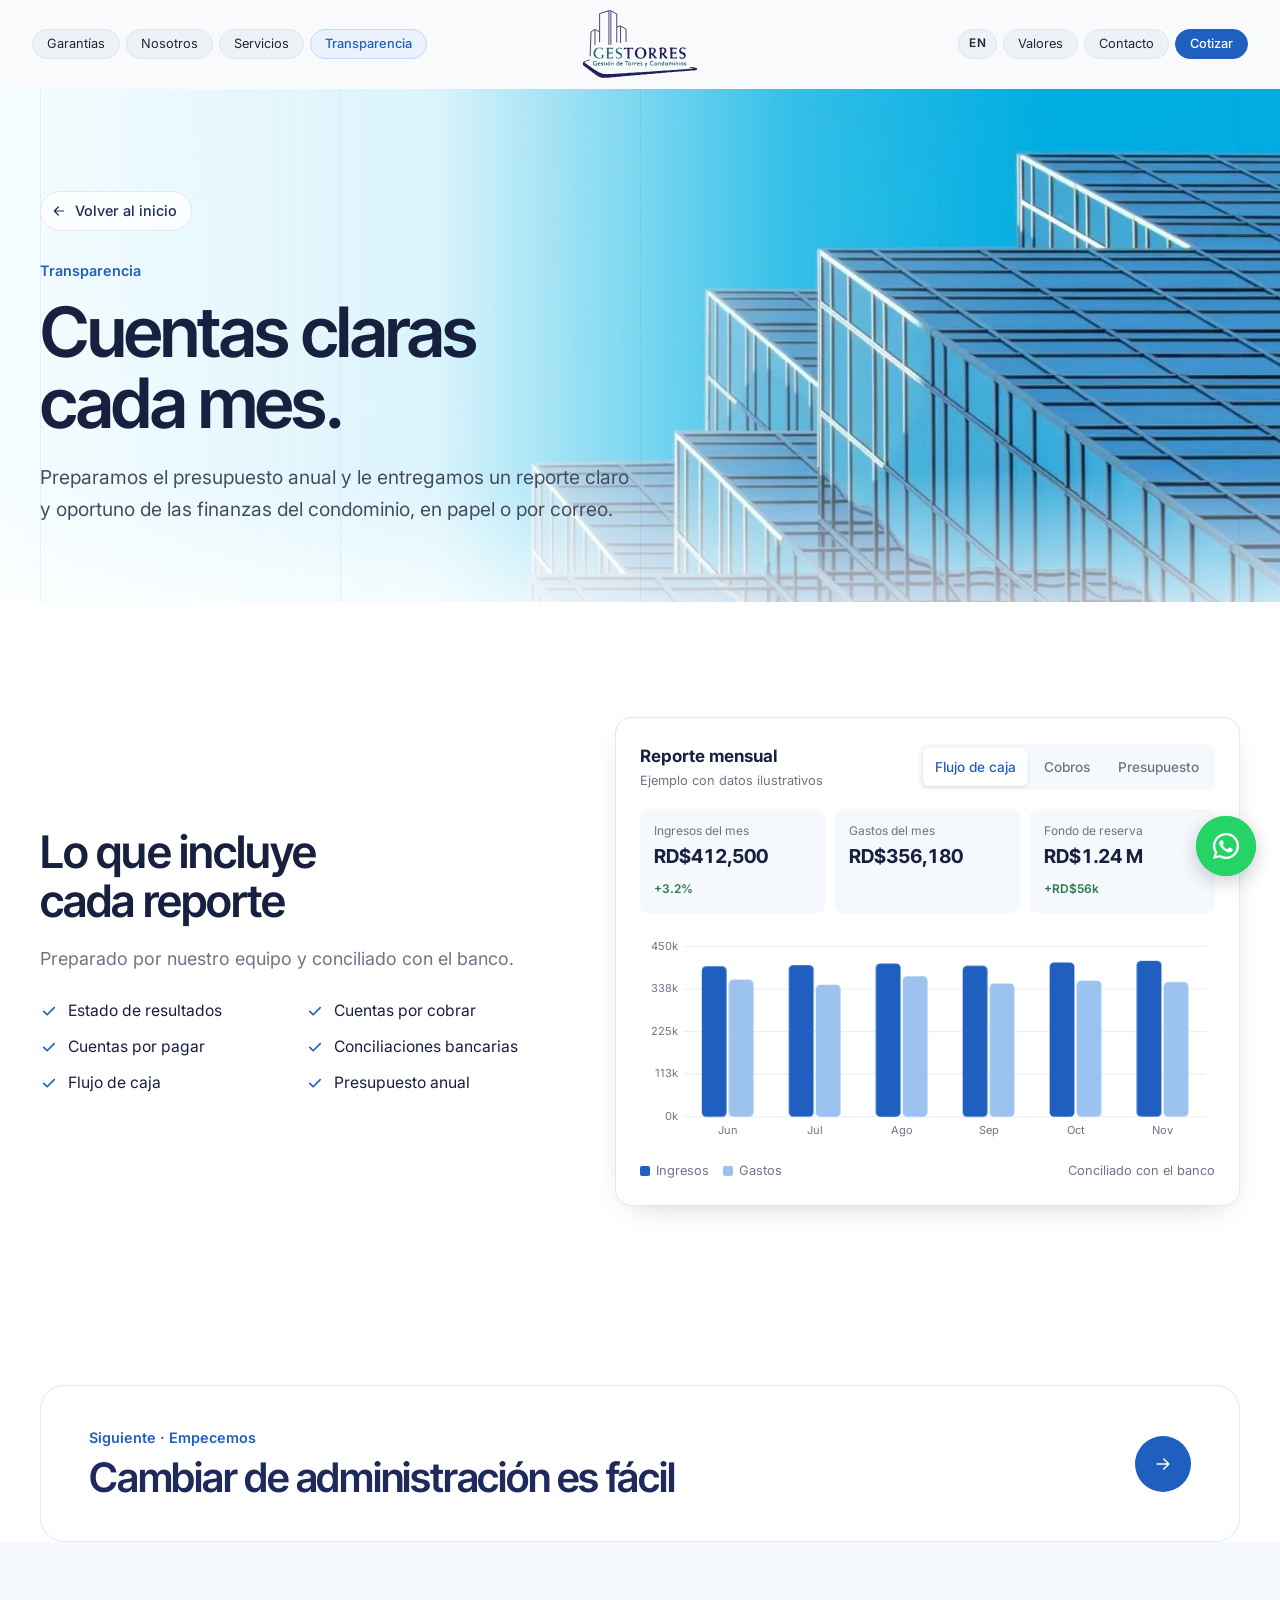
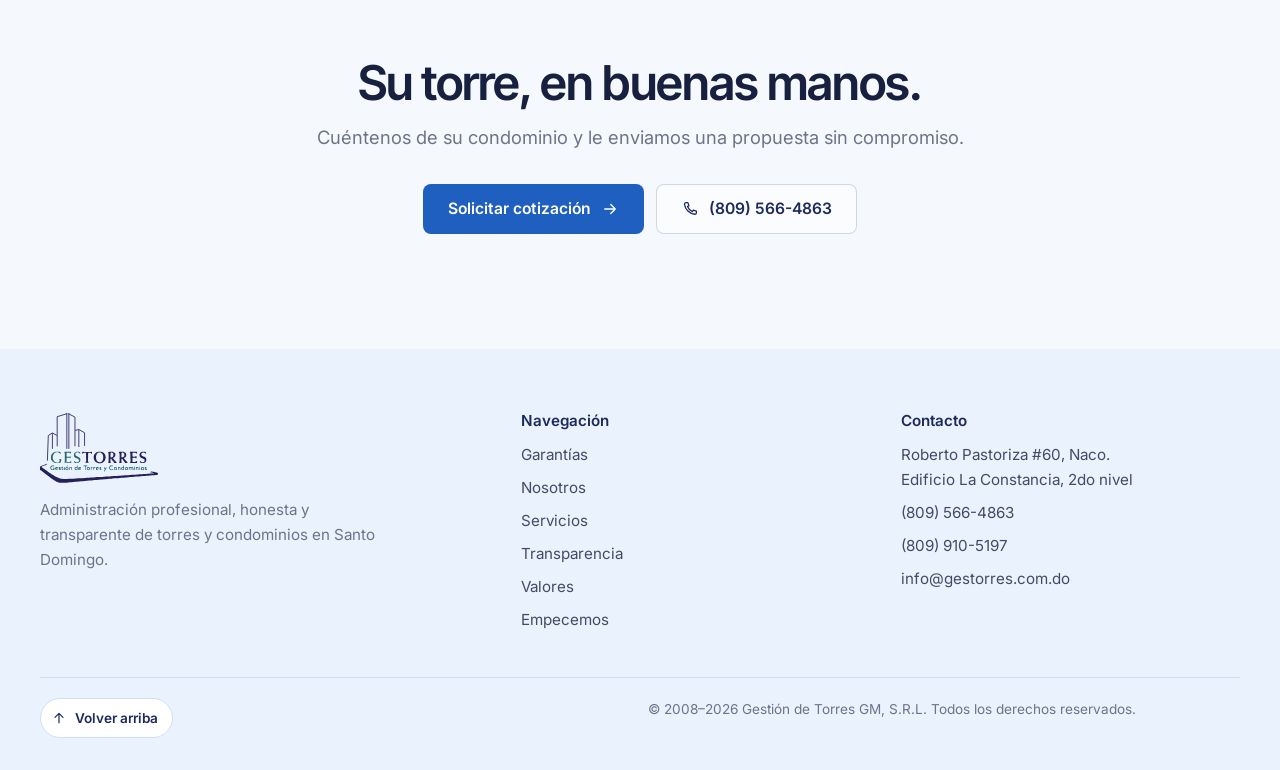
<file: transparencia.html>
<!doctype html>
<html lang="es-DO">
<head>
<meta charset="utf-8">
<meta name="viewport" content="width=device-width, initial-scale=1, viewport-fit=cover">
<title>Transparencia · Gestorres</title>
<meta name="description" content="Presupuesto anual y reportes financieros claros cada mes: estado de resultados, cuentas por cobrar y por pagar, conciliaciones y flujo de caja.">
<meta name="theme-color" content="#ffffff">
<meta property="og:title" content="Transparencia · Gestorres">
<meta property="og:description" content="Presupuesto anual y reportes financieros claros cada mes: estado de resultados, cuentas por cobrar y por pagar, conciliaciones y flujo de caja.">
<meta property="og:locale" content="es_DO">
<link rel="canonical" href="https://gestorres.com.do/transparencia.html">
<link rel="icon" href="img/logo-gestorres.svg">
<link rel="preconnect" href="https://fonts.googleapis.com">
<link rel="preconnect" href="https://fonts.gstatic.com" crossorigin>
<link rel="stylesheet" href="https://fonts.googleapis.com/css2?family=Inter+Tight:wght@400;500;600;700&family=Inter:wght@400;500;600&family=JetBrains+Mono:wght@400;500&display=swap">
<link rel="stylesheet" href="css/styles.css?v=65c9695df3">
<style>html,body{margin:0;background:#fff}</style>
</head>
<body class="page-transparencia">
<svg width="0" height="0" style="position:absolute" aria-hidden="true" focusable="false">
  <defs>
    <symbol id="i-arrow" viewBox="0 0 24 24" fill="none" stroke="currentColor" stroke-width="1.8" stroke-linecap="round" stroke-linejoin="round"><path d="M5 12h14M13 6l6 6-6 6"/></symbol>
    <symbol id="i-wa" viewBox="0 0 24 24" fill="currentColor"><path d="M12 2.2A9.8 9.8 0 0 0 3.6 17l-1.4 4.8 4.9-1.3A9.8 9.8 0 1 0 12 2.2Zm0 17.8a8 8 0 0 1-4.1-1.1l-.3-.2-2.9.8.8-2.8-.2-.3A8 8 0 1 1 12 20Zm4.4-6c-.2-.1-1.4-.7-1.7-.8-.2-.1-.4-.1-.5.1l-.8 1c-.1.2-.3.2-.5.1a6.6 6.6 0 0 1-3.3-2.9c-.2-.4.2-.4.7-1.3.1-.1 0-.3 0-.4l-.8-1.8c-.2-.5-.4-.4-.5-.4h-.5a.9.9 0 0 0-.6.3 2.7 2.7 0 0 0-.9 2c0 1.2.9 2.4 1 2.5.1.2 1.7 2.7 4.2 3.7 1.6.7 2.2.7 3 .6.5-.1 1.4-.6 1.6-1.1.2-.6.2-1 .1-1.1l-.5-.5Z"/></symbol>
    <symbol id="i-phone" viewBox="0 0 24 24" fill="none" stroke="currentColor" stroke-width="1.7" stroke-linecap="round" stroke-linejoin="round"><path d="M6.6 3.5h2.6l1.3 4-1.9 1.3a12 12 0 0 0 6.6 6.6l1.3-1.9 4 1.3v2.6A2 2 0 0 1 18.4 19 15.5 15.5 0 0 1 4.6 5.6a2 2 0 0 1 2-2.1Z"/></symbol>
    <symbol id="i-mail" viewBox="0 0 24 24" fill="none" stroke="currentColor" stroke-width="1.7" stroke-linecap="round" stroke-linejoin="round"><rect x="3" y="5" width="18" height="14" rx="3"/><path d="m4 7 8 6 8-6"/></symbol>
    <symbol id="i-pin" viewBox="0 0 24 24" fill="none" stroke="currentColor" stroke-width="1.7" stroke-linecap="round" stroke-linejoin="round"><path d="M12 21s7-6.2 7-11.5A7 7 0 0 0 5 9.5C5 14.8 12 21 12 21Z"/><circle cx="12" cy="9.5" r="2.5"/></symbol>
    <symbol id="i-shield" viewBox="0 0 24 24" fill="none" stroke="currentColor" stroke-width="1.7" stroke-linecap="round" stroke-linejoin="round"><path d="M12 3 5 6v5c0 4.5 3 8.3 7 10 4-1.7 7-5.5 7-10V6l-7-3Z"/><path d="m9 12 2 2 4-4"/></symbol>
    <symbol id="i-clock" viewBox="0 0 24 24" fill="none" stroke="currentColor" stroke-width="1.7" stroke-linecap="round" stroke-linejoin="round"><circle cx="12" cy="12" r="8.5"/><path d="M12 7.5V12l3 2"/></symbol>
    <symbol id="i-chart" viewBox="0 0 24 24" fill="none" stroke="currentColor" stroke-width="1.7" stroke-linecap="round" stroke-linejoin="round"><path d="M4 20V10M10 20V4M16 20v-7M22 20H2"/></symbol>
    <symbol id="i-flip" viewBox="0 0 24 24" fill="none" stroke="currentColor" stroke-width="1.7" stroke-linecap="round" stroke-linejoin="round"><path d="M4 12a8 8 0 0 1 13.7-5.6L20 9M20 4v5h-5M20 12a8 8 0 0 1-13.7 5.6L4 15M4 20v-5h5"/></symbol>
    <symbol id="i-check" viewBox="0 0 24 24" fill="none" stroke="currentColor" stroke-width="2.2" stroke-linecap="round" stroke-linejoin="round"><path d="m5 12.5 4.5 4.5L19 7.5"/></symbol>
    <symbol id="i-chev" viewBox="0 0 24 24" fill="none" stroke="currentColor" stroke-width="1.8" stroke-linecap="round" stroke-linejoin="round"><path d="m6 9 6 6 6-6"/></symbol>
    <symbol id="i-building" viewBox="0 0 24 24" fill="none" stroke="currentColor" stroke-width="1.7" stroke-linecap="round" stroke-linejoin="round"><path d="M4 21V5l7-2v18M11 8l9 2v11M2 21h20M7 8h1M7 12h1M7 16h1M14 13h2M14 17h2"/></symbol>
    <!-- Íconos de servicios (trazos propios) -->
    <symbol id="s-cobro" viewBox="0 0 24 24" fill="none" stroke="currentColor" stroke-width="1.7" stroke-linecap="round" stroke-linejoin="round"><path d="M3 10 12 4l9 6M5 10v8M9.5 10v8M14.5 10v8M19 10v8M3 20h18"/></symbol>
    <symbol id="s-facturas" viewBox="0 0 24 24" fill="none" stroke="currentColor" stroke-width="1.7" stroke-linecap="round" stroke-linejoin="round"><path d="M6 3h9l4 4v14l-2.5-1.5L14 21l-2.5-1.5L9 21l-3-1.5V3Z"/><path d="M9 9h6M9 13h6M9 17h3"/></symbol>
    <symbol id="s-mant" viewBox="0 0 24 24" fill="none" stroke="currentColor" stroke-width="1.7" stroke-linecap="round" stroke-linejoin="round"><path d="M14.5 6.5a4 4 0 0 0 5 5l-8.8 8.8a2.1 2.1 0 0 1-3-3l8.8-8.8Z"/><path d="M14.5 6.5 17 4l3 3-2.5 2.5"/></symbol>
    <symbol id="s-sumin" viewBox="0 0 24 24" fill="none" stroke="currentColor" stroke-width="1.7" stroke-linecap="round" stroke-linejoin="round"><path d="M3 8.5 12 4l9 4.5-9 4.5-9-4.5Z"/><path d="M3 8.5v7L12 20l9-4.5v-7M12 13v7"/></symbol>
    <symbol id="s-legal" viewBox="0 0 24 24" fill="none" stroke="currentColor" stroke-width="1.7" stroke-linecap="round" stroke-linejoin="round"><path d="M12 4v16M7 20h10M5 7h14M7 7l-3 6a3 3 0 0 0 6 0L7 7ZM17 7l-3 6a3 3 0 0 0 6 0l-3-6Z"/></symbol>
    <symbol id="s-personal" viewBox="0 0 24 24" fill="none" stroke="currentColor" stroke-width="1.7" stroke-linecap="round" stroke-linejoin="round"><circle cx="9" cy="8" r="3.2"/><path d="M3 20a6 6 0 0 1 12 0M16 4.5a3.2 3.2 0 0 1 0 6.3M18 14a6 6 0 0 1 3 6"/></symbol>
    <symbol id="s-reportes" viewBox="0 0 24 24" fill="none" stroke="currentColor" stroke-width="1.7" stroke-linecap="round" stroke-linejoin="round"><rect x="3.5" y="3.5" width="17" height="17" rx="3"/><path d="M7.5 16v-3M12 16V8M16.5 16v-5"/></symbol>
  </defs>
</svg>
<a class="skip-link" href="#main">Saltar al contenido</a>

<!-- ============ HEADER ============ -->
<header class="site-header">
  <div class="container header-row">
    <nav class="nav" aria-label="Principal">
      <a href="garantias.html">Garantías</a>
      <a href="nosotros.html">Nosotros</a>
      <a href="servicios.html">Servicios</a>
      <a href="transparencia.html">Transparencia</a>
    </nav>
    <button class="menu-toggle" type="button" aria-label="Abrir menú" aria-expanded="false" aria-controls="mobile-menu"><span></span></button>
    <a class="brand" href="index.html" aria-label="Gestorres, ir al inicio">
      <img src="img/logo-gestorres.svg" alt="Gestorres, Gestión de Torres y Condominios" width="638" height="379">
    </a>
    <div class="header-actions">
      <button class="pill lang-toggle" type="button" data-lang-toggle aria-label="Switch to English" lang="en">EN</button>
      <a class="pill" href="nosotros.html#valores">Valores</a>
      <a class="pill" href="index.html#contacto">Contacto</a>
      <a class="pill pill-primary" href="index.html#contacto">Cotizar</a>
    </div>
  </div>
  <nav class="mobile-menu" id="mobile-menu" aria-label="Menú">
    <a href="garantias.html">Garantías</a>
    <a href="nosotros.html">Nosotros</a>
    <a href="servicios.html">Servicios</a>
    <a href="transparencia.html">Transparencia</a>
    <a href="nosotros.html#valores">Valores</a>
    <a href="index.html#contacto">Contacto</a>
  </nav>
</header>

<main id="main">
<div class="top-sentinel" aria-hidden="true"></div>

<!-- ============ PORTADA DE LA PÁGINA ============ -->
<section class="page-hero live-bg" id="inicio" aria-labelledby="pp-title">
  <div class="bg-stage" aria-hidden="true">
    <div class="bg-slide is-on"><img src="img/bg-vidrio.webp" srcset="img/bg-vidrio-800.webp 800w, img/bg-vidrio.webp 1600w" sizes="100vw" alt="" style="object-position:80% 60%" fetchpriority="high" decoding="async"></div>
  </div>
  <div class="veil veil-light"></div>
  <div class="deco-lines" aria-hidden="true"><span></span><span></span><span></span><span></span></div>
  <div class="container page-hero-inner">
    <a class="back-link" href="index.html"><svg aria-hidden="true"><use href="#i-arrow"/></svg>Volver al inicio</a>
    <span class="kicker">Transparencia</span>
    <h1 id="pp-title">Cuentas claras cada mes.</h1>
    <p class="lede">Preparamos el presupuesto anual y le entregamos un reporte claro y oportuno de las finanzas del condominio, en papel o por correo.</p>
  </div>
</section>

<!-- ============ TRANSPARENCIA ============ -->
<section class="section" id="transparencia" aria-label="Reporte financiero">
  <div class="container report-grid">
    <div class="report-copy">
      <h2 class="rc-title">Lo que incluye cada reporte</h2>
      <p class="rc-sub">Preparado por nuestro equipo y conciliado con el banco.</p>
      <ul class="checks">
        <li><svg aria-hidden="true"><use href="#i-check"/></svg>Estado de resultados</li>
        <li><svg aria-hidden="true"><use href="#i-check"/></svg>Cuentas por cobrar</li>
        <li><svg aria-hidden="true"><use href="#i-check"/></svg>Cuentas por pagar</li>
        <li><svg aria-hidden="true"><use href="#i-check"/></svg>Conciliaciones bancarias</li>
        <li><svg aria-hidden="true"><use href="#i-check"/></svg>Flujo de caja</li>
        <li><svg aria-hidden="true"><use href="#i-check"/></svg>Presupuesto anual</li>
      </ul>
    </div>
    <div class="dash">
      <div class="dash-top">
        <div><b>Reporte mensual</b><small>Ejemplo con datos ilustrativos</small></div>
        <div class="tabs" role="tablist" aria-label="Vista del reporte">
          <button class="tab" role="tab" aria-selected="true" data-view="flujo">Flujo de caja</button>
          <button class="tab" role="tab" aria-selected="false" data-view="cxc">Cobros</button>
          <button class="tab" role="tab" aria-selected="false" data-view="presupuesto">Presupuesto</button>
        </div>
      </div>
      <div class="kpis" aria-live="polite"></div>
      <svg class="chart" viewBox="0 0 520 200" role="img" aria-label="Gráfico de barras del reporte"></svg>
      <div class="dash-foot"><div class="legend"></div><span>Conciliado con el banco</span></div>
    </div>
  </div>
</section>

<!-- ============ SIGUIENTE PÁGINA ============ -->
<section class="next-sec" aria-label="Siguiente página">
  <div class="container">
    <a class="next-card" href="proceso.html"><span class="next-label">Siguiente · Empecemos</span><span class="next-title">Cambiar de administración es fácil</span><span class="start-arrow"><svg aria-hidden="true"><use href="#i-arrow"/></svg></span></a>
  </div>
</section>

<!-- ============ LLAMADO FINAL ============ -->
<section class="section alt final-cta" aria-labelledby="f-title">
  <div class="container final-inner">
    <h2 id="f-title">Su torre, en buenas manos.</h2>
    <p>Cuéntenos de su condominio y le enviamos una propuesta sin compromiso.</p>
    <div class="hero-actions">
      <a class="btn btn-primary" href="index.html#contacto">Solicitar cotización<svg aria-hidden="true"><use href="#i-arrow"/></svg></a>
      <a class="btn btn-ghost" href="tel:+18095664863"><svg aria-hidden="true"><use href="#i-phone"/></svg>(809) 566-4863</a>
    </div>
  </div>
</section>
</main>


<!-- ============ FOOTER ============ -->
<footer class="site-footer">
  <div class="container">
    <div class="foot-grid">
      <div>
        <img src="img/logo-gestorres.svg" alt="Gestorres" width="638" height="379" loading="lazy">
        <p>Administración profesional, honesta y transparente de torres y condominios en Santo Domingo.</p>
      </div>
      <div>
        <h4>Navegación</h4>
        <ul><li><a href="garantias.html">Garantías</a></li><li><a href="nosotros.html">Nosotros</a></li><li><a href="servicios.html">Servicios</a></li><li><a href="transparencia.html">Transparencia</a></li><li><a href="nosotros.html#valores">Valores</a></li><li><a href="proceso.html">Empecemos</a></li></ul>
      </div>
      <div>
        <h4>Contacto</h4>
        <ul><li>Roberto Pastoriza #60, Naco.<br>Edificio La Constancia, 2do nivel</li><li><a href="tel:+18095664863">(809) 566-4863</a></li><li><a href="https://wa.me/18099105197" target="_blank" rel="noopener">(809) 910-5197</a></li><li><a href="mailto:info@gestorres.com.do">info@gestorres.com.do</a></li></ul>
      </div>
    </div>
    <div class="foot-bottom"><a class="to-top" href="#inicio"><svg aria-hidden="true"><use href="#i-arrow"/></svg>Volver arriba</a><span>© 2008–<span id="year">2026</span> Gestión de Torres GM, S.R.L. Todos los derechos reservados.</span></div>
  </div>
</footer>

<a class="wa-float" href="https://wa.me/18099105197?text=Hola%20Gestorres%2C%20quisiera%20informaci%C3%B3n." target="_blank" rel="noopener" aria-label="Escríbenos por WhatsApp">
  <svg aria-hidden="true"><use href="#i-wa"/></svg>
</a>
<nav class="mobile-bar" aria-label="Acciones rápidas">
  <div class="row">
    <a href="tel:+18095664863"><svg aria-hidden="true"><use href="#i-phone"/></svg>Llamar</a>
    <a href="https://wa.me/18099105197" target="_blank" rel="noopener"><svg class="wa" aria-hidden="true"><use href="#i-wa"/></svg>WhatsApp</a>
    <a class="primary" href="index.html#contacto">Cotizar</a>
  </div>
</nav>

<script src="js/app.js?v=65c9695df3" defer></script>
<script src="js/i18n.js?v=65c9695df3" defer></script>
</body>
</html>
</file>
<file: css/styles.css>
/* ==========================================================================
   GESTORRES — Estilos
   Dirección: sitio inmobiliario sobrio y luminoso. Fotos reales como
   protagonistas, azul de marca y azul claro, tipografía limpia, sin efectos.
   El scroll es 100% nativo: ningún script escucha ni modifica el scroll.
   ========================================================================== */

:root {
  --navy: #1d2a5b;        /* texto de títulos, derivado del logo */
  --blue: #1f5fbf;        /* azul de marca (acciones, enlaces) */
  --blue-dark: #174a96;
  --sky: #5b9be6;         /* azul claro de acento */
  --sky-soft: #e9f2fd;    /* fondos suaves */
  --sky-line: #cfe0f6;

  --ink: #18203f;
  --text: #444b63;
  --muted: #6d7488;
  --line: #e3e7ef;
  --bg: #ffffff;
  --bg-alt: #f5f8fc;

  --font-display: "Inter Tight", "Inter", ui-sans-serif, system-ui, sans-serif;
  --font-body: "Inter", ui-sans-serif, system-ui, -apple-system, "Segoe UI", sans-serif;

  --radius: 10px;
  --radius-lg: 16px;
  --header-h: 84px;
  --shadow: 0 10px 30px -18px rgba(24, 32, 63, .35);

  color-scheme: light;
}

*, *::before, *::after { box-sizing: border-box; }
html { -webkit-text-size-adjust: 100%; }
body {
  margin: 0;
  background: var(--bg);
  color: var(--text);
  font-family: var(--font-body);
  font-size: 1.0625rem;
  line-height: 1.65;
  -webkit-font-smoothing: antialiased;
}
img { max-width: 100%; display: block; }
[hidden] { display: none !important; }
a { color: inherit; }
button { font: inherit; }
h1, h2, h3, h4 {
  font-family: var(--font-display);
  color: var(--ink);
  line-height: 1.1;
  letter-spacing: -0.02em;
  margin: 0;
  text-wrap: balance;
}
p { margin: 0; }
:focus-visible { outline: 2px solid var(--blue); outline-offset: 3px; border-radius: 4px; }
section[id], main[id] { scroll-margin-top: calc(var(--header-h) + 8px); }

.skip-link { position: absolute; left: 12px; top: -60px; z-index: 200; background: var(--navy); color: #fff; padding: 10px 16px; border-radius: 8px; text-decoration: none; }
.skip-link:focus { top: 12px; }
.sr-only { position: absolute; width: 1px; height: 1px; padding: 0; margin: -1px; overflow: hidden; clip: rect(0 0 0 0); white-space: nowrap; border: 0; }

.container {
  width: 100%; max-width: 1240px; margin: 0 auto;
  padding-left: max(20px, env(safe-area-inset-left, 0px));
  padding-right: max(20px, env(safe-area-inset-right, 0px));
}
.section { padding-block: clamp(72px, 9vw, 120px); }
.section.alt { background: var(--bg-alt); }

.kicker { display: block; font-size: .9rem; font-weight: 600; color: var(--blue); margin-bottom: 14px; }
.section-head { max-width: 720px; margin-bottom: clamp(36px, 5vw, 56px); }
.section-head h2 { font-size: clamp(2rem, 1.4rem + 2.2vw, 3rem); font-weight: 600; }
.section-head p { margin-top: 16px; font-size: 1.15rem; color: var(--muted); max-width: 58ch; }
.accent { color: var(--blue); }

/* Botones */
.btn {
  display: inline-flex; align-items: center; justify-content: center; gap: 10px;
  min-height: 50px; padding: 0 24px; border-radius: 8px; border: 1px solid transparent;
  font-weight: 600; font-size: .98rem; text-decoration: none; white-space: nowrap; cursor: pointer;
  transition: background-color .2s, border-color .2s, color .2s, transform .2s, box-shadow .2s;
}
.btn svg { width: 18px; height: 18px; flex: none; transition: transform .25s ease; }
.btn:hover { transform: translateY(-2px); }
.btn-primary:hover { box-shadow: 0 8px 20px rgba(31,95,191,.28); }
.btn:hover svg:not(.wa) { transform: translateX(4px); }
.btn-primary { background: var(--blue); color: #fff; }
.btn-primary:hover { background: var(--blue-dark); }
.btn-outline { background: #fff; color: var(--navy); border-color: var(--line); }
.btn-outline:hover { border-color: var(--sky); color: var(--blue); }
.wa { color: #1f9d55; }

/* --------------------------------------------------------------------------
   Header: menú a la izquierda, logo al centro, acciones a la derecha
   -------------------------------------------------------------------------- */
.site-header {
  position: sticky; top: 0; z-index: 100;
  background: #fff;
  border-bottom: 1px solid var(--line);
  transition: box-shadow .3s ease, border-color .3s ease;
}
.site-header.scrolled { box-shadow: 0 6px 24px rgba(24,32,63,.07); border-color: transparent; }
.top-sentinel { position: absolute; top: 0; left: 0; width: 1px; height: 8px; }
.header-row {
  height: var(--header-h);
  display: grid; grid-template-columns: minmax(0, 1fr) auto minmax(0, 1fr); align-items: center; gap: 24px;
}
.nav { position: relative; display: flex; align-items: center; gap: 0; }
.nav a { position: relative; text-decoration: none; font-size: .95rem; font-weight: 500; color: var(--text); padding: 10px 7px; border-radius: 8px; transition: color .25s ease; }
.nav a:hover, .nav a.is-active { color: var(--navy); }
.nav a.is-active { font-weight: 600; }
.nav a::after { content: ""; position: absolute; left: 7px; right: 7px; bottom: 4px; height: 2px; border-radius: 2px; background: var(--blue); transform: scaleX(0); transform-origin: left; transition: transform .35s cubic-bezier(.2,.7,.2,1); }
.nav a.is-active::after { transform: scaleX(1); }
.nav-ind { position: absolute; z-index: -1; top: 50%; left: 0; height: 38px; width: 0; margin-top: -19px; border-radius: 8px; background: var(--sky-soft); opacity: 0; pointer-events: none;
  transition: transform .35s cubic-bezier(.2,.7,.2,1), width .35s cubic-bezier(.2,.7,.2,1), opacity .2s; }
.nav.hovering .nav-ind { opacity: 1; }
.brand { justify-self: center; display: block; }
.brand img { height: 60px; width: auto; }
.header-actions { justify-self: end; display: flex; align-items: center; gap: 10px; }
.header-actions .btn { min-height: 44px; padding: 0 18px; font-size: .92rem; }

.menu-toggle {
  display: none; justify-self: start;
  width: 44px; height: 44px; border-radius: 8px; border: 1px solid var(--line); background: #fff;
  align-items: center; justify-content: center; color: var(--navy); cursor: pointer;
}
.menu-toggle span, .menu-toggle span::before, .menu-toggle span::after { display: block; width: 18px; height: 2px; background: currentColor; border-radius: 2px; position: relative; }
.menu-toggle span::before, .menu-toggle span::after { content: ""; position: absolute; left: 0; }
.menu-toggle span::before { top: -6px; }
.menu-toggle span::after { top: 6px; }
.menu-open .menu-toggle span { background: transparent; }
.menu-open .menu-toggle span::before { top: 0; transform: rotate(45deg); }
.menu-open .menu-toggle span::after { top: 0; transform: rotate(-45deg); }

.mobile-menu {
  display: none;
  border-top: 1px solid var(--line);
  background: #fff;
  padding: 8px max(20px, env(safe-area-inset-right, 0px)) 20px max(20px, env(safe-area-inset-left, 0px));
}
.mobile-menu a { display: block; padding: 14px 0; border-bottom: 1px solid var(--line); font-size: 1.1rem; font-weight: 500; color: var(--ink); text-decoration: none; }
.mobile-menu .btn { margin-top: 16px; width: 100%; }

/* --------------------------------------------------------------------------
   Portada
   -------------------------------------------------------------------------- */
.hero { padding-block: clamp(48px, 6vw, 88px) clamp(56px, 7vw, 100px); }
.hero-grid { display: grid; grid-template-columns: minmax(0, 1fr) minmax(0, 1.1fr); gap: clamp(32px, 5vw, 72px); align-items: center; }
.hero-copy { min-width: 0; }
.hero-copy h1 { font-size: clamp(2.6rem, 1.5rem + 3.6vw, 4.6rem); font-weight: 600; letter-spacing: -0.035em; line-height: 1.02; }
.hero-copy .lede { margin-top: 24px; font-size: 1.2rem; max-width: 44ch; }
.hero-actions { margin-top: 32px; display: flex; flex-wrap: wrap; gap: 12px; }
.hero-facts { margin-top: 40px; display: flex; flex-wrap: wrap; gap: 28px; padding-top: 28px; border-top: 1px solid var(--line); }
.hero-facts div { min-width: 0; }
.hero-facts b { display: block; font-family: var(--font-display); font-size: 1.6rem; color: var(--navy); letter-spacing: -0.02em; line-height: 1.1; }
.hero-facts span { font-size: .9rem; color: var(--muted); }

.hero-media { position: relative; min-width: 0; }
.hero-media .main { border-radius: var(--radius-lg); overflow: hidden; aspect-ratio: 4 / 3.4; }
.hero-media .main img { width: 100%; height: 100%; object-fit: cover; object-position: 40% 30%; }
.hero-media .inset {
  position: absolute; left: -36px; bottom: 0; width: 44%;
  border-radius: var(--radius); overflow: hidden; border: 6px solid #fff; box-shadow: var(--shadow);
  aspect-ratio: 4 / 3;
}
.hero-media .inset img { width: 100%; height: 100%; object-fit: cover; }
.hero-media .tag {
  position: absolute; right: 18px; top: 18px;
  background: #fff; border-radius: 8px; padding: 10px 14px; box-shadow: var(--shadow);
  font-size: .85rem; color: var(--text); display: flex; align-items: center; gap: 8px;
}
.hero-media .tag svg { width: 16px; height: 16px; color: var(--blue); }

/* Franja de datos */
.strip { background: var(--navy); color: #dfe7f7; }
.strip .row { display: grid; grid-template-columns: repeat(4, minmax(0, 1fr)); }
.strip .item { padding: 26px 22px; display: flex; align-items: center; gap: 14px; border-left: 1px solid rgba(255,255,255,.12); font-size: .95rem; }
.strip .item:first-child { border-left: 0; padding-left: 0; }
.strip svg { width: 24px; height: 24px; color: #9cc3f0; flex: none; }
.strip b { color: #fff; font-weight: 600; display: block; }

/* --------------------------------------------------------------------------
   Garantías
   -------------------------------------------------------------------------- */
.g-grid { display: grid; grid-template-columns: repeat(3, minmax(0, 1fr)); gap: 24px; }
.g-item { border-top: 3px solid var(--blue); padding-top: 24px; display: grid; gap: 14px; align-content: start; }
.g-item:nth-child(2) { border-color: var(--sky); }
.g-item:nth-child(3) { border-color: var(--navy); }
.g-num { font-family: var(--font-display); font-size: 4rem; font-weight: 600; line-height: 1; color: var(--navy); letter-spacing: -0.04em; }
.g-q { font-size: 1rem; color: var(--muted); font-style: italic; }
.g-item h3 { font-size: 1.35rem; font-weight: 600; }
.g-value { margin-top: 48px; padding: 28px 32px; border-radius: var(--radius-lg); background: var(--sky-soft); color: var(--navy); font-size: 1.15rem; max-width: 900px; }

/* --------------------------------------------------------------------------
   Nosotros
   -------------------------------------------------------------------------- */
.about-grid { display: grid; grid-template-columns: minmax(0, 1fr) minmax(0, 1fr); gap: clamp(32px, 6vw, 88px); align-items: center; }
.about-photos { display: grid; grid-template-columns: 1.2fr 1fr; gap: 14px; min-width: 0; }
.about-photos figure { margin: 0; border-radius: var(--radius-lg); overflow: hidden; }
.about-photos img { width: 100%; height: 100%; object-fit: cover; }
.about-photos .tall { grid-row: span 2; aspect-ratio: 3 / 4.4; }
.about-photos .short { aspect-ratio: 1 / 1; }
.about-photos .note { background: var(--blue); color: #fff; border-radius: var(--radius-lg); padding: 22px; display: grid; align-content: end; }
.about-photos .note b { font-family: var(--font-display); font-size: 2.6rem; line-height: 1; letter-spacing: -0.03em; }
.about-photos .note span { font-size: .9rem; color: #dbe8fb; margin-top: 6px; }
.about-copy { min-width: 0; }
.about-copy h2 { font-size: clamp(2rem, 1.4rem + 2vw, 2.8rem); font-weight: 600; }
.about-copy > p { margin-top: 20px; font-size: 1.12rem; }
.mv { margin-top: 32px; display: grid; gap: 22px; }
.mv div { padding-left: 18px; border-left: 3px solid var(--sky-line); }
.mv h3 { font-size: 1rem; font-weight: 600; color: var(--blue); margin-bottom: 6px; font-family: var(--font-body); letter-spacing: 0; }

/* --------------------------------------------------------------------------
   Servicios
   -------------------------------------------------------------------------- */
.svc-grid { display: grid; grid-template-columns: minmax(0, .85fr) minmax(0, 1.15fr); gap: clamp(32px, 5vw, 72px); align-items: start; }
.svc-photo { position: sticky; top: calc(var(--header-h) + 24px); border-radius: var(--radius-lg); overflow: hidden; aspect-ratio: 4 / 5; min-width: 0; }
.svc-photo img { width: 100%; height: 100%; object-fit: cover; }
.svc-photo figcaption { position: absolute; left: 16px; bottom: 16px; right: 16px; background: rgba(255,255,255,.94); border-radius: 8px; padding: 12px 14px; font-size: .9rem; color: var(--text); }
.svc-list { list-style: none; margin: 0; padding: 0; min-width: 0; }
.svc-list li { display: grid; grid-template-columns: 52px minmax(0, 1fr); gap: 18px; padding: 24px 0; border-bottom: 1px solid var(--line); }
.svc-list li:first-child { padding-top: 0; }
.svc-list .ic { width: 52px; height: 52px; border-radius: 10px; display: grid; place-items: center; background: var(--sky-soft); color: var(--blue); }
.svc-list .ic svg { width: 24px; height: 24px; }
.svc-list h3 { font-size: 1.2rem; font-weight: 600; }
.svc-list p { margin-top: 6px; color: var(--muted); font-size: 1rem; }

/* --------------------------------------------------------------------------
   Galería de áreas
   -------------------------------------------------------------------------- */
.gallery { display: grid; grid-template-columns: repeat(4, minmax(0, 1fr)); gap: 14px; }
.gallery figure { margin: 0; position: relative; border-radius: var(--radius-lg); overflow: hidden; min-width: 0; }
.gallery img { width: 100%; height: 100%; object-fit: cover; aspect-ratio: 3 / 4; }
.gallery figcaption { position: absolute; left: 0; right: 0; bottom: 0; padding: 40px 18px 16px; color: #fff; font-weight: 600; background: linear-gradient(0deg, rgba(16,24,52,.7), rgba(16,24,52,0)); }
.gallery figcaption small { display: block; font-weight: 400; color: #dbe5f5; font-size: .85rem; }

/* --------------------------------------------------------------------------
   Transparencia
   -------------------------------------------------------------------------- */
.report-grid { display: grid; grid-template-columns: minmax(0, .9fr) minmax(0, 1.1fr); gap: clamp(32px, 5vw, 72px); align-items: center; }
.report-copy { min-width: 0; }
.report-copy h2 { font-size: clamp(2rem, 1.4rem + 2vw, 2.8rem); font-weight: 600; }
.report-copy > p { margin-top: 18px; font-size: 1.12rem; }
.checks { list-style: none; padding: 0; margin: 26px 0 0; display: grid; grid-template-columns: 1fr 1fr; gap: 10px 20px; }
.checks li { display: flex; gap: 10px; align-items: center; font-size: .98rem; color: var(--ink); }
.checks svg { width: 18px; height: 18px; color: var(--blue); flex: none; }
.dash { min-width: 0; background: #fff; border: 1px solid var(--line); border-radius: var(--radius-lg); padding: 24px; box-shadow: var(--shadow); }
.dash-top { display: flex; justify-content: space-between; align-items: center; gap: 12px; flex-wrap: wrap; margin-bottom: 18px; }
.dash-top b { color: var(--ink); }
.dash-top small { display: block; color: var(--muted); font-size: .8rem; }
.tabs { display: flex; gap: 4px; padding: 4px; border-radius: 8px; background: var(--bg-alt); overflow-x: auto; }
.tab { border: 0; background: transparent; padding: 8px 12px; border-radius: 6px; cursor: pointer; font-size: .85rem; font-weight: 500; color: var(--muted); white-space: nowrap; }
.tab[aria-selected="true"] { background: #fff; color: var(--blue); box-shadow: 0 1px 3px rgba(24,32,63,.15); }
.kpis { display: grid; grid-template-columns: repeat(3, minmax(0, 1fr)); gap: 10px; margin-bottom: 18px; }
.kpi { padding: 12px 14px; border-radius: 8px; background: var(--bg-alt); min-height: 66px; }
.kpi small { display: block; font-size: .75rem; color: var(--muted); }
.kpi b { font-family: var(--font-display); font-size: 1.2rem; color: var(--ink); font-variant-numeric: tabular-nums; }
.kpi .ok { color: #2f7a4f; font-size: .75rem; font-weight: 600; }
.chart { width: 100%; height: auto; display: block; }
.chart text { font-size: 10px; fill: var(--muted); font-family: var(--font-body); }
.dash-foot { display: flex; justify-content: space-between; gap: 10px; flex-wrap: wrap; margin-top: 8px; font-size: .8rem; color: var(--muted); }
.legend { display: flex; gap: 14px; }
.legend span { display: inline-flex; align-items: center; gap: 6px; }
.legend i { width: 10px; height: 10px; border-radius: 2px; }

/* --------------------------------------------------------------------------
   Valores
   -------------------------------------------------------------------------- */
.values-grid { display: grid; grid-template-columns: repeat(9, minmax(0, 1fr)); border-top: 1px solid var(--line); border-left: 1px solid var(--line); }
.value { border-right: 1px solid var(--line); border-bottom: 1px solid var(--line); padding: 22px 12px 18px; text-align: center; background: #fff; }
.value b { display: block; font-family: var(--font-display); font-size: clamp(2rem, 1rem + 3vw, 3.4rem); font-weight: 600; color: var(--navy); line-height: 1; }
.value span { display: block; margin-top: 10px; font-size: .85rem; color: var(--muted); line-height: 1.3; }
.value:nth-child(-n+3) b { color: var(--blue); }

/* --------------------------------------------------------------------------
   Proceso
   -------------------------------------------------------------------------- */
.steps { list-style: none; margin: 0; padding: 0; display: grid; grid-template-columns: repeat(4, minmax(0, 1fr)); gap: 24px; counter-reset: s; }
.step { counter-increment: s; padding-top: 20px; border-top: 1px solid var(--sky-line); }
.step::before { content: "Paso " counter(s); display: block; font-size: .85rem; font-weight: 600; color: var(--blue); margin-bottom: 10px; }
.step h3 { font-size: 1.15rem; font-weight: 600; }
.step p { margin-top: 6px; color: var(--muted); font-size: .98rem; }

/* --------------------------------------------------------------------------
   Contacto
   -------------------------------------------------------------------------- */
.contact-grid { display: grid; grid-template-columns: minmax(0, .9fr) minmax(0, 1.1fr); gap: clamp(32px, 5vw, 72px); align-items: start; }
.contact-copy { min-width: 0; }
.contact-copy h2 { font-size: clamp(2rem, 1.4rem + 2vw, 2.8rem); font-weight: 600; }
.contact-copy > p { margin-top: 16px; font-size: 1.1rem; }
.c-list { margin-top: 28px; display: grid; gap: 2px; }
.c-item { display: grid; grid-template-columns: 40px minmax(0, 1fr); gap: 14px; align-items: center; padding: 14px 0; border-bottom: 1px solid var(--line); text-decoration: none; }
a.c-item:hover span { color: var(--blue); }
.c-item .ic { width: 40px; height: 40px; border-radius: 8px; display: grid; place-items: center; background: var(--sky-soft); color: var(--blue); }
.c-item .ic svg { width: 20px; height: 20px; }
.c-item small { display: block; font-size: .8rem; color: var(--muted); }
.c-item span { color: var(--ink); font-weight: 500; overflow-wrap: anywhere; transition: color .2s; }
.contact-photo { margin: 28px 0 0; border-radius: var(--radius-lg); overflow: hidden; aspect-ratio: 16 / 9; }
.contact-photo img { width: 100%; height: 100%; object-fit: cover; object-position: 50% 35%; }

.form { position: relative; min-width: 0; display: grid; grid-template-columns: repeat(2, minmax(0, 1fr)); gap: 16px; padding: clamp(22px, 3vw, 34px); border: 1px solid var(--line); border-radius: var(--radius-lg); background: #fff; box-shadow: var(--shadow); }
.form h3 { grid-column: 1 / -1; font-size: 1.3rem; font-weight: 600; }
.form .full { grid-column: 1 / -1; }
.field { display: grid; gap: 6px; }
.field label { font-size: .88rem; font-weight: 500; color: var(--ink); }
.field input, .field select, .field textarea {
  width: 100%; font: inherit; font-size: 1rem; color: var(--ink);
  padding: 12px 14px; min-height: 48px; border-radius: 8px; border: 1px solid #cfd5e1; background: #fff;
  transition: border-color .2s, box-shadow .2s;
}
.field textarea { resize: vertical; min-height: 110px; }
.field input:focus, .field select:focus, .field textarea:focus { outline: none; border-color: var(--blue); box-shadow: 0 0 0 3px rgba(31,95,191,.15); }
.field.invalid input { border-color: #c2563f; }
.field .err { font-size: .8rem; color: #b4442f; display: none; }
.field.invalid .err { display: block; }
.form-foot { display: flex; align-items: center; justify-content: space-between; gap: 14px; flex-wrap: wrap; }
.form-foot small { color: var(--muted); font-size: .82rem; max-width: 36ch; }
.form-success { position: absolute; inset: 0; border-radius: inherit; background: #fff; display: grid; place-content: center; justify-items: center; text-align: center; gap: 14px; padding: 30px; }
.form-success .ok-ic { width: 60px; height: 60px; border-radius: 50%; display: grid; place-items: center; color: #fff; background: var(--blue); }
.form-success .ok-ic svg { width: 28px; height: 28px; }
.form-success h3 { font-size: 1.4rem; }
.form-success p { color: var(--muted); max-width: 36ch; }

/* --------------------------------------------------------------------------
   Footer
   -------------------------------------------------------------------------- */
.site-footer { background: var(--sky-soft); padding-top: 64px; padding-bottom: calc(32px + env(safe-area-inset-bottom, 0px)); }
.foot-grid { display: grid; grid-template-columns: 1.3fr 1fr 1fr; gap: 40px; }
.foot-grid img { height: 70px; width: auto; }
.foot-grid p { color: var(--muted); font-size: .95rem; margin-top: 14px; max-width: 36ch; }
.foot-grid h4 { font-size: .95rem; font-weight: 600; color: var(--navy); margin-bottom: 12px; font-family: var(--font-body); letter-spacing: 0; }
.foot-grid ul { list-style: none; margin: 0; padding: 0; display: grid; gap: 8px; font-size: .95rem; }
.foot-grid a { text-decoration: none; }
.foot-grid a:hover { color: var(--blue); }
.foot-bottom { margin-top: 44px; padding-top: 20px; border-top: 1px solid var(--sky-line); display: flex; justify-content: space-between; gap: 12px; flex-wrap: wrap; font-size: .85rem; color: var(--muted); }

/* Barra de acciones en el celular */
/* Botón flotante de WhatsApp */
.wa-float { position: fixed; right: 24px; bottom: 24px; z-index: 95; width: 60px; height: 60px; border-radius: 50%;
  display: grid; place-items: center; background: #25d366; color: #fff; box-shadow: 0 6px 18px rgba(24,32,63,.22);
  transition: transform .15s ease, box-shadow .15s ease; }
.wa-float svg { width: 32px; height: 32px; fill: currentColor; }
.wa-float:hover { transform: translateY(-2px); box-shadow: 0 10px 24px rgba(24,32,63,.28); }
.wa-float:focus-visible { outline: 3px solid var(--blue); outline-offset: 3px; }
@media (prefers-reduced-motion: reduce) { .wa-float { transition: none; } .wa-float:hover { transform: none; } }
.mobile-bar { display: none; position: fixed; left: 0; right: 0; bottom: 0; z-index: 90; background: #fff; border-top: 1px solid var(--line);
  padding: 8px max(12px, env(safe-area-inset-right, 0px)) calc(8px + env(safe-area-inset-bottom, 0px)) max(12px, env(safe-area-inset-left, 0px)); }
.mobile-bar .row { display: grid; grid-template-columns: 1fr 1fr 1.3fr; gap: 8px; }
.mobile-bar a { display: flex; align-items: center; justify-content: center; gap: 6px; min-height: 46px; border-radius: 8px; text-decoration: none; font-size: .9rem; font-weight: 600; color: var(--navy); background: var(--bg-alt); }
.mobile-bar a svg { width: 18px; height: 18px; }
.mobile-bar a.primary { background: var(--blue); color: #fff; }

/* --------------------------------------------------------------------------
   Responsive
   -------------------------------------------------------------------------- */
@media (max-width: 980px) {
  .nav { display: none; }
  .menu-toggle { display: inline-flex; }
  .header-actions .pill:not(.pill-primary), .header-actions .icon-btn { display: none; }
  .menu-open .mobile-menu { display: block; }
}
@media (max-width: 900px) {
  :root { --header-h: 68px; }
  .brand img { height: 48px; }
  .header-actions .btn { padding: 0 14px; }

  .hero-grid, .about-grid, .svc-grid, .report-grid, .contact-grid { grid-template-columns: minmax(0, 1fr); }
  .hero-media { padding-bottom: 0; }
  .hero-media .inset { display: none; }
  .hero-facts { gap: 16px; display: grid; grid-template-columns: repeat(3, minmax(0, 1fr)); }
  .hero-facts b { font-size: 1.15rem; }
  .hero-facts span { font-size: .8rem; display: block; line-height: 1.3; }
  .hero-media .main { aspect-ratio: 4 / 3; }

  .strip .row { grid-template-columns: 1fr 1fr; }
  .strip .item { padding: 18px 12px; border-left: 0; }
  .strip .item:first-child { padding-left: 12px; }

  .g-grid { grid-template-columns: minmax(0, 1fr); gap: 36px; }
  .svc-photo { position: relative; top: 0; aspect-ratio: 16 / 10; }
  .gallery { grid-template-columns: 1fr 1fr; }
  .checks { grid-template-columns: 1fr; }
  .kpis { grid-template-columns: 1fr 1fr; }
  .kpis .kpi:last-child { grid-column: 1 / -1; }
  .values-grid { grid-template-columns: repeat(3, minmax(0, 1fr)); }
  .steps { grid-template-columns: 1fr 1fr; }
  .form { grid-template-columns: minmax(0, 1fr); }
  .foot-grid { grid-template-columns: minmax(0, 1fr); gap: 28px; }
  .mobile-bar { display: block; }
  .wa-float { right: 16px; bottom: calc(84px + env(safe-area-inset-bottom, 0px)); width: 54px; height: 54px; }
  .wa-float svg { width: 28px; height: 28px; }
  .site-footer { padding-bottom: calc(90px + env(safe-area-inset-bottom, 0px)); }
}
@media (max-width: 520px) {
  .header-actions .btn-primary span { display: none; }
  .steps { grid-template-columns: minmax(0, 1fr); }
  .strip .row { grid-template-columns: minmax(0, 1fr); }
}

/* ==========================================================================
   Motion (solo con JS activo y sin "reducir movimiento")
   ========================================================================== */
.anim .reveal { opacity: 0; transform: translateY(28px); transition: opacity .8s cubic-bezier(.2,.7,.2,1), transform .8s cubic-bezier(.2,.7,.2,1); transition-delay: var(--d, 0s); }
.anim .reveal.in { opacity: 1; transform: none; }
.anim .reveal-img { clip-path: inset(12% 6% 12% 6% round 16px); transition: clip-path 1.1s cubic-bezier(.2,.7,.2,1); transition-delay: var(--d, 0s); }
.anim .reveal-img img { transform: scale(1.12); transition: transform 1.4s cubic-bezier(.2,.7,.2,1); transition-delay: var(--d, 0s); }
.anim .reveal-img.in { clip-path: inset(0 0 0 0 round 16px); }
.anim .reveal-img.in img { transform: none; }

/* Portada: entrada al cargar */
.anim .hero h1 .ln { display: inline-block; overflow: hidden; vertical-align: top; padding-bottom: .06em; }
.anim .hero h1 .ln > span { display: inline-block; transform: translateY(105%); animation: lineUp .9s cubic-bezier(.2,.7,.2,1) forwards; }
.anim .hero h1 .ln:nth-child(2) > span { animation-delay: .12s; }
.anim .hero h1 .ln:nth-child(3) > span { animation-delay: .24s; }
.anim .hero .kicker, .anim .hero .lede, .anim .hero-actions, .anim .hero-facts { opacity: 0; animation: fadeUp .8s cubic-bezier(.2,.7,.2,1) forwards; }
.anim .hero .kicker { animation-delay: 0s; }
.anim .hero .lede { animation-delay: .4s; }
.anim .hero-actions { animation-delay: .52s; }
.anim .hero-facts { animation-delay: .64s; }
@keyframes lineUp { to { transform: none; } }
@keyframes fadeUp { from { opacity: 0; transform: translateY(20px); } to { opacity: 1; transform: none; } }
@keyframes heroImg { from { clip-path: inset(0 0 100% 0 round 16px); } to { clip-path: inset(0 0 0 0 round 16px); } }
@keyframes heroZoom { from { transform: scale(1.18); } to { transform: none; } }

/* Interacción al pasar el mouse */
.gallery figcaption { transition: padding .35s ease; }
.gallery figure:hover figcaption { padding-bottom: 24px; }
.g-item { position: relative; transition: transform .35s ease; }
.g-item::before { content: ""; position: absolute; top: -3px; left: 0; height: 3px; width: 0; background: var(--navy); transition: width .5s cubic-bezier(.2,.7,.2,1); }
.g-item:hover { transform: translateY(-4px); }
.g-item:hover::before { width: 100%; }
.svc-list li { transition: background-color .3s ease, padding-left .3s ease; border-radius: 12px; }
.svc-list li:hover { background: var(--bg-alt); padding-left: 14px; }
.svc-list .ic { transition: background-color .3s, color .3s, transform .3s; }
.svc-list li:hover .ic { background: var(--blue); color: #fff; transform: rotate(-6deg); }
.value { transition: background-color .3s ease; }
.value b { transition: transform .35s cubic-bezier(.2,.7,.2,1), color .3s; }
.value:hover { background: var(--sky-soft); }
.value:hover b { transform: translateY(-6px); color: var(--blue); }
.step { position: relative; border-top-color: var(--line); }
.step::after { content: ""; position: absolute; top: -1px; left: 0; height: 2px; width: 100%; background: var(--blue); transform: scaleX(0); transform-origin: left; transition: transform 1s cubic-bezier(.2,.7,.2,1); transition-delay: calc(var(--d, 0s) + .2s); }
.step.in::after, html:not(.anim) .step::after { transform: scaleX(1); }
.c-item { transition: transform .3s ease; }
.c-item:hover { transform: translateX(6px); }
.dash { transition: box-shadow .4s ease, transform .4s ease; }
.dash:hover { box-shadow: 0 24px 50px rgba(24,32,63,.12); }
.kpis, .chart, .legend { transition: opacity .18s ease; }
.kpis.fading, .chart.fading, .legend.fading { opacity: 0; }
.chart .bar { transform-box: fill-box; transform-origin: bottom; }
.anim .chart.grow .bar { animation: barUp .9s cubic-bezier(.2,.7,.2,1) both; animation-delay: var(--bd, 0s); }
@keyframes barUp { from { transform: scaleY(0); } to { transform: none; } }
.wa-float::before { content: ""; position: absolute; inset: 0; border-radius: 50%; background: #25d366; z-index: -1; animation: waPulse 2.6s ease-out infinite; }
@keyframes waPulse { 0% { transform: scale(1); opacity: .55; } 70%, 100% { transform: scale(1.7); opacity: 0; } }
.anim .wa-float { animation: waIn .6s cubic-bezier(.2,.7,.2,1) 1s both; }
@keyframes waIn { from { transform: scale(0); } to { transform: none; } }

@media (prefers-reduced-motion: reduce) {
  *, *::before, *::after { animation: none !important; transition: none !important; }
  .anim .reveal, .anim .hero * { opacity: 1 !important; transform: none !important; clip-path: none !important; }
}

/* ==========================================================================
   Fondos fotográficos en movimiento
   ========================================================================== */
.live-bg { position: relative; isolation: isolate; overflow: hidden; }
.bg-stage { position: absolute; inset: 0; z-index: -2; background: var(--sky-soft); }
.bg-slide { position: absolute; inset: 0; opacity: 0; transition: opacity 1.6s ease; }
.bg-slide.is-on { opacity: 1; }
.bg-slide img { width: 100%; height: 100%; object-fit: cover; transform: scale(1.04); will-change: transform; }
.anim .live .bg-slide img { animation: kenburns 22s ease-in-out infinite alternate; }
.anim .live .bg-slide:nth-child(2n) img { animation-name: kenburns2; }
@keyframes kenburns { from { transform: scale(1.04) translate3d(0,0,0); } to { transform: scale(1.16) translate3d(-2.5%, -1.5%, 0); } }
@keyframes kenburns2 { from { transform: scale(1.16) translate3d(2%, 1%, 0); } to { transform: scale(1.04) translate3d(0,0,0); } }
.veil { position: absolute; inset: 0; z-index: -1; pointer-events: none; }
.veil-light { background: linear-gradient(90deg, rgba(255,255,255,.96) 0%, rgba(255,255,255,.86) 34%, rgba(255,255,255,.2) 62%, rgba(255,255,255,0) 82%), linear-gradient(0deg, rgba(255,255,255,.7), rgba(255,255,255,0) 26%); }
.veil-navy { background: linear-gradient(90deg, rgba(20,32,74,.92) 0%, rgba(20,32,74,.75) 45%, rgba(20,32,74,.25) 100%); }
.veil-white { background: rgba(255,255,255,.9); }
.veil-white2 { background: linear-gradient(180deg, rgba(245,248,252,.93), rgba(245,248,252,.86)); }
.veil-side { background: linear-gradient(90deg, rgba(255,255,255,.55) 0%, rgba(255,255,255,0) 55%); }

/* Líneas de fachada: decoración arquitectónica */
.deco-lines { position: absolute; inset: 0; z-index: -1; pointer-events: none; display: grid; grid-template-columns: repeat(4, 1fr); max-width: 1240px; margin: 0 auto; padding: 0 20px; }
.deco-lines span { border-left: 1px solid rgba(31,95,191,.08); }
.deco-lines span:last-child { border-right: 1px solid rgba(31,95,191,.08); }

/* Portada */
.hero2 { min-height: calc(100svh - var(--header-h)); display: flex; padding-block: 0; }
.hero2-inner { display: flex; flex-direction: column; justify-content: center; width: 100%; padding-block: clamp(56px, 8vw, 110px) 32px; gap: clamp(40px, 7vw, 90px); }
.hero2 .hero-copy { max-width: 640px; }
.hero2 .hero-copy h1 { font-size: clamp(2.7rem, 1.4rem + 4.4vw, 5.4rem); }
.hero2 .lede { color: var(--text); }
.hero-bottom { display: flex; align-items: flex-end; justify-content: space-between; gap: 24px; }
.hero2 .hero-facts { margin-top: 0; border-top: 1px solid rgba(29,42,91,.14); min-width: min(100%, 560px); }
.btn-ghost { background: rgba(255,255,255,.6); color: var(--navy); border-color: rgba(29,42,91,.18); backdrop-filter: blur(6px); }
.btn-ghost:hover { background: #fff; border-color: var(--sky); color: var(--blue); }
.bg-dots { display: flex; gap: 8px; }
.bg-dots button { width: 46px; height: 24px; padding: 0; border: 0; background: none; cursor: pointer; display: grid; align-items: center; }
.bg-dots i { display: block; height: 3px; border-radius: 3px; background: rgba(29,42,91,.18); overflow: hidden; position: relative; }
.bg-dots i::after { content: ""; position: absolute; inset: 0; background: var(--blue); transform: scaleX(0); transform-origin: left; }
.bg-dots button[aria-pressed="true"] i::after { transform: scaleX(1); }
.anim .bg-dots.timing button[aria-pressed="true"] i::after { animation: dotFill var(--rot, 6.5s) linear both; }
@keyframes dotFill { from { transform: scaleX(0); } to { transform: scaleX(1); } }
.bg-dots button:focus-visible { outline: 2px solid var(--blue); outline-offset: 2px; border-radius: 4px; }

/* Banda Nosotros */
.band { padding-block: clamp(88px, 11vw, 150px); color: #dfe7f7; }
.band-grid { display: grid; grid-template-columns: minmax(0, 1.1fr) minmax(0, .9fr); gap: clamp(32px, 6vw, 90px); align-items: center; }
.band .kicker { color: #9cc3f0; }
.band h2 { color: #fff; font-size: clamp(2rem, 1.3rem + 2.4vw, 3.2rem); font-weight: 600; }
.band .about-copy > p { margin-top: 20px; font-size: 1.15rem; color: #d3ddf0; max-width: 52ch; }
.since { margin-top: 36px; display: flex; align-items: center; gap: 18px; }
.since b { font-family: var(--font-display); font-size: clamp(3rem, 2rem + 3vw, 4.6rem); color: #fff; line-height: 1; letter-spacing: -0.04em; }
.since span { max-width: 26ch; font-size: .95rem; color: #c6d3ec; }
.band .mv { margin-top: 0; gap: 16px; }
.glass { padding: 26px 28px; border-radius: var(--radius-lg); background: rgba(255,255,255,.1); border: 1px solid rgba(255,255,255,.18); backdrop-filter: blur(10px); -webkit-backdrop-filter: blur(10px); transition: background-color .3s, transform .35s; }
.glass:hover { background: rgba(255,255,255,.16); transform: translateY(-4px); }
.band .mv div.glass { border-left: 1px solid rgba(255,255,255,.18); padding-left: 28px; }
.band .mv h3 { color: #9cc3f0; }
.band .mv p { color: #e6edf9; }

/* Servicios sin foto: dos columnas */
.svc2 .svc-grid { display: block; }
.svc2 .svc-list { display: grid; grid-template-columns: repeat(2, minmax(0, 1fr)); column-gap: clamp(28px, 4vw, 64px); }
.svc2 .svc-list li:first-child { padding-top: 24px; }
.svc2 .svc-list li:hover { background: rgba(255,255,255,.85); }

/* Áreas interactivas */
.areas2 { min-height: min(92vh, 820px); display: flex; align-items: center; padding-block: clamp(64px, 8vw, 110px); }
.areas2 .container { width: 100%; }
.areas-card { max-width: 500px; background: rgba(255,255,255,.92); backdrop-filter: blur(14px); -webkit-backdrop-filter: blur(14px); border-radius: 20px; padding: clamp(28px, 4vw, 44px); box-shadow: 0 30px 60px rgba(24,32,63,.16); }
.areas-card h2 { font-size: clamp(1.8rem, 1.3rem + 1.6vw, 2.5rem); font-weight: 600; }
.areas-list { list-style: none; margin: 26px 0 0; padding: 0; display: grid; gap: 4px; }
.areas-list button { position: relative; width: 100%; text-align: left; display: grid; grid-template-columns: 36px minmax(0, 1fr); gap: 12px; padding: 14px 14px 16px; border: 0; border-radius: 12px; background: none; cursor: pointer; font: inherit; color: inherit; transition: background-color .3s; overflow: hidden; }
.areas-list button:hover { background: var(--bg-alt); }
.areas-list button[aria-pressed="true"] { background: var(--sky-soft); }
.areas-list .n { font-family: var(--font-display); font-weight: 600; color: var(--muted); font-size: .95rem; padding-top: 2px; transition: color .3s; }
.areas-list button[aria-pressed="true"] .n { color: var(--blue); }
.areas-list b { display: block; font-weight: 600; color: var(--navy); font-size: 1.05rem; }
.areas-list small { display: block; color: var(--muted); font-size: .92rem; margin-top: 2px; max-height: 0; opacity: 0; overflow: hidden; transition: max-height .4s ease, opacity .3s ease; }
.areas-list button[aria-pressed="true"] small { max-height: 90px; opacity: 1; }
.areas-list .bar { position: absolute; left: 14px; right: 14px; bottom: 6px; height: 2px; border-radius: 2px; background: var(--blue); transform: scaleX(0); transform-origin: left; }
.areas-list button[aria-pressed="true"] .bar { transform: scaleX(1); }
.anim .areas-list.timing button[aria-pressed="true"] .bar { animation: dotFill var(--rot, 5s) linear both; }
.areas-list button:focus-visible { outline: 2px solid var(--blue); outline-offset: 2px; }

/* Contacto sobre fondo */
.contact2 .form { box-shadow: 0 30px 60px rgba(24,32,63,.12); }
.contact2 .c-item { border-color: rgba(29,42,91,.1); }

@media (max-width: 900px) {
  .hero2 { min-height: auto; }
  .veil-light { background: linear-gradient(180deg, rgba(255,255,255,.9) 0%, rgba(255,255,255,.8) 55%, rgba(255,255,255,.92) 100%); }
  .hero-bottom { flex-direction: column; align-items: stretch; }
  .bg-dots { justify-content: flex-start; }
  .deco-lines { grid-template-columns: repeat(2, 1fr); }
  .band-grid { grid-template-columns: minmax(0, 1fr); }
  .veil-navy { background: rgba(20,32,74,.84); }
  .svc2 .svc-list { grid-template-columns: minmax(0, 1fr); }
  .svc2 .svc-list li:nth-child(n+2) { padding-top: 24px; }
  .areas2 { min-height: 0; align-items: flex-end; padding-top: 220px; }
  .veil-side { background: linear-gradient(0deg, rgba(255,255,255,.4), rgba(255,255,255,0) 60%); }
}
@media (prefers-reduced-motion: reduce) {
  .bg-slide img { transform: none; }
}

/* ==========================================================================
   Valores con movimiento
   ========================================================================== */
.values-sec { position: relative; overflow: hidden; isolation: isolate; }
.values-marquee { position: absolute; z-index: -1; left: 0; bottom: 18px; display: flex; white-space: nowrap; pointer-events: none;
  font-family: var(--font-display); font-weight: 700; font-size: clamp(5rem, 3rem + 9vw, 11rem); letter-spacing: -0.04em; line-height: 1;
  color: transparent; -webkit-text-stroke: 1px rgba(31,95,191,.12); }
.values-marquee span { padding-right: .3em; }
.anim .values-sec.live .values-marquee { animation: marquee 60s linear infinite; }
@keyframes marquee { to { transform: translateX(-50%); } }
.values-sec { --live: 1; }
.values-sec.live-bg { overflow: hidden; }
.value { position: relative; overflow: hidden; cursor: default; padding: 24px 6px 20px; }
.value::before { content: ""; position: absolute; inset: 0; z-index: 0; background: linear-gradient(180deg, var(--blue), var(--navy)); transform: scaleY(0); transform-origin: bottom; transition: transform .45s cubic-bezier(.2,.7,.2,1); }
.value > * { position: relative; z-index: 1; }
.value span { font-size: .8rem; hyphens: auto; -webkit-hyphens: auto; overflow-wrap: break-word; transition: color .3s; }
.value:hover::before { transform: scaleY(1); }
.value:hover b, .value:nth-child(-n+3):hover b { color: #fff; transform: translateY(-6px) scale(1.08); }
.value:hover span { color: #dbe8fb; }
.value:hover { background: #fff; }
/* Entrada: las letras giran una por una, como un tablero de pisos */
.values-grid { perspective: 600px; }
.anim .values-grid:not(.on) .value b { opacity: 0; transform: rotateX(-90deg); }
.anim .values-grid.on .value b { animation: flipIn .7s cubic-bezier(.2,.8,.2,1.2) both, wave 7s ease-in-out 2.2s infinite; animation-delay: calc(var(--i) * .09s), calc(2.2s + var(--i) * .12s); transform-origin: 50% 80%; }
.anim .values-grid.on .value:hover b { animation: none; }
@keyframes flipIn { from { opacity: 0; transform: rotateX(-90deg); } to { opacity: 1; transform: none; } }
@keyframes wave { 0%, 14%, 100% { transform: none; } 6% { transform: translateY(-8px); color: var(--sky); } }
.anim .values-sec:not(.live) .values-grid.on .value b { animation-play-state: paused; }

.to-top { display: inline-flex; align-items: center; gap: 8px; text-decoration: none; color: var(--navy); font-weight: 600; padding: 8px 14px 8px 10px; border: 1px solid var(--sky-line); border-radius: 999px; background: #fff; transition: border-color .2s, color .2s, transform .2s; }
.to-top svg { width: 16px; height: 16px; transform: rotate(-90deg); transition: transform .25s; }
.to-top:hover { color: var(--blue); border-color: var(--sky); }
.to-top:hover svg { transform: rotate(-90deg) translateX(3px); }

/* ==========================================================================
   Menú en botones redondeados (pills)
   ========================================================================== */
.site-header .header-row { max-width: 1440px; padding-left: max(32px, env(safe-area-inset-left, 0px)); padding-right: max(32px, env(safe-area-inset-right, 0px)); gap: 16px; }
.nav { gap: 6px; }
.nav a { font-size: .875rem; font-weight: 500; color: var(--ink); padding: 7px 14px; border-radius: 999px; background: #f2f5fa; border: 1px solid #e2e8f1; transition: background-color .2s, border-color .2s, color .2s, transform .2s; }
.nav a::after { display: none; }
.nav a:hover { background: #fff; border-color: var(--sky-line); color: var(--blue); transform: translateY(-1px); }
.nav a.is-active { background: var(--sky-soft); border-color: #bcd4f3; color: var(--blue); font-weight: 500; }
.nav-ind { display: none; }
.header-actions { gap: 8px; }
.header-actions .btn { min-height: 38px; padding: 0 16px; border-radius: 999px; font-size: .875rem; font-weight: 500; }
.header-actions .btn-outline { background: #f2f5fa; border-color: #e2e8f1; color: var(--ink); }
.header-actions .btn-outline:hover { background: #fff; border-color: var(--sky-line); color: var(--blue); }
.header-actions .btn svg { width: 16px; height: 16px; }
.header-actions .btn:hover { transform: translateY(-1px); }
.menu-toggle { border-radius: 10px; background: #f2f5fa; border-color: #e2e8f1; }
@media (max-width: 900px) { .site-header .header-row { padding-left: max(16px, env(safe-area-inset-left, 0px)); padding-right: max(16px, env(safe-area-inset-right, 0px)); } }

/* ==========================================================================
   Llamado "Cómo empezamos" en el inicio
   ========================================================================== */
.start-sec { padding-block: clamp(56px, 7vw, 96px); }
.start-card { position: relative; display: grid; grid-template-columns: minmax(0, 1fr) auto; align-items: end; gap: 32px; padding: clamp(32px, 5vw, 64px); border-radius: 28px; text-decoration: none; color: #fff; min-height: 360px; box-shadow: 0 30px 70px rgba(24,32,63,.18); transition: transform .5s cubic-bezier(.2,.7,.2,1), box-shadow .5s; }
.start-card .bg-stage, .start-card .veil { border-radius: inherit; display: block; }
.start-card .bg-slide { display: block; }
.start-card .bg-slide img { transition: transform 1.2s cubic-bezier(.2,.7,.2,1); }
.veil-start { background: linear-gradient(100deg, rgba(23,74,150,.96) 0%, rgba(31,95,191,.86) 45%, rgba(31,95,191,.35) 100%); }
.start-card:hover { transform: translateY(-6px); box-shadow: 0 40px 80px rgba(24,32,63,.24); }
.start-copy { display: grid; gap: 14px; max-width: 640px; }
.start-card .kicker { color: #cfe0f6; margin: 0; }
.start-title { font-family: var(--font-display); font-weight: 600; font-size: clamp(1.9rem, 1.2rem + 2.6vw, 3.2rem); line-height: 1.05; letter-spacing: -0.03em; }
.start-sub { color: #dbe8fb; font-size: 1.1rem; max-width: 46ch; }
.start-steps { display: flex; flex-wrap: wrap; gap: 8px; margin-top: 10px; }
.start-steps span { font-size: .82rem; font-weight: 500; padding: 6px 12px; border-radius: 999px; background: rgba(255,255,255,.12); border: 1px solid rgba(255,255,255,.22); backdrop-filter: blur(6px); }
.start-btn { display: inline-flex; align-items: center; gap: 14px; padding: 10px 10px 10px 26px; border-radius: 999px; background: #fff; color: var(--navy); font-weight: 600; font-size: 1.02rem; white-space: nowrap; box-shadow: 0 10px 30px rgba(10,20,60,.25); transition: gap .35s cubic-bezier(.2,.7,.2,1); }
.start-arrow { width: 46px; height: 46px; border-radius: 50%; display: grid; place-items: center; background: var(--blue); color: #fff; transition: transform .35s cubic-bezier(.2,.7,.2,1), background-color .3s; }
.start-arrow svg { width: 20px; height: 20px; }
.start-card:hover .start-btn { gap: 22px; }
.start-card:hover .start-arrow { transform: rotate(-45deg); background: var(--navy); }
.start-card:focus-visible { outline: 3px solid var(--blue); outline-offset: 4px; }
.anim .start-arrow { animation: nudge 2.8s ease-in-out 1.5s infinite; }
.start-card:hover .start-arrow { animation: none; }
@keyframes nudge { 0%, 70%, 100% { translate: 0 0; } 80% { translate: 5px 0; } 90% { translate: 0 0; } }

/* ==========================================================================
   Página: Cómo empezamos
   ========================================================================== */
.page-hero { padding-block: clamp(56px, 8vw, 110px) clamp(48px, 6vw, 80px); }
.page-hero-inner { max-width: 1240px; }
.page-hero h1 { font-size: clamp(2.4rem, 1.3rem + 3.8vw, 4.6rem); font-weight: 600; letter-spacing: -0.035em; line-height: 1.03; max-width: 16ch; }
.page-hero .lede { margin-top: 22px; font-size: 1.2rem; max-width: 50ch; }
.back-link { display: inline-flex; align-items: center; gap: 8px; margin-bottom: 28px; font-size: .9rem; font-weight: 500; color: var(--navy); text-decoration: none; padding: 7px 14px 7px 10px; border-radius: 999px; background: rgba(255,255,255,.75); border: 1px solid #e2e8f1; transition: color .2s, border-color .2s; }
.back-link svg { width: 16px; height: 16px; transform: rotate(180deg); transition: transform .25s; }
.back-link:hover { color: var(--blue); border-color: var(--sky-line); }
.back-link:hover svg { transform: rotate(180deg) translateX(3px); }
.jump { list-style: none; padding: 0; margin: 40px 0 0; display: grid; grid-template-columns: repeat(4, minmax(0, 1fr)); gap: 10px; max-width: 980px; }
.jump a { display: grid; gap: 6px; padding: 16px 18px; border-radius: 16px; text-decoration: none; color: var(--navy); font-weight: 600; background: rgba(255,255,255,.8); border: 1px solid #e2e8f1; backdrop-filter: blur(8px); transition: transform .3s, border-color .3s, background-color .3s; }
.jump b { font-family: var(--font-display); color: var(--blue); font-size: 1.4rem; letter-spacing: -0.02em; }
.jump a:hover { transform: translateY(-4px); border-color: var(--sky-line); background: #fff; }

.timeline { list-style: none; margin: 0 auto; padding: 0; max-width: 1040px; position: relative; }
.timeline::before { content: ""; position: absolute; left: 39px; top: 40px; bottom: 40px; width: 2px; background: var(--line); }
.t-step { position: relative; display: grid; grid-template-columns: 80px minmax(0, 1fr); gap: clamp(20px, 4vw, 48px); padding-bottom: clamp(48px, 6vw, 80px); scroll-margin-top: calc(var(--header-h) + 24px); }
.t-step:last-child { padding-bottom: 0; }
.t-step::before { content: ""; position: absolute; left: 39px; top: 80px; height: calc(100% - 80px); width: 2px; background: var(--blue); transform: scaleY(0); transform-origin: top; transition: transform 1.2s cubic-bezier(.2,.7,.2,1) .3s; }
.t-step:last-child::before { display: none; }
.t-step.seen::before, html:not(.anim) .t-step::before { transform: scaleY(1); }
.t-num { position: relative; z-index: 1; }
.t-num span { width: 80px; height: 80px; border-radius: 50%; display: grid; place-items: center; font-family: var(--font-display); font-weight: 600; font-size: 1.6rem; color: var(--blue); background: #fff; border: 2px solid var(--sky-line); transition: background-color .5s, color .5s, border-color .5s, transform .5s cubic-bezier(.2,.8,.2,1.3); }
.t-step.seen .t-num span, html:not(.anim) .t-num span { background: var(--blue); color: #fff; border-color: var(--blue); transform: scale(1.04); }
.t-body { padding: clamp(24px, 3vw, 36px); border-radius: 22px; background: #fff; border: 1px solid var(--line); box-shadow: 0 18px 40px rgba(24,32,63,.06); transition: transform .4s, box-shadow .4s; }
.t-body:hover { transform: translateY(-4px); box-shadow: 0 26px 50px rgba(24,32,63,.1); }
.t-body h2 { font-size: clamp(1.6rem, 1.2rem + 1.4vw, 2.3rem); font-weight: 600; }
.t-lead { margin-top: 8px; font-size: 1.15rem; color: var(--muted); }
.t-cols { margin-top: 26px; display: grid; grid-template-columns: repeat(2, minmax(0, 1fr)); gap: 16px; }
.t-cols > div { padding: 20px 22px; border-radius: 16px; background: var(--bg-alt); }
.t-cols > div:last-child { background: var(--sky-soft); }
.t-cols h3 { font-family: var(--font-body); font-size: .85rem; font-weight: 600; color: var(--blue); letter-spacing: .02em; text-transform: uppercase; margin-bottom: 10px; }
.t-cols ul { list-style: none; margin: 0; padding: 0; display: grid; gap: 8px; }
.t-cols li { position: relative; padding-left: 20px; font-size: .98rem; }
.t-cols li::before { content: ""; position: absolute; left: 0; top: .6em; width: 8px; height: 8px; border-radius: 50%; background: var(--sky); }
.final-inner { text-align: center; display: grid; justify-items: center; }
.final-inner h2 { font-size: clamp(2rem, 1.4rem + 2.2vw, 3rem); font-weight: 600; }
.final-inner p { margin-top: 12px; font-size: 1.15rem; color: var(--muted); }
.final-inner .hero-actions { justify-content: center; }

@media (max-width: 900px) {
  .start-card { grid-template-columns: minmax(0, 1fr); min-height: 0; }
  .start-btn { justify-self: start; }
  .veil-start { background: linear-gradient(180deg, rgba(23,74,150,.94), rgba(31,95,191,.82)); }
  .jump { grid-template-columns: repeat(2, minmax(0, 1fr)); }
  .timeline::before, .t-step::before { left: 23px; }
  .t-step { grid-template-columns: 48px minmax(0, 1fr); gap: 14px; }
  .t-step::before { top: 48px; height: calc(100% - 48px); }
  .t-num span { width: 48px; height: 48px; font-size: 1.05rem; }
  .t-cols { grid-template-columns: minmax(0, 1fr); }
  .t-body { padding: 22px 18px; }
}
.jump li { display: flex; } .jump a { flex: 1; }

/* Header estilo "pills" (según referencia): fondo claro, botones suaves */
.site-header { background: #f8fafc; border-bottom-color: transparent; }
.site-header.scrolled { background: rgba(248,250,252,.92); backdrop-filter: blur(12px); -webkit-backdrop-filter: blur(12px); }
.site-header .header-row { height: 76px; }
.nav { gap: 8px; }
.nav a, .header-actions .pill { font-size: .9rem; font-weight: 400; color: #20263a; padding: 6px 18px; border-radius: 999px; background: #eef2f7; border: 1px solid #e1e7ef; text-decoration: none; line-height: 1.5; transition: background-color .2s, border-color .2s, color .2s; }
.nav a:hover, .header-actions .pill:hover { background: #e5ebf3; border-color: #d3dce8; color: #20263a; transform: none; }
.nav a.is-active, .header-actions .pill.is-active { background: var(--sky-soft); border-color: #c4d8f2; color: var(--blue); }
.header-actions { gap: 8px; }
.header-actions .pill-primary { background: var(--blue); border-color: var(--blue); color: #fff; font-weight: 500; }
.header-actions .pill-primary:hover { background: var(--blue-dark); border-color: var(--blue-dark); color: #fff; }
.icon-btn { width: 36px; height: 36px; border-radius: 10px; display: grid; place-items: center; background: #eef2f7; border: 1px solid #e1e7ef; color: #20263a; transition: background-color .2s, border-color .2s, color .2s; }
.icon-btn svg { width: 18px; height: 18px; }
.icon-btn:hover { background: #e5ebf3; color: #1f9d55; }
.menu-toggle { width: 36px; height: 36px; border-radius: 10px; background: #eef2f7; border: 1px solid #e1e7ef; }
.brand img { height: 54px; }
@media (max-width: 1180px) {
  .nav a, .header-actions .pill { padding: 6px 13px; font-size: .86rem; }
  .nav, .header-actions { gap: 6px; }
  .site-header .header-row { padding-left: 24px; padding-right: 24px; }
}
@media (max-width: 900px) { .brand img { height: 46px; } .site-header .header-row { height: 68px; } }

/* Valores: el nombre aparece al pasar el mouse, al enfocar o al tocar */
.value { min-height: 150px; display: grid; place-items: center; padding: 18px 6px; cursor: pointer; }
.value b { transition: transform .4s cubic-bezier(.2,.7,.2,1), color .3s; }
.value span { position: absolute; left: 6px; right: 6px; bottom: 18px; margin: 0; opacity: 0; transform: translateY(10px); transition: opacity .3s ease, transform .4s cubic-bezier(.2,.7,.2,1), color .3s; }
.value:hover span, .value:focus-visible span, .value.open span { opacity: 1; transform: none; color: #dbe8fb; }
.value:hover b, .value:focus-visible b, .value.open b { color: #fff; transform: translateY(-16px) scale(1.06); }
.value:focus-visible::before, .value.open::before { transform: scaleY(1); }
.value:focus-visible { outline: 2px solid var(--blue); outline-offset: -2px; }
.anim .values-grid.on .value:focus-visible b, .anim .values-grid.on .value.open b { animation: none; }
.values-hint { margin-top: 14px; font-size: .88rem; color: var(--muted); }
@media (max-width: 900px) { .value { min-height: 120px; } }

/* ==========================================================================
   Transiciones entre páginas (cortina) y saltos suaves del menú
   ========================================================================== */
.curtain { position: fixed; inset: 0; z-index: 1000; pointer-events: none; visibility: hidden; }
.curtain-panel { position: absolute; inset: 0; background: linear-gradient(160deg, var(--blue) 0%, var(--navy) 100%); transform: translateY(100%); }
.curtain-panel.p2 { background: var(--sky-soft); }
.curtain-logo { position: absolute; left: 50%; top: 50%; width: 150px; height: auto; transform: translate(-50%, -40%); opacity: 0; filter: brightness(0) invert(1); }
/* Salida: la cortina sube y cubre la página */
.leaving .curtain { visibility: visible; pointer-events: auto; }
.leaving .curtain-panel.p2 { animation: cIn .5s cubic-bezier(.7,0,.3,1) both; }
.leaving .curtain-panel:not(.p2) { animation: cIn .5s cubic-bezier(.7,0,.3,1) .08s both; }
.leaving .curtain-logo { animation: logoIn .35s ease .38s both; }
/* Entrada: la cortina sigue subiendo y descubre la página nueva */
.arriving .curtain { visibility: visible; }
.arriving .curtain-panel:not(.p2) { transform: none; animation: cOut .7s cubic-bezier(.7,0,.3,1) .12s both; }
.arriving .curtain-panel.p2 { transform: none; animation: cOut .7s cubic-bezier(.7,0,.3,1) .2s both; }
.arriving .curtain-logo { opacity: 1; transform: translate(-50%, -50%); animation: logoOut .3s ease both; }
@keyframes cIn { from { transform: translateY(100%); } to { transform: none; } }
@keyframes cOut { from { transform: none; } to { transform: translateY(-100%); } }
@keyframes logoIn { from { opacity: 0; transform: translate(-50%, -40%); } to { opacity: 1; transform: translate(-50%, -50%); } }
@keyframes logoOut { to { opacity: 0; transform: translate(-50%, -60%); } }
/* La página nueva entra un poco desde abajo */
.arriving main { animation: pageIn .9s cubic-bezier(.2,.7,.2,1) .25s both; }
@keyframes pageIn { from { opacity: .4; transform: translateY(24px); } to { opacity: 1; transform: none; } }
/* Sección destino al usar el menú: un destello suave */
.section-flash { animation: flash 1.2s ease; }
@keyframes flash { 0% { box-shadow: inset 0 0 0 9999px rgba(91,155,230,.08); } 100% { box-shadow: inset 0 0 0 9999px rgba(91,155,230,0); } }
@media (prefers-reduced-motion: reduce) { .curtain { display: none !important; } }

/* ==========================================================================
   Inicio: accesos a cada página
   ========================================================================== */
.explore-grid { display: grid; grid-template-columns: repeat(4, minmax(0, 1fr)); gap: 16px; }
.x-card { position: relative; isolation: isolate; overflow: hidden; display: flex; flex-direction: column; justify-content: flex-end; min-height: 380px; padding: 24px; border-radius: 22px; text-decoration: none; color: #fff; box-shadow: 0 18px 40px rgba(24,32,63,.12); transition: transform .5s cubic-bezier(.2,.7,.2,1), box-shadow .5s; }
.x-bg { position: absolute; inset: 0; z-index: -2; }
.x-bg img { width: 100%; height: 100%; object-fit: cover; transform: scale(1.05); transition: transform 1.2s cubic-bezier(.2,.7,.2,1); }
.x-card::before { content: ""; position: absolute; inset: 0; z-index: -1; background: linear-gradient(180deg, rgba(20,32,74,.05) 0%, rgba(20,32,74,.35) 45%, rgba(20,32,74,.9) 100%); transition: background-color .4s; }
.x-n { position: absolute; top: 20px; left: 24px; font-family: var(--font-display); font-weight: 600; font-size: .9rem; padding: 4px 10px; border-radius: 999px; background: rgba(255,255,255,.18); border: 1px solid rgba(255,255,255,.3); backdrop-filter: blur(6px); }
.x-body b { display: block; font-family: var(--font-display); font-size: 1.6rem; font-weight: 600; letter-spacing: -0.02em; }
.x-body small { display: block; margin-top: 8px; font-size: .95rem; color: #dbe5f5; line-height: 1.45; max-height: 0; opacity: 0; overflow: hidden; transition: max-height .5s ease, opacity .4s ease; }
.x-go { position: absolute; top: 18px; right: 18px; width: 42px; height: 42px; border-radius: 50%; display: grid; place-items: center; background: #fff; color: var(--blue); transform: scale(.85) rotate(-45deg); opacity: .9; transition: transform .4s cubic-bezier(.2,.7,.2,1), background-color .3s, color .3s; }
.x-go svg { width: 18px; height: 18px; }
.x-card:hover, .x-card:focus-visible { transform: translateY(-8px); box-shadow: 0 30px 60px rgba(24,32,63,.22); }
.x-card:hover .x-bg img, .x-card:focus-visible .x-bg img { transform: scale(1.14); }
.x-card:hover small, .x-card:focus-visible small { max-height: 90px; opacity: 1; }
.x-card:hover .x-go, .x-card:focus-visible .x-go { transform: none; background: var(--blue); color: #fff; }
.x-card:focus-visible { outline: 3px solid var(--blue); outline-offset: 3px; }
@media (hover: none) { .x-body small { max-height: 90px; opacity: 1; } }

/* Siguiente página */
.next-sec { padding-block: clamp(32px, 5vw, 64px) 0; }
.next-card { display: grid; grid-template-columns: minmax(0, 1fr) auto; grid-template-areas: "label go" "title go"; align-items: center; gap: 6px 24px; padding: clamp(24px, 4vw, 40px) clamp(24px, 4vw, 48px); border-radius: 24px; border: 1px solid var(--line); background: #fff; text-decoration: none; color: var(--navy); transition: border-color .3s, box-shadow .4s, transform .4s; }
.next-label { grid-area: label; font-size: .9rem; font-weight: 600; color: var(--blue); }
.next-title { grid-area: title; font-family: var(--font-display); font-weight: 600; font-size: clamp(1.6rem, 1.1rem + 1.8vw, 2.6rem); letter-spacing: -0.03em; line-height: 1.1; }
.next-card .start-arrow { grid-area: go; width: 56px; height: 56px; }
.next-card:hover { border-color: var(--sky-line); box-shadow: 0 24px 50px rgba(24,32,63,.1); transform: translateY(-4px); }
.next-card:hover .start-arrow { transform: rotate(-45deg); background: var(--navy); }

/* Transparencia como página */
.rc-title { font-size: clamp(1.5rem, 1.2rem + 1vw, 2rem); font-weight: 600; }
.rc-sub { margin-top: 8px; color: var(--muted); }
.report-copy .checks { margin-top: 24px; }

@media (max-width: 1100px) { .explore-grid { grid-template-columns: repeat(2, minmax(0, 1fr)); } .x-card { min-height: 320px; } }
@media (max-width: 560px) { .explore-grid { grid-template-columns: minmax(0, 1fr); } .x-card { min-height: 260px; } }

/* Tarjetas de inicio: más movimiento */
.explore-sec { overflow: visible; }
.explore-grid { perspective: 1200px; }
.x-card { --rx: 0deg; --ry: 0deg; --lift: 0px; --mx: 50%; --my: 50%; transform: rotateX(var(--rx)) rotateY(var(--ry)) translateY(var(--lift)); transform-style: preserve-3d; transition: transform .6s cubic-bezier(.2,.7,.2,1), box-shadow .5s; will-change: transform; }
.x-card:hover, .x-card:focus-visible { --lift: -8px; transform: rotateX(var(--rx)) rotateY(var(--ry)) translateY(var(--lift)); }
.x-card.tilting { transition: transform .12s linear, box-shadow .5s; }
/* Fotos con zoom lento continuo, cada una a su ritmo */
.anim .live .x-bg img { animation: kenburns 18s ease-in-out infinite alternate; }
.anim .live .x-card:nth-child(2) .x-bg img { animation-name: kenburns2; animation-duration: 21s; }
.anim .live .x-card:nth-child(3) .x-bg img { animation-duration: 24s; animation-delay: -6s; }
.anim .live .x-card:nth-child(4) .x-bg img { animation-name: kenburns2; animation-duration: 19s; animation-delay: -9s; }
.x-card:hover .x-bg img { animation-play-state: paused; }
/* Brillo que sigue al mouse */
.x-glare { position: absolute; inset: 0; z-index: 0; pointer-events: none; border-radius: inherit; opacity: 0; transition: opacity .4s; background: radial-gradient(420px circle at var(--mx) var(--my), rgba(255,255,255,.22), rgba(255,255,255,0) 60%); }
.x-card:hover .x-glare { opacity: 1; }
/* Destello que cruza la tarjeta al entrar el mouse */
.x-card::after { content: ""; position: absolute; top: 0; bottom: 0; left: -60%; width: 40%; z-index: 0; pointer-events: none; background: linear-gradient(100deg, rgba(255,255,255,0), rgba(255,255,255,.25), rgba(255,255,255,0)); transform: skewX(-18deg); opacity: 0; }
.x-card:hover::after { animation: shine 1s ease forwards; }
@keyframes shine { 0% { left: -60%; opacity: 1; } 100% { left: 130%; opacity: 0; } }
/* Título y número con profundidad */
.x-body, .x-n, .x-go { position: relative; z-index: 1; transform: translateZ(30px); }
.x-go { position: absolute; transform: translateZ(40px) scale(.85) rotate(-45deg); }
.x-card:hover .x-go, .x-card:focus-visible .x-go { transform: translateZ(40px); }
.x-n { position: absolute; }
.x-body b { transition: transform .5s cubic-bezier(.2,.7,.2,1); }
.x-card:hover .x-body b { transform: translateY(-4px); }
/* Línea que crece bajo el título */
.x-body b::after { content: ""; display: block; height: 2px; width: 28px; margin-top: 10px; border-radius: 2px; background: #9cc3f0; transition: width .5s cubic-bezier(.2,.7,.2,1); }
.x-card:hover .x-body b::after { width: 64px; }
/* Entrada: las tarjetas se abren desde abajo, una tras otra */
.x-card.x-pre { opacity: 1; transform: none; clip-path: inset(100% 0 0 0 round 22px); transition: clip-path 1s cubic-bezier(.7,0,.2,1); transition-delay: var(--d, 0s); }
.x-card.x-pre.x-open { clip-path: inset(0 0 0 0 round 22px); }
.x-card.x-pre .x-bg img { transform: scale(1.3); transition: transform 1.6s cubic-bezier(.2,.7,.2,1); transition-delay: var(--d, 0s); }
.x-card.x-pre.x-open .x-bg img { transform: scale(1.05); }
@media (prefers-reduced-motion: reduce) { .x-card { transform: none !important; } .x-glare, .x-card::after { display: none; } }

/* Logo más grande */
.site-header .header-row { height: 88px; }
.brand img { height: 68px; }
@media (max-width: 900px) { .brand img { height: 54px; } .site-header .header-row { height: 74px; } }

/* Selector de idioma */
.header-actions .lang-toggle { font: inherit; font-size: .82rem; font-weight: 600; letter-spacing: .04em; padding: 6px 12px; min-width: 44px; cursor: pointer; }
.header-actions .lang-toggle:focus-visible { outline: 2px solid var(--blue); outline-offset: 2px; }
@media (max-width: 980px) { .header-actions .pill.lang-toggle { display: inline-flex; justify-content: center; } }
main, .site-footer { transition: opacity .2s ease; }
.lang-swap main, .lang-swap .site-footer, .lang-swap .nav, .lang-swap .header-actions .pill:not(.lang-toggle) { opacity: 0; }
.nav, .header-actions .pill { transition: opacity .2s ease, background-color .2s, border-color .2s, color .2s; }

:root { --header-h: 88px; }
@media (max-width: 900px) { :root { --header-h: 74px; } }

/* Pills más pequeñas para dar protagonismo al logo */
.nav a, .header-actions .pill { font-size: .8rem; padding: 4px 14px; }
.nav, .header-actions { gap: 6px; }
.header-actions .lang-toggle { font-size: .74rem; padding: 4px 10px; min-width: 38px; }
@media (max-width: 1180px) { .nav a, .header-actions .pill { padding: 4px 11px; font-size: .78rem; } }

/* Que el botón de WhatsApp no tape el texto legal */
.foot-bottom { padding-right: 104px; }
@media (max-width: 900px) { .foot-bottom { padding-right: 76px; } }

/* Transición entre páginas: un fundido corto y suave, sin cortina ni logo */
.curtain { display: none !important; }
main, .site-footer { transition: opacity .2s ease, transform .2s ease; }
.leaving main, .leaving .site-footer { opacity: 0; transform: translateY(-6px); }
.arriving main { animation: pageFade .45s cubic-bezier(.2,.7,.2,1) both; }
.arriving .site-footer { animation: pageFade .45s ease both; }
@keyframes pageFade { from { opacity: 0; transform: translateY(8px); } to { opacity: 1; transform: none; } }
@media (prefers-reduced-motion: reduce) { .leaving main, .leaving .site-footer { opacity: 1; transform: none; } }

/* Páginas internas: la misma entrada que la portada (texto que sube en cascada y foto que se acomoda) */
.anim .page-hero .bg-stage { animation: heroZoom 1.6s cubic-bezier(.2,.7,.2,1) both; }
.anim .page-hero .back-link, .anim .page-hero .kicker, .anim .page-hero .lede, .anim .page-hero .jump { opacity: 0; animation: fadeUp .8s cubic-bezier(.2,.7,.2,1) forwards; }
.anim .page-hero h1 { opacity: 0; animation: titleUp 1s cubic-bezier(.2,.7,.2,1) .12s forwards; }
.anim .page-hero .kicker { animation-delay: .06s; }
.anim .page-hero .lede { animation-delay: .32s; }
.anim .page-hero .jump { animation-delay: .44s; }
@keyframes titleUp { from { opacity: 0; transform: translateY(40px); clip-path: inset(0 0 100% 0); } to { opacity: 1; transform: none; clip-path: inset(0 0 -10% 0); } }
/* Al llegar desde otra página: solo un fundido corto; la portada de cada página hace el resto */
.arriving main, .arriving .site-footer { animation: pageOpacity .35s ease both; }
@keyframes pageOpacity { from { opacity: 0; } to { opacity: 1; } }
@media (prefers-reduced-motion: reduce) { .page-hero .bg-stage, .page-hero h1, .page-hero .back-link, .page-hero .kicker, .page-hero .lede, .page-hero .jump { animation: none !important; opacity: 1 !important; } }

/* ==========================================================================
   INTRO: logo grande al entrar y transición con el scroll (solo en la portada)
   ========================================================================== */
.intro { position: relative; z-index: 6; height: 100svh; }
.intro-stage { position: relative; height: 100svh; overflow: hidden; display: grid; place-items: center; }
.intro-bg { position: absolute; inset: 0; background: #f8fafc; }
.intro-glow { position: absolute; left: 50%; top: 50%; width: min(120vw, 1300px); aspect-ratio: 1; transform: translate(-50%, -50%); border-radius: 50%;
  background: radial-gradient(closest-side, rgba(156,195,240,.38), rgba(156,195,240,.12) 55%, rgba(156,195,240,0)); }
.intro-grid { position: absolute; inset: 0; background: repeating-linear-gradient(90deg, rgba(31,95,191,.07) 0 1px, transparent 1px 160px);
  -webkit-mask-image: radial-gradient(ellipse at 50% 55%, #000 0%, transparent 70%); mask-image: radial-gradient(ellipse at 50% 55%, #000 0%, transparent 70%); }
.intro-logo { position: relative; width: min(80vw, 820px); aspect-ratio: 638 / 379; margin-top: -2vh; }
.intro-logo svg { position: absolute; inset: 0; width: 100%; height: 100%; overflow: visible; }
.intro-towers { transform-origin: 23.6% 40%; will-change: transform; }
.intro-mark { transform-origin: 50% 50%; will-change: transform; }
.intro-towers .tw { transform-box: fill-box; transform-origin: 50% 100%; }
.intro-hint { position: absolute; left: 50%; bottom: max(28px, env(safe-area-inset-bottom, 0px)); transform: translateX(-50%); display: grid; justify-items: center; gap: 10px;
  font-size: .78rem; letter-spacing: .14em; text-transform: uppercase; color: var(--muted); text-decoration: none; }
.intro-hint i { position: relative; width: 1px; height: 46px; background: rgba(31,95,191,.18); overflow: hidden; }
.intro-hint i::after { content: ""; position: absolute; left: 0; top: -40%; width: 1px; height: 40%; background: var(--blue); animation: hintDrop 1.8s cubic-bezier(.6,0,.4,1) infinite; }
@keyframes hintDrop { to { top: 100%; } }

/* Con movimiento: escena fija mientras se hace scroll */
.has-intro .intro { height: 100svh; }
.intro-lock, .intro-lock body { overflow: hidden; overscroll-behavior: none; }
.intro-towers, .intro-mark, .intro-strips span { will-change: transform; }
.has-intro .intro-stage { position: sticky; top: 0; }
.has-intro .site-header { position: fixed; left: 0; right: 0; top: 0; }
.has-intro .hero2 { position: relative; z-index: 1; margin-top: calc(-100svh + var(--header-h)); }
.has-intro .site-header, .has-intro .wa-float, .has-intro .mobile-bar { transition: opacity .45s ease, visibility .45s; }
.intro-active .site-header, .intro-active .wa-float, .intro-active .mobile-bar { opacity: 0; visibility: hidden; pointer-events: none; }
.has-intro:not(.intro-done) .hero h1 .ln > span, .has-intro:not(.intro-done) .hero .kicker, .has-intro:not(.intro-done) .hero .lede,
.has-intro:not(.intro-done) .hero-actions, .has-intro:not(.intro-done) .hero-facts { animation-play-state: paused; }

/* Entrada al cargar: los edificios se dibujan, la base se extiende y las letras suben una a una */
.anim .intro-towers .tw path { stroke-dasharray: 1; stroke-dashoffset: 1; animation: towerDraw 1.5s cubic-bezier(.6,0,.2,1) forwards; }
.anim .intro-towers .t2 path { animation-delay: .1s; }
.anim .intro-towers .t1 path { animation-delay: .3s; }
.anim .intro-towers .t3 path { animation-delay: .45s; }
@keyframes towerDraw { to { stroke-dashoffset: 0; } }
.anim .intro-mark .is { transform-box: fill-box; transform-origin: 0 50%; transform: scaleX(0); animation: swooshIn 1.1s cubic-bezier(.7,0,.2,1) .7s forwards; }
@keyframes swooshIn { to { transform: none; } }
.anim .intro-mark .il { transform-box: fill-box; opacity: 0; transform: translateY(30%); animation: letterUp .7s cubic-bezier(.2,.7,.2,1) forwards; animation-delay: calc(1.05s + var(--i) * .06s); }
@keyframes letterUp { to { opacity: 1; transform: none; } }
.anim .intro-mark .it { opacity: 0; animation: tagIn .8s ease 1.75s forwards; }
@keyframes tagIn { to { opacity: 1; } }
.anim .intro-hint { opacity: 0; animation: tagIn .8s ease 2.2s forwards; }
.anim .intro-glow { animation: glowBreath 7s ease-in-out infinite alternate; }
@keyframes glowBreath { from { transform: translate(-50%, -50%) scale(.92); } to { transform: translate(-50%, -50%) scale(1.06); } }
@media (max-width: 700px) { .intro-logo { width: 88vw; } .intro-grid { background-size: auto; } }
@media (prefers-reduced-motion: reduce) { .intro-hint i::after, .intro-glow { animation: none !important; } }

/* La portada aparece por una ventana que se abre en el centro, como entrando a la torre */
.has-intro .intro-bg { --r: 0px; -webkit-mask-image: radial-gradient(circle at 50% 50%, transparent var(--r), #000 calc(var(--r) + 36px)); mask-image: radial-gradient(circle at 50% 50%, transparent var(--r), #000 calc(var(--r) + 36px)); }
.intro-hint { transition: visibility .3s; }
.intro-scrolled .intro-hint { visibility: hidden; }

/* Título de la portada: misma entrada que las páginas internas (se revela de arriba hacia abajo) */
.anim .hero h1 .ln { overflow: visible; }
.anim .hero h1 .ln > span { transform: none; opacity: 0; animation: titleUp 1s cubic-bezier(.2,.7,.2,1) .1s forwards; }
.anim .hero h1 .ln:nth-child(2) > span { animation-delay: .22s; }
.anim .hero h1 .ln:nth-child(3) > span { animation-delay: .34s; }

/* Revelado de la portada: franjas que caen de arriba hacia abajo, desde el centro hacia los lados */
.has-intro .intro-bg { -webkit-mask-image: none; mask-image: none; background: transparent; }
.intro-strips { position: absolute; inset: 0; display: grid; grid-template-columns: repeat(6, minmax(0, 1fr)); }
.intro-strips span { --edge: 0; position: relative; background: #f8fafc; will-change: transform; margin-right: -1px; }
.intro-strips span::before { content: ""; position: absolute; left: 0; right: 0; top: 0; height: 2px; background: linear-gradient(90deg, rgba(31,95,191,0), var(--blue) 30%, var(--sky) 70%, rgba(31,95,191,0));
  box-shadow: 0 0 18px rgba(91,155,230,.55); opacity: var(--edge); transition: opacity .2s; }
.intro-strips span::after { content: ""; position: absolute; left: 0; right: 0; top: 2px; height: 70px; background: linear-gradient(rgba(156,195,240,.35), rgba(156,195,240,0)); opacity: var(--edge); transition: opacity .2s; }
.has-intro .hero2 { transform-origin: 50% 0; }
@media (max-width: 700px) { .intro-strips { grid-template-columns: repeat(3, minmax(0, 1fr)); } .intro-strips span:nth-child(n+4) { display: none; } }

/* Franja detrás del nombre cuando ya está arriba (los edificios pasan por detrás) */
.intro-band { position: fixed; left: 0; right: 0; top: 0; height: var(--header-h); opacity: 0; pointer-events: none;
  background: rgba(248,250,252,.86); -webkit-backdrop-filter: blur(14px); backdrop-filter: blur(14px); box-shadow: 0 6px 24px rgba(24,32,63,.06); }

/* Navegación interna hacia la portada: sin intro */
.no-intro .intro { display: none !important; }

/* Frase de arriba del título de la portada, más grande */
.hero .kicker { font-size: clamp(1.05rem, .85rem + .55vw, 1.32rem); margin-bottom: 18px; }
</file>
